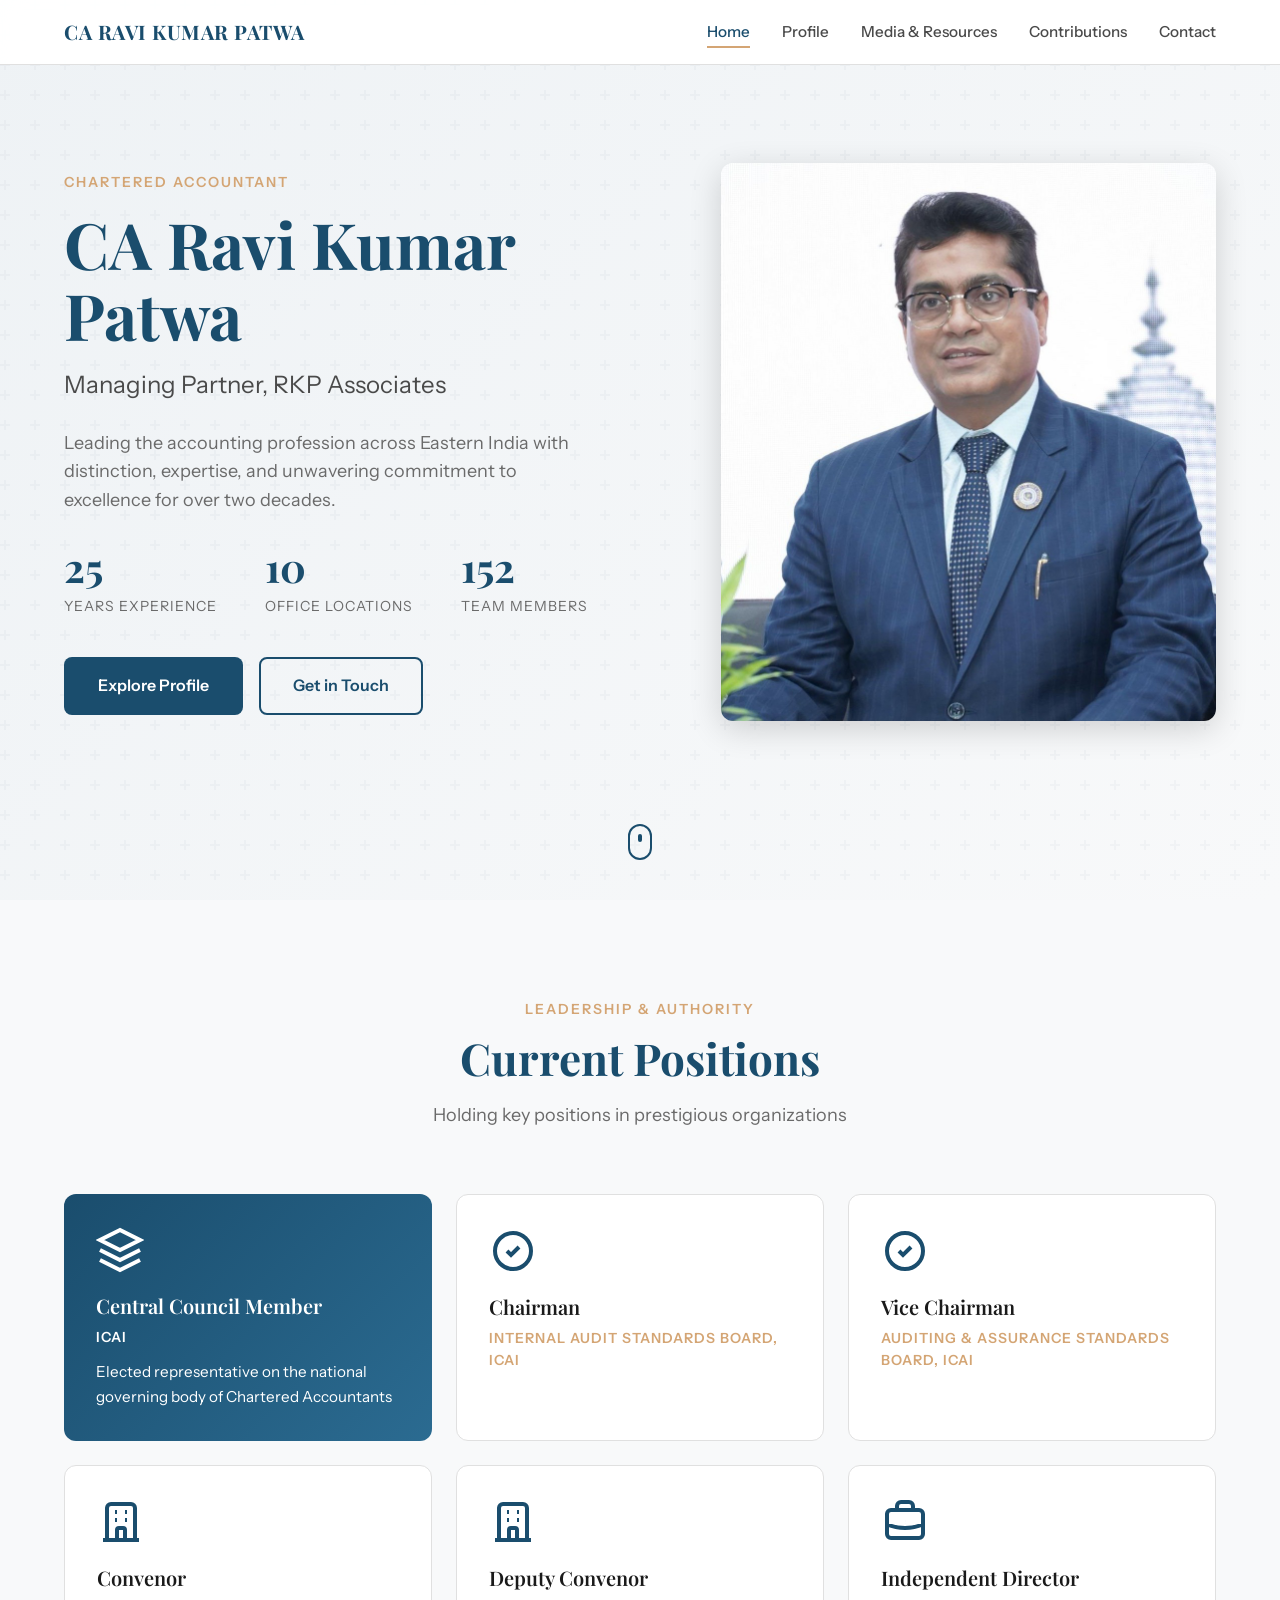
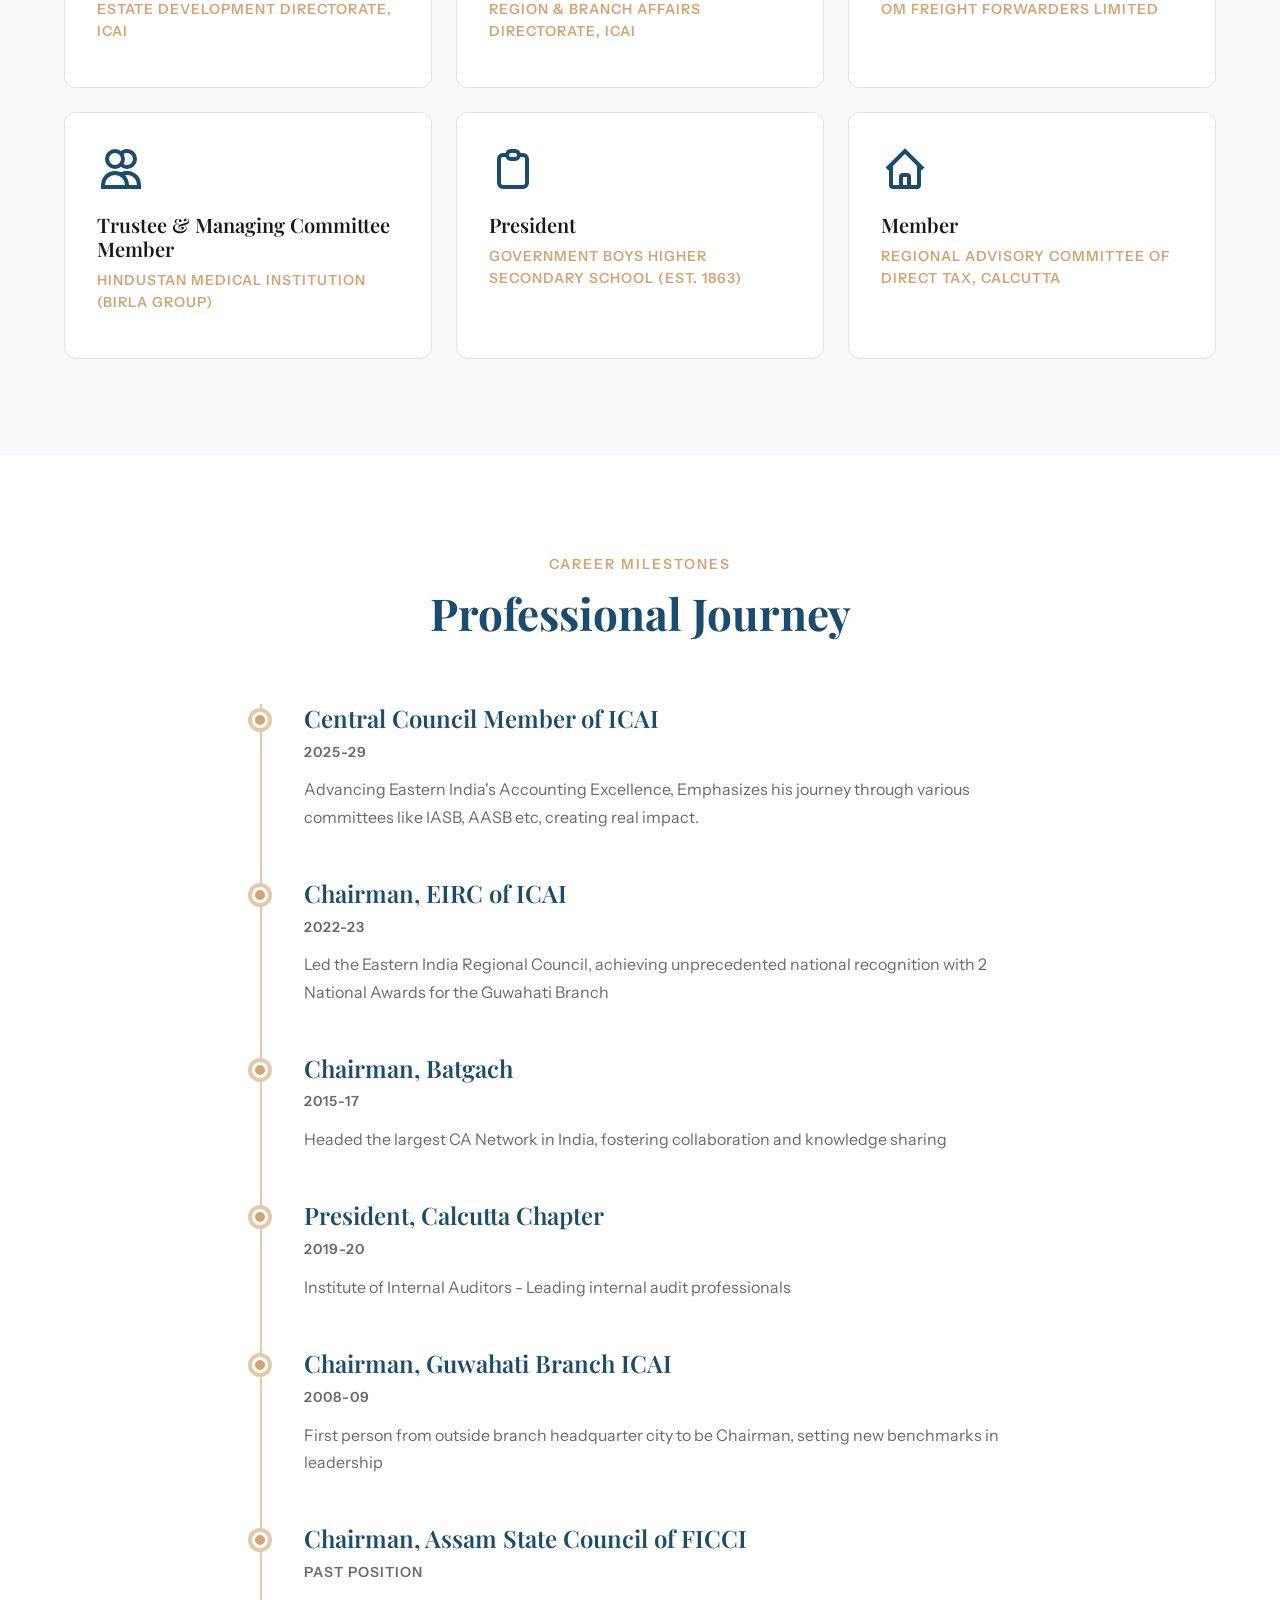
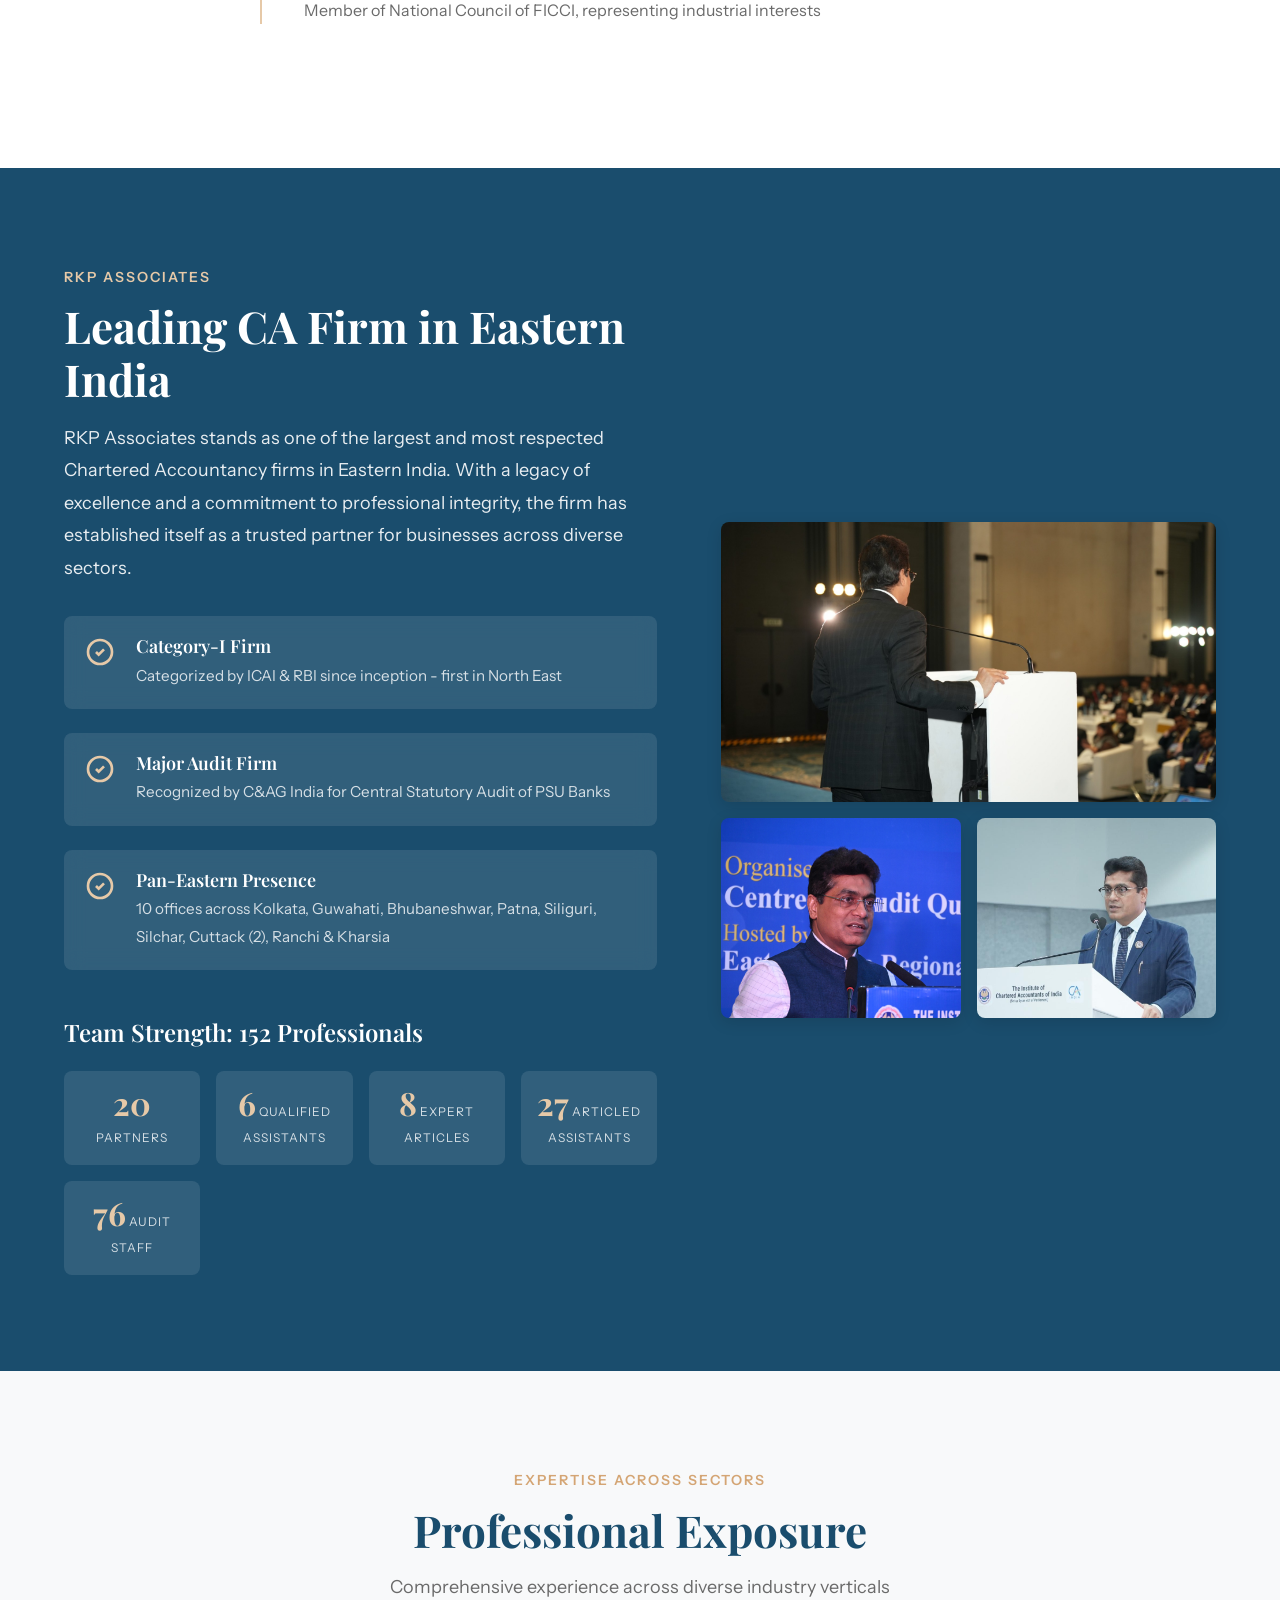
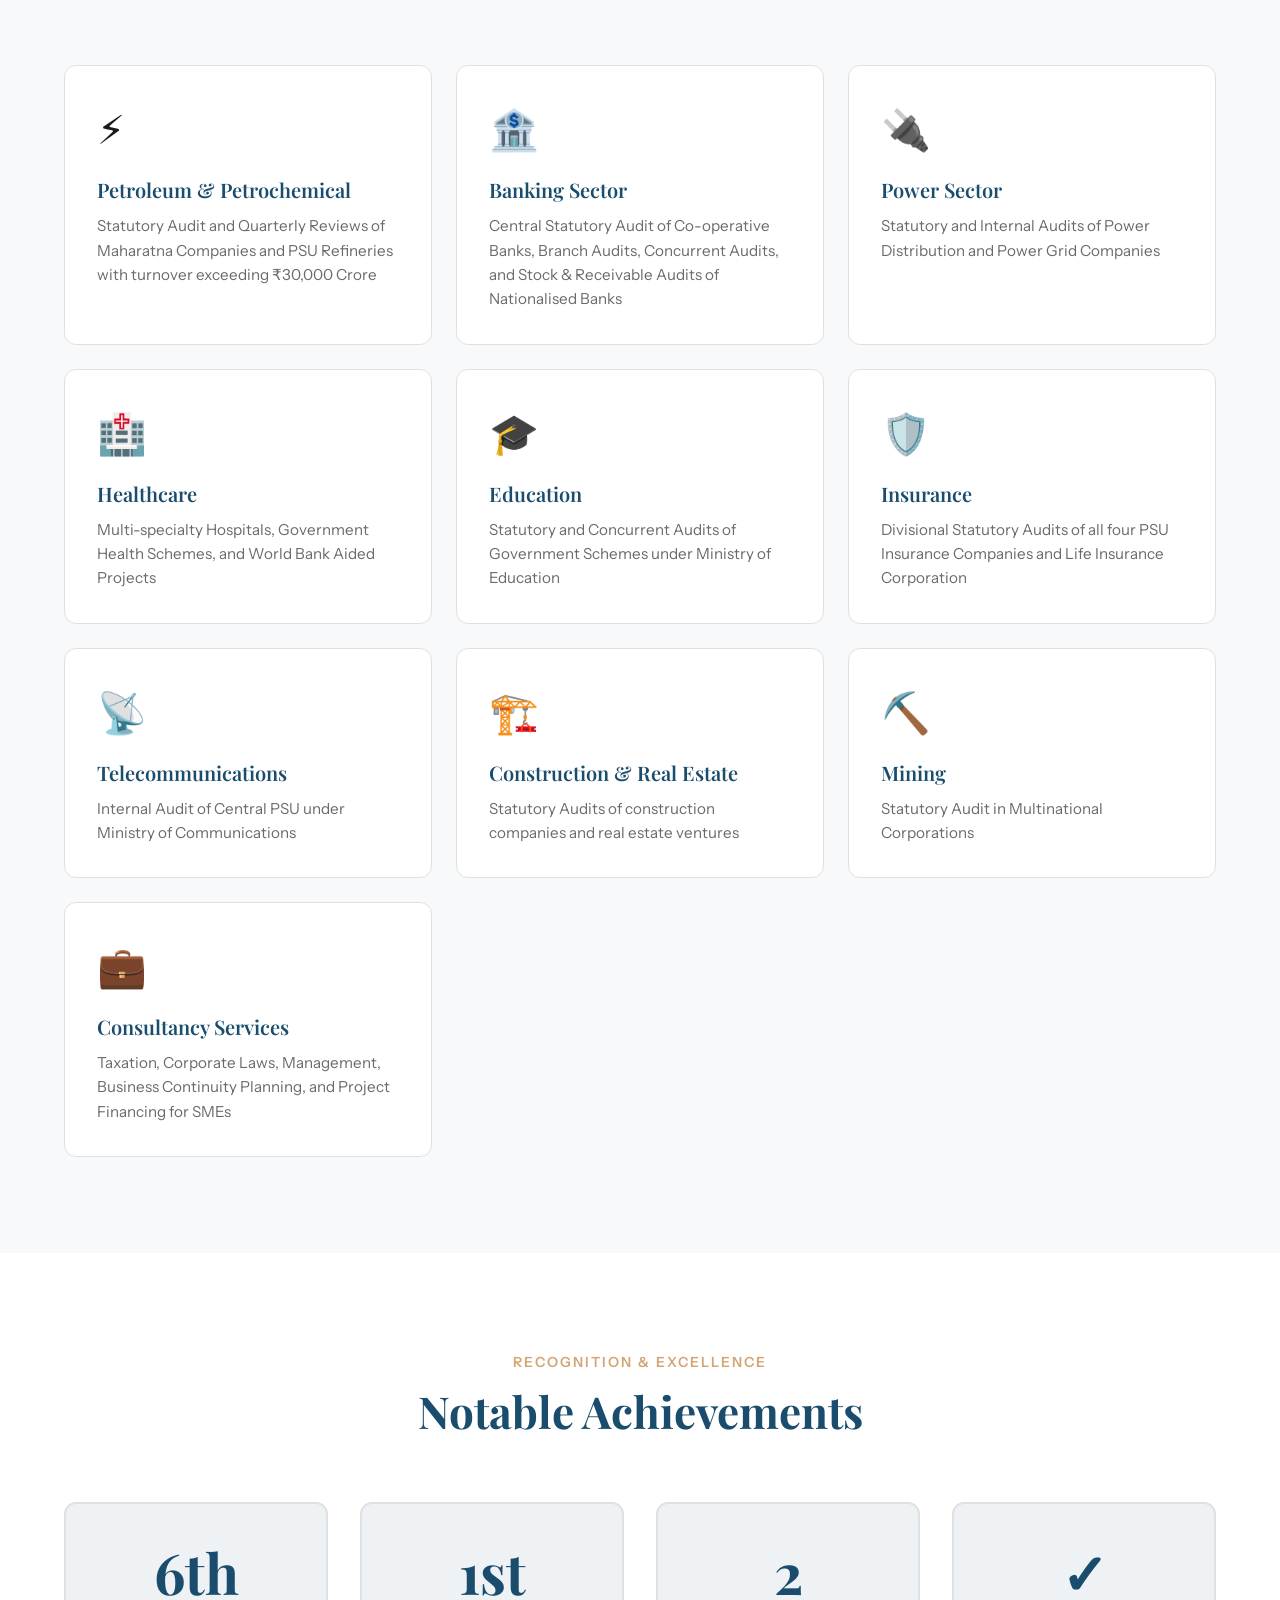
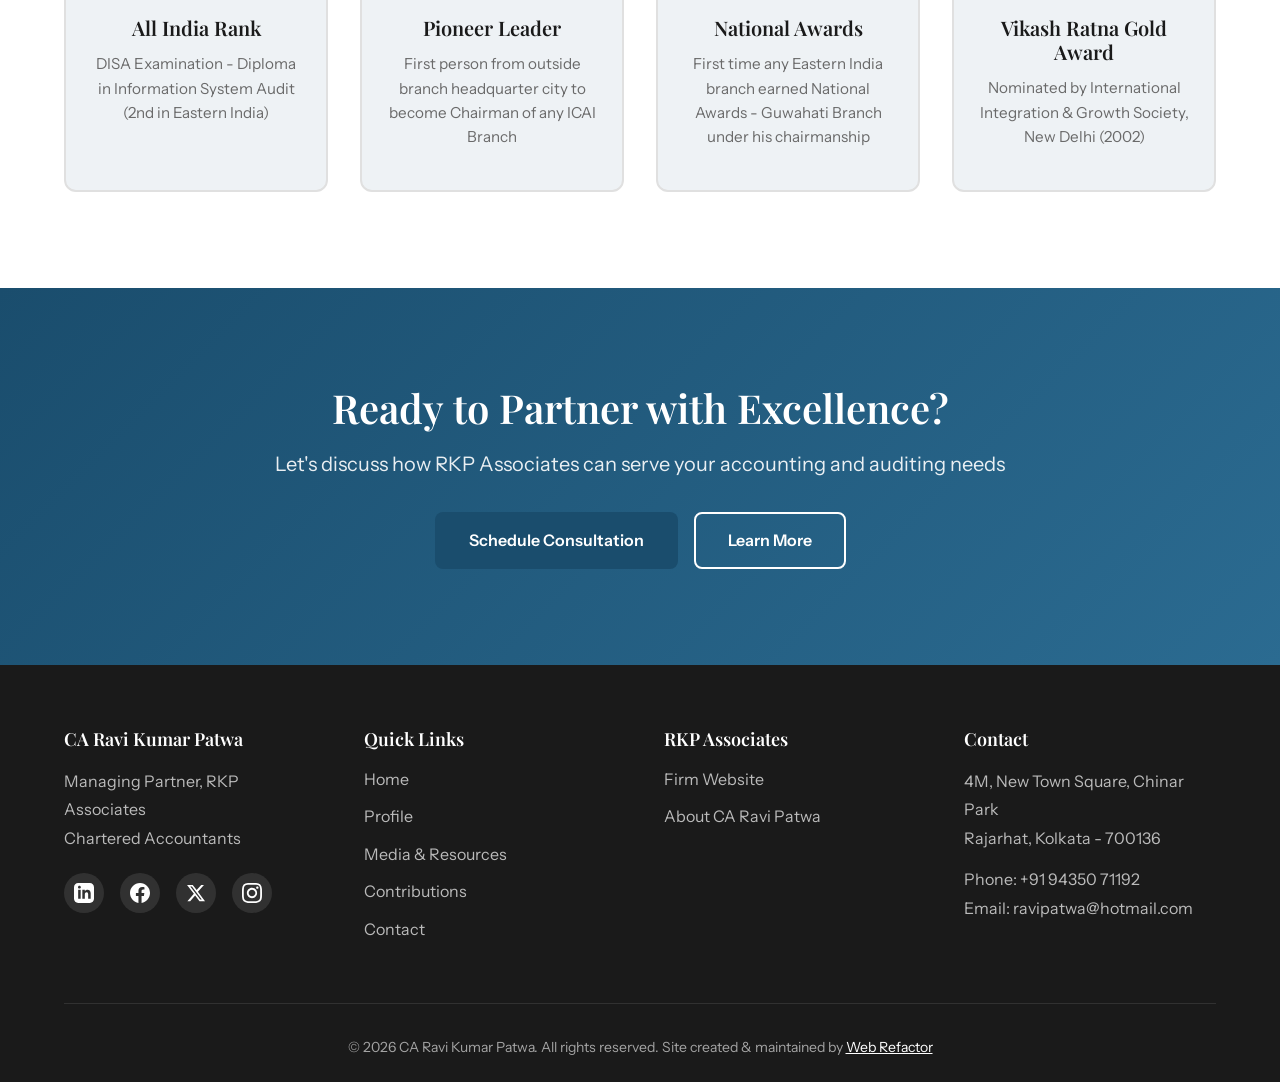
<file: index.html>
<!doctype html>
<html lang="en">
  <head>
    <meta charset="UTF-8" />
    <meta name="viewport" content="width=device-width, initial-scale=1.0" />
    <title>CA Ravi Kumar Patwa - Chartered Accountant</title>
    <link
      href="https://fonts.googleapis.com/css2?family=Playfair+Display:wght@400;600;700&family=Instrument+Sans:wght@400;500;600&display=swap"
      rel="stylesheet"
    />
    <link rel="stylesheet" href="styles.css" />
  </head>
  <body>
    <!-- Navigation -->
    <nav class="navbar">
      <div class="container">
        <div class="nav-brand">
          <span class="brand-name">CA RAVI KUMAR PATWA</span>
        </div>
        <div class="nav-menu" id="navMenu">
          <a href="index.html" class="nav-link active">Home</a>
          <a href="profile.html" class="nav-link">Profile</a>
          <a href="media.html" class="nav-link">Media & Resources</a>
          <a href="contributions.html" class="nav-link">Contributions</a>
          <a href="contact.html" class="nav-link">Contact</a>
        </div>
        <div class="nav-toggle" id="navToggle">
          <span></span>
          <span></span>
          <span></span>
        </div>
      </div>
    </nav>

    <!-- Hero Section -->
    <section class="hero">
      <div class="hero-overlay"></div>
      <div class="hero-content">
        <div class="container">
          <div class="hero-grid">
            <div class="hero-text">
              <div class="hero-label fade-in">Chartered Accountant</div>
              <h1 class="hero-title fade-in-up">CA Ravi Kumar Patwa</h1>
              <p class="hero-subtitle fade-in-up delay-1">
                Managing Partner, RKP Associates
              </p>
              <div class="hero-description fade-in-up delay-2">
                <p>
                  Leading the accounting profession across Eastern India with
                  distinction, expertise, and unwavering commitment to
                  excellence for over two decades.
                </p>
              </div>
              <div class="hero-stats fade-in-up delay-3">
                <div class="stat-item">
                  <div class="stat-number">25</div>
                  <div class="stat-label">Years Experience</div>
                </div>
                <div class="stat-item">
                  <div class="stat-number">10</div>
                  <div class="stat-label">Office Locations</div>
                </div>
                <div class="stat-item">
                  <div class="stat-number">152</div>
                  <div class="stat-label">Team Members</div>
                </div>
              </div>
              <div class="hero-cta fade-in-up delay-4">
                <a href="profile.html" class="btn btn-primary"
                  >Explore Profile</a
                >
                <a href="contact.html" class="btn btn-outline">Get in Touch</a>
              </div>
            </div>
            <div class="hero-image fade-in-right">
              <div class="image-frame">
                <img src="./img/img-3.jpeg" alt="CA Ravi Kumar Patwa" />
                <div class="image-accent"></div>
              </div>
            </div>
          </div>
        </div>
      </div>
      <div class="scroll-indicator">
        <span></span>
      </div>
    </section>

    <!-- Current Positions -->
    <section class="current-positions">
      <div class="container">
        <div class="section-header">
          <span class="section-label">Leadership & Authority</span>
          <h2 class="section-title">Current Positions</h2>
          <p class="section-description">
            Holding key positions in prestigious organizations
          </p>
        </div>

        <div class="positions-grid">
          <div class="position-card highlight">
            <div class="position-icon">
              <svg
                viewBox="0 0 24 24"
                fill="none"
                stroke="currentColor"
                stroke-width="2"
              >
                <path d="M12 2L2 7l10 5 10-5-10-5z" />
                <path d="M2 17l10 5 10-5M2 12l10 5 10-5" />
              </svg>
            </div>
            <h3>Central Council Member</h3>
            <p class="position-org">ICAI</p>
            <p class="position-desc">
              Elected representative on the national governing body of Chartered
              Accountants
            </p>
          </div>

          <div class="position-card">
            <div class="position-icon">
              <svg
                viewBox="0 0 24 24"
                fill="none"
                stroke="currentColor"
                stroke-width="2"
              >
                <path d="M9 12l2 2 4-4m6 2a9 9 0 11-18 0 9 9 0 0118 0z" />
              </svg>
            </div>
            <h3>Chairman</h3>
            <p class="position-org">Internal Audit Standards Board, ICAI</p>
          </div>

          <div class="position-card">
            <div class="position-icon">
              <svg
                viewBox="0 0 24 24"
                fill="none"
                stroke="currentColor"
                stroke-width="2"
              >
                <path d="M9 12l2 2 4-4m6 2a9 9 0 11-18 0 9 9 0 0118 0z" />
              </svg>
            </div>
            <h3>Vice Chairman</h3>
            <p class="position-org">
              Auditing & Assurance Standards Board, ICAI
            </p>
          </div>

          <div class="position-card">
            <div class="position-icon">
              <svg
                viewBox="0 0 24 24"
                fill="none"
                stroke="currentColor"
                stroke-width="2"
              >
                <path
                  d="M19 21V5a2 2 0 00-2-2H7a2 2 0 00-2 2v16m14 0h2m-2 0h-5m-9 0H3m2 0h5M9 7h1m-1 4h1m4-4h1m-1 4h1m-5 10v-5a1 1 0 011-1h2a1 1 0 011 1v5m-4 0h4"
                />
              </svg>
            </div>
            <h3>Convenor</h3>
            <p class="position-org">Estate Development Directorate, ICAI</p>
          </div>

          <div class="position-card">
            <div class="position-icon">
              <svg
                viewBox="0 0 24 24"
                fill="none"
                stroke="currentColor"
                stroke-width="2"
              >
                <path
                  d="M19 21V5a2 2 0 00-2-2H7a2 2 0 00-2 2v16m14 0h2m-2 0h-5m-9 0H3m2 0h5M9 7h1m-1 4h1m4-4h1m-1 4h1m-5 10v-5a1 1 0 011-1h2a1 1 0 011 1v5m-4 0h4"
                />
              </svg>
            </div>
            <h3>Deputy Convenor</h3>
            <p class="position-org">
              Region & Branch Affairs Directorate, ICAI
            </p>
          </div>

          <div class="position-card">
            <div class="position-icon">
              <svg
                viewBox="0 0 24 24"
                fill="none"
                stroke="currentColor"
                stroke-width="2"
              >
                <path
                  d="M21 13.255A23.931 23.931 0 0112 15c-3.183 0-6.22-.62-9-1.745M16 6V4a2 2 0 00-2-2h-4a2 2 0 00-2 2v2m4 6h.01M5 20h14a2 2 0 002-2V8a2 2 0 00-2-2H5a2 2 0 00-2 2v10a2 2 0 002 2z"
                />
              </svg>
            </div>
            <h3>Independent Director</h3>
            <p class="position-org">Om Freight Forwarders Limited</p>
          </div>

          <div class="position-card">
            <div class="position-icon">
              <svg
                viewBox="0 0 24 24"
                fill="none"
                stroke="currentColor"
                stroke-width="2"
              >
                <path
                  d="M12 4.354a4 4 0 110 5.292M15 21H3v-1a6 6 0 0112 0v1zm0 0h6v-1a6 6 0 00-9-5.197M13 7a4 4 0 11-8 0 4 4 0 018 0z"
                />
              </svg>
            </div>
            <h3>Trustee & Managing Committee Member</h3>
            <p class="position-org">
              Hindustan Medical Institution (Birla Group)
            </p>
          </div>

          <div class="position-card">
            <div class="position-icon">
              <svg
                viewBox="0 0 24 24"
                fill="none"
                stroke="currentColor"
                stroke-width="2"
              >
                <path
                  d="M9 5H7a2 2 0 00-2 2v12a2 2 0 002 2h10a2 2 0 002-2V7a2 2 0 00-2-2h-2M9 5a2 2 0 002 2h2a2 2 0 002-2M9 5a2 2 0 012-2h2a2 2 0 012 2"
                />
              </svg>
            </div>
            <h3>President</h3>
            <p class="position-org">
              Government Boys Higher Secondary School (Est. 1863)
            </p>
          </div>

          <div class="position-card">
            <div class="position-icon">
              <svg
                viewBox="0 0 24 24"
                fill="none"
                stroke="currentColor"
                stroke-width="2"
              >
                <path
                  d="M3 12l2-2m0 0l7-7 7 7M5 10v10a1 1 0 001 1h3m10-11l2 2m-2-2v10a1 1 0 01-1 1h-3m-6 0a1 1 0 001-1v-4a1 1 0 011-1h2a1 1 0 011 1v4a1 1 0 001 1m-6 0h6"
                />
              </svg>
            </div>
            <h3>Member</h3>
            <p class="position-org">
              Regional Advisory Committee of Direct Tax, Calcutta
            </p>
          </div>
        </div>
      </div>
    </section>

    <!-- Professional Journey -->
    <section class="journey">
      <div class="container">
        <div class="section-header">
          <span class="section-label">Career Milestones</span>
          <h2 class="section-title">Professional Journey</h2>
        </div>

        <div class="journey-timeline">
          <div class="timeline-item">
            <div class="timeline-marker"></div>
            <div class="timeline-content">
              <h3>Central Council Member of ICAI</h3>
              <p class="timeline-year">2025-29</p>
              <p>
                Advancing Eastern India's Accounting Excellence, Emphasizes his journey through various committees like IASB, AASB etc, creating real impact.
              </p>
            </div>
          </div>

        <div class="journey-timeline">
          <div class="timeline-item">
            <div class="timeline-marker"></div>
            <div class="timeline-content">
              <h3>Chairman, EIRC of ICAI</h3>
              <p class="timeline-year">2022-23</p>
              <p>
                Led the Eastern India Regional Council, achieving unprecedented
                national recognition with 2 National Awards for the Guwahati
                Branch
              </p>
            </div>
          </div>

          <div class="timeline-item">
            <div class="timeline-marker"></div>
            <div class="timeline-content">
              <h3>Chairman, Batgach</h3>
              <p class="timeline-year">2015-17</p>
              <p>
                Headed the largest CA Network in India, fostering collaboration
                and knowledge sharing
              </p>
            </div>
          </div>

          <div class="timeline-item">
            <div class="timeline-marker"></div>
            <div class="timeline-content">
              <h3>President, Calcutta Chapter</h3>
              <p class="timeline-year">2019-20</p>
              <p>
                Institute of Internal Auditors - Leading internal audit
                professionals
              </p>
            </div>
          </div>

          <div class="timeline-item">
            <div class="timeline-marker"></div>
            <div class="timeline-content">
              <h3>Chairman, Guwahati Branch ICAI</h3>
              <p class="timeline-year">2008-09</p>
              <p>
                First person from outside branch headquarter city to be
                Chairman, setting new benchmarks in leadership
              </p>
            </div>
          </div>

          <div class="timeline-item">
            <div class="timeline-marker"></div>
            <div class="timeline-content">
              <h3>Chairman, Assam State Council of FICCI</h3>
              <p class="timeline-year">Past Position</p>
              <p>
                Member of National Council of FICCI, representing industrial
                interests
              </p>
            </div>
          </div>
        </div>
      </div>
    </section>

    <!-- Firm Overview -->
    <section class="firm-overview">
      <div class="container">
        <div class="firm-grid">
          <div class="firm-content">
            <span class="section-label">RKP Associates</span>
            <h2 class="section-title">Leading CA Firm in Eastern India</h2>
            <p>
              RKP Associates stands as one of the largest and most respected
              Chartered Accountancy firms in Eastern India. With a legacy of
              excellence and a commitment to professional integrity, the firm
              has established itself as a trusted partner for businesses across
              diverse sectors.
            </p>

            <div class="firm-highlights">
              <div class="highlight-item">
                <svg
                  viewBox="0 0 24 24"
                  fill="none"
                  stroke="currentColor"
                  stroke-width="2"
                >
                  <path d="M9 12l2 2 4-4m6 2a9 9 0 11-18 0 9 9 0 0118 0z" />
                </svg>
                <div>
                  <h4>Category-I Firm</h4>
                  <p>
                    Categorized by ICAI & RBI since inception - first in North
                    East
                  </p>
                </div>
              </div>

              <div class="highlight-item">
                <svg
                  viewBox="0 0 24 24"
                  fill="none"
                  stroke="currentColor"
                  stroke-width="2"
                >
                  <path d="M9 12l2 2 4-4m6 2a9 9 0 11-18 0 9 9 0 0118 0z" />
                </svg>
                <div>
                  <h4>Major Audit Firm</h4>
                  <p>
                    Recognized by C&AG India for Central Statutory Audit of PSU
                    Banks
                  </p>
                </div>
              </div>

              <div class="highlight-item">
                <svg
                  viewBox="0 0 24 24"
                  fill="none"
                  stroke="currentColor"
                  stroke-width="2"
                >
                  <path d="M9 12l2 2 4-4m6 2a9 9 0 11-18 0 9 9 0 0118 0z" />
                </svg>
                <div>
                  <h4>Pan-Eastern Presence</h4>
                  <p>
                    10 offices across Kolkata, Guwahati, Bhubaneshwar, Patna,
                    Siliguri, Silchar, Cuttack (2), Ranchi & Kharsia
                  </p>
                </div>
              </div>
            </div>

            <div class="team-composition">
              <h3>Team Strength: 152 Professionals</h3>
              <div class="team-stats">
                <div class="team-stat">
                  <span class="stat-number">20</span>
                  <span class="stat-label">Partners</span>
                </div>
                <div class="team-stat">
                  <span class="stat-number">6</span>
                  <span class="stat-label">Qualified Assistants</span>
                </div>
                <div class="team-stat">
                  <span class="stat-number">8</span>
                  <span class="stat-label">Expert Articles</span>
                </div>
                <div class="team-stat">
                  <span class="stat-number">27</span>
                  <span class="stat-label">Articled Assistants</span>
                </div>
                <div class="team-stat">
                  <span class="stat-number">76</span>
                  <span class="stat-label">Audit Staff</span>
                </div>
              </div>
            </div>
          </div>

          <div class="firm-images">
            <div class="image-collage">
              <img
                src="/img/img-5.jpeg"
                alt="Professional Event"
                class="collage-img img-1"
              />
              <img
                src="./img/img-4.jpeg"
                alt="Speaking Engagement"
                class="collage-img img-2"
              />
              <img
                src="./img/img-2.jpeg"
                alt="Leadership Event"
                class="collage-img img-3"
              />
            </div>
          </div>
        </div>
      </div>
    </section>

    <!-- Professional Exposure -->
    <section class="exposure">
      <div class="container">
        <div class="section-header">
          <span class="section-label">Expertise Across Sectors</span>
          <h2 class="section-title">Professional Exposure</h2>
          <p class="section-description">
            Comprehensive experience across diverse industry verticals
          </p>
        </div>

        <div class="exposure-grid">
          <div class="exposure-card">
            <div class="exposure-icon">⚡</div>
            <h3>Petroleum & Petrochemical</h3>
            <p>
              Statutory Audit and Quarterly Reviews of Maharatna Companies and
              PSU Refineries with turnover exceeding ₹30,000 Crore
            </p>
          </div>

          <div class="exposure-card">
            <div class="exposure-icon">🏦</div>
            <h3>Banking Sector</h3>
            <p>
              Central Statutory Audit of Co-operative Banks, Branch Audits,
              Concurrent Audits, and Stock & Receivable Audits of Nationalised
              Banks
            </p>
          </div>

          <div class="exposure-card">
            <div class="exposure-icon">🔌</div>
            <h3>Power Sector</h3>
            <p>
              Statutory and Internal Audits of Power Distribution and Power Grid
              Companies
            </p>
          </div>

          <div class="exposure-card">
            <div class="exposure-icon">🏥</div>
            <h3>Healthcare</h3>
            <p>
              Multi-specialty Hospitals, Government Health Schemes, and World
              Bank Aided Projects
            </p>
          </div>

          <div class="exposure-card">
            <div class="exposure-icon">🎓</div>
            <h3>Education</h3>
            <p>
              Statutory and Concurrent Audits of Government Schemes under
              Ministry of Education
            </p>
          </div>

          <div class="exposure-card">
            <div class="exposure-icon">🛡️</div>
            <h3>Insurance</h3>
            <p>
              Divisional Statutory Audits of all four PSU Insurance Companies
              and Life Insurance Corporation
            </p>
          </div>

          <div class="exposure-card">
            <div class="exposure-icon">📡</div>
            <h3>Telecommunications</h3>
            <p>
              Internal Audit of Central PSU under Ministry of Communications
            </p>
          </div>

          <div class="exposure-card">
            <div class="exposure-icon">🏗️</div>
            <h3>Construction & Real Estate</h3>
            <p>
              Statutory Audits of construction companies and real estate
              ventures
            </p>
          </div>

          <div class="exposure-card">
            <div class="exposure-icon">⛏️</div>
            <h3>Mining</h3>
            <p>Statutory Audit in Multinational Corporations</p>
          </div>

          <div class="exposure-card">
            <div class="exposure-icon">💼</div>
            <h3>Consultancy Services</h3>
            <p>
              Taxation, Corporate Laws, Management, Business Continuity
              Planning, and Project Financing for SMEs
            </p>
          </div>
        </div>
      </div>
    </section>

    <!-- Achievements Highlight -->
    <section class="achievements-highlight">
      <div class="container">
        <div class="section-header">
          <span class="section-label">Recognition & Excellence</span>
          <h2 class="section-title">Notable Achievements</h2>
        </div>

        <div class="achievements-carousel">
          <div class="achievement-card">
            <div class="achievement-number">6th</div>
            <h3>All India Rank</h3>
            <p>
              DISA Examination - Diploma in Information System Audit (2nd in
              Eastern India)
            </p>
          </div>

          <div class="achievement-card">
            <div class="achievement-number">1st</div>
            <h3>Pioneer Leader</h3>
            <p>
              First person from outside branch headquarter city to become
              Chairman of any ICAI Branch
            </p>
          </div>

          <div class="achievement-card">
            <div class="achievement-number">2</div>
            <h3>National Awards</h3>
            <p>
              First time any Eastern India branch earned National Awards -
              Guwahati Branch under his chairmanship
            </p>
          </div>

          <div class="achievement-card">
            <div class="achievement-number">✓</div>
            <h3>Vikash Ratna Gold Award</h3>
            <p>
              Nominated by International Integration & Growth Society, New Delhi
              (2002)
            </p>
          </div>
        </div>
      </div>
    </section>

    <!-- Call to Action -->
    <section class="cta-section">
      <div class="container">
        <div class="cta-content">
          <h2>Ready to Partner with Excellence?</h2>
          <p>
            Let's discuss how RKP Associates can serve your accounting and
            auditing needs
          </p>
          <div class="cta-buttons">
            <a href="contact.html" class="btn btn-primary"
              >Schedule Consultation</a
            >
            <a href="profile.html" class="btn btn-outline-light">Learn More</a>
          </div>
        </div>
      </div>
    </section>

    <!-- Footer -->
    <footer class="footer">
      <div class="container">
        <div class="footer-grid">
          <div class="footer-col">
            <h3>CA Ravi Kumar Patwa</h3>
            <p>Managing Partner, RKP Associates<br />Chartered Accountants</p>
            <div class="social-links">
              <a
                href="https://www.linkedin.com/in/ravi-kumar-patwa-6760015/"
                target="_blank"
                aria-label="LinkedIn"
              >
                <svg viewBox="0 0 24 24" fill="currentColor">
                  <path
                    d="M19 0h-14c-2.761 0-5 2.239-5 5v14c0 2.761 2.239 5 5 5h14c2.762 0 5-2.239 5-5v-14c0-2.761-2.238-5-5-5zm-11 19h-3v-11h3v11zm-1.5-12.268c-.966 0-1.75-.79-1.75-1.764s.784-1.764 1.75-1.764 1.75.79 1.75 1.764-.783 1.764-1.75 1.764zm13.5 12.268h-3v-5.604c0-3.368-4-3.113-4 0v5.604h-3v-11h3v1.765c1.396-2.586 7-2.777 7 2.476v6.759z"
                  />
                </svg>
              </a>
              <a
                href="https://www.facebook.com/caravipatwa/"
                target="_blank"
                aria-label="Facebook"
              >
                <svg viewBox="0 0 24 24" fill="currentColor">
                  <path
                    d="M24 12.073c0-6.627-5.373-12-12-12s-12 5.373-12 12c0 5.99 4.388 10.954 10.125 11.854v-8.385H7.078v-3.47h3.047V9.43c0-3.007 1.792-4.669 4.533-4.669 1.312 0 2.686.235 2.686.235v2.953H15.83c-1.491 0-1.956.925-1.956 1.874v2.25h3.328l-.532 3.47h-2.796v8.385C19.612 23.027 24 18.062 24 12.073z"
                  />
                </svg>
              </a>
              <a
                href="https://x.com/ravipatwa"
                target="_blank"
                aria-label="Twitter"
              >
                <svg viewBox="0 0 24 24" fill="currentColor">
                  <path
                    d="M18.244 2.25h3.308l-7.227 8.26 8.502 11.24H16.17l-5.214-6.817L4.99 21.75H1.68l7.73-8.835L1.254 2.25H8.08l4.713 6.231zm-1.161 17.52h1.833L7.084 4.126H5.117z"
                  />
                </svg>
              </a>
              <a
                href="https://www.instagram.com/ravipatwa12/"
                target="_blank"
                aria-label="Instagram"
              >
                <svg viewBox="0 0 24 24" fill="currentColor">
                  <path
                    d="M12 2.163c3.204 0 3.584.012 4.85.07 3.252.148 4.771 1.691 4.919 4.919.058 1.265.069 1.645.069 4.849 0 3.205-.012 3.584-.069 4.849-.149 3.225-1.664 4.771-4.919 4.919-1.266.058-1.644.07-4.85.07-3.204 0-3.584-.012-4.849-.07-3.26-.149-4.771-1.699-4.919-4.92-.058-1.265-.07-1.644-.07-4.849 0-3.204.013-3.583.07-4.849.149-3.227 1.664-4.771 4.919-4.919 1.266-.057 1.645-.069 4.849-.069zm0-2.163c-3.259 0-3.667.014-4.947.072-4.358.2-6.78 2.618-6.98 6.98-.059 1.281-.073 1.689-.073 4.948 0 3.259.014 3.668.072 4.948.2 4.358 2.618 6.78 6.98 6.98 1.281.058 1.689.072 4.948.072 3.259 0 3.668-.014 4.948-.072 4.354-.2 6.782-2.618 6.979-6.98.059-1.28.073-1.689.073-4.948 0-3.259-.014-3.667-.072-4.947-.196-4.354-2.617-6.78-6.979-6.98-1.281-.059-1.69-.073-4.949-.073zm0 5.838c-3.403 0-6.162 2.759-6.162 6.162s2.759 6.163 6.162 6.163 6.162-2.759 6.162-6.163c0-3.403-2.759-6.162-6.162-6.162zm0 10.162c-2.209 0-4-1.79-4-4 0-2.209 1.791-4 4-4s4 1.791 4 4c0 2.21-1.791 4-4 4zm6.406-11.845c-.796 0-1.441.645-1.441 1.44s.645 1.44 1.441 1.44c.795 0 1.439-.645 1.439-1.44s-.644-1.44-1.439-1.44z"
                  />
                </svg>
              </a>
            </div>
          </div>

          <div class="footer-col">
            <h4>Quick Links</h4>
            <ul>
              <li><a href="index.html">Home</a></li>
              <li><a href="profile.html">Profile</a></li>
              <li><a href="media.html">Media & Resources</a></li>
              <li><a href="contributions.html">Contributions</a></li>
              <li><a href="contact.html">Contact</a></li>
            </ul>
          </div>

          <div class="footer-col">
            <h4>RKP Associates</h4>
            <ul>
              <li>
                <a href="https://rkpassociates.in/" target="_blank"
                  >Firm Website</a
                >
              </li>
              <li>
                <a
                  href="https://rkpassociates.in/ca-ravi-kumar-patwa/"
                  target="_blank"
                  >About CA Ravi Patwa</a
                >
              </li>
            </ul>
          </div>

          <div class="footer-col">
            <h4>Contact</h4>
            <p>
              4M, New Town Square, Chinar Park<br />
              Rajarhat, Kolkata - 700136
            </p>
            <p>
              Phone: +91 94350 71192<br />
              Email: ravipatwa@hotmail.com
            </p>
          </div>
        </div>

        <div class="footer-bottom">
          <p>&copy; 2026 CA Ravi Kumar Patwa. All rights reserved. Site created & maintained by <a
              href="https://www.webrefactor.com"
              style="color: white; text-decoration: underline"
              >Web Refactor</a
            ></p>
        </div>
      </div>
    </footer>

    <script src="script.js"></script>
  </body>
</html>
</file>
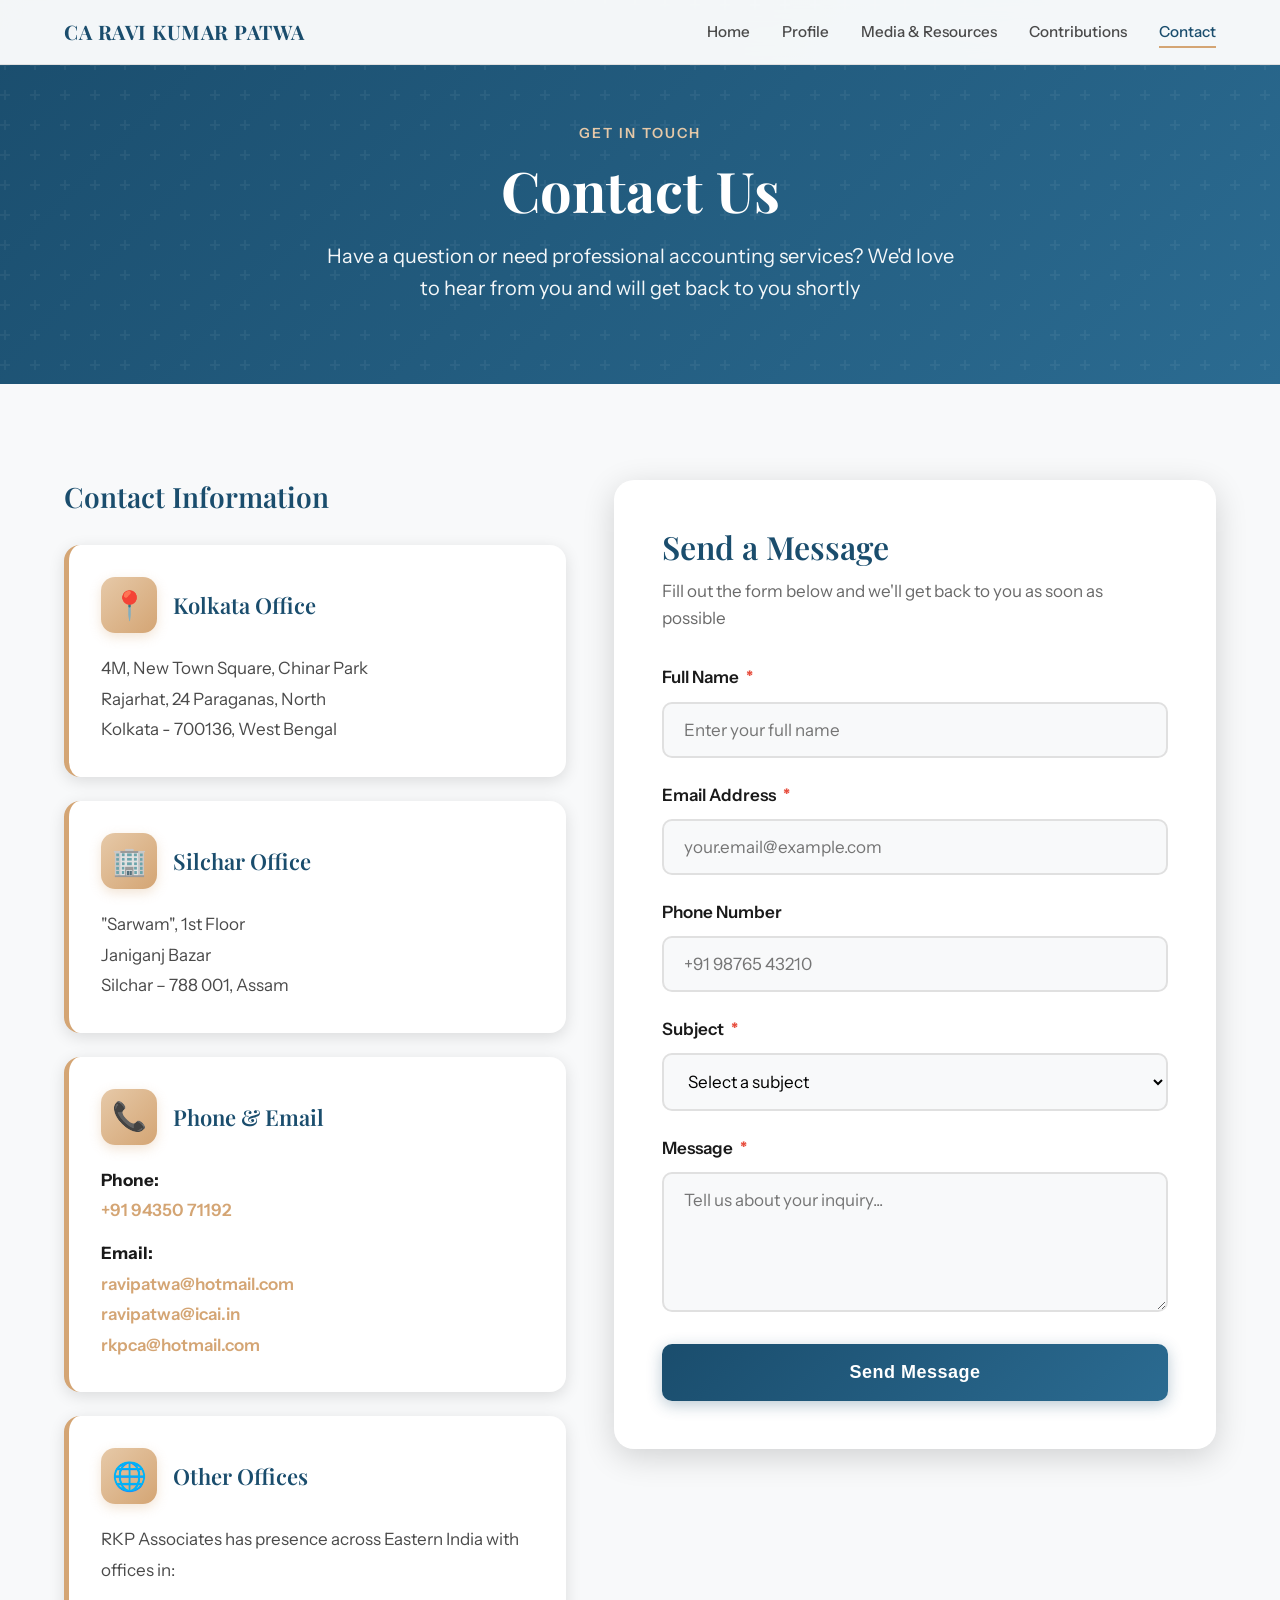
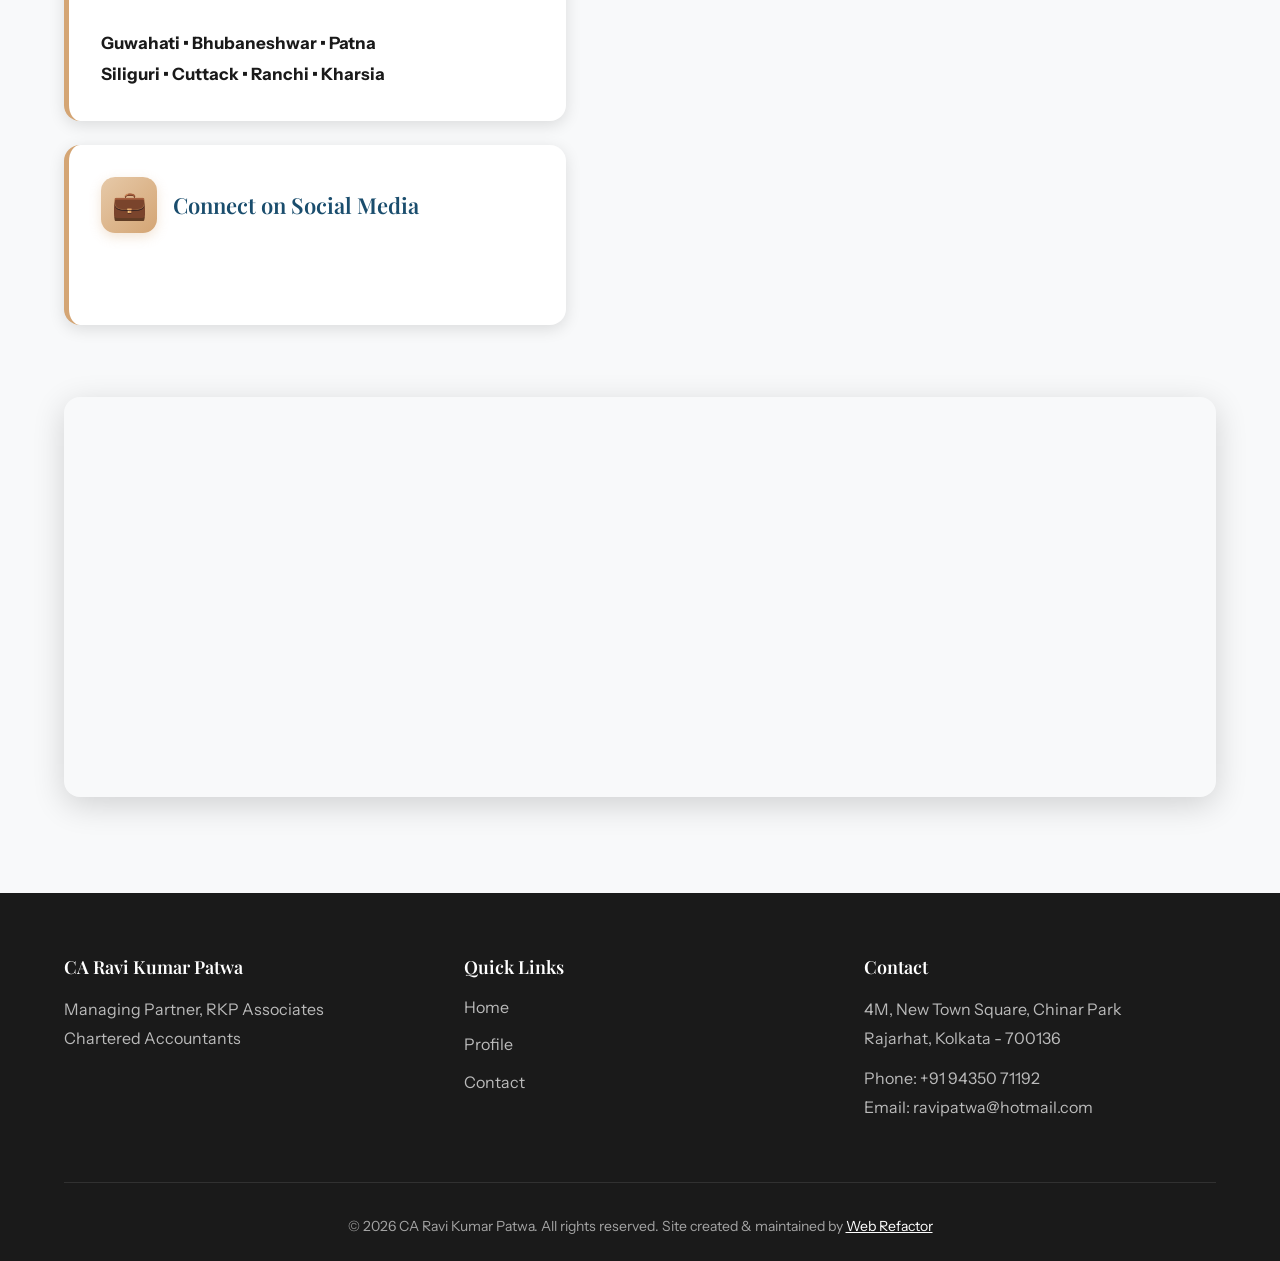
<file: contact.html>
<!doctype html>
<html lang="en">
  <head>
    <meta charset="UTF-8" />
    <meta name="viewport" content="width=device-width, initial-scale=1.0" />
    <title>Contact - CA Ravi Kumar Patwa</title>
    <link
      href="https://fonts.googleapis.com/css2?family=Playfair+Display:wght@400;600;700&family=Instrument+Sans:wght@400;500;600&display=swap"
      rel="stylesheet"
    />
    <link rel="stylesheet" href="styles.css" />
    <style>
      .contact-hero {
        padding: 120px 0 80px;
        background: linear-gradient(
          135deg,
          var(--primary) 0%,
          var(--primary-light) 100%
        );
        position: relative;
        overflow: hidden;
      }
      .contact-hero::before {
        content: "";
        position: absolute;
        inset: 0;
        background: url('data:image/svg+xml,%3Csvg width="60" height="60" viewBox="0 0 60 60" xmlns="http://www.w3.org/2000/svg"%3E%3Cg fill="none" fill-rule="evenodd"%3E%3Cg fill="%23ffffff" fill-opacity="0.05"%3E%3Cpath d="M36 34v-4h-2v4h-4v2h4v4h2v-4h4v-2h-4zm0-30V0h-2v4h-4v2h4v4h2V6h4V4h-4zM6 34v-4H4v4H0v2h4v4h2v-4h4v-2H6zM6 4V0H4v4H0v2h4v4h2V6h4V4H6z"/%3E%3C/g%3E%3C/g%3E%3C/svg%3E');
      }
      .contact-hero .section-label {
        color: var(--accent-light);
      }
      .contact-hero .section-title {
        color: white;
        font-size: 3.5rem;
      }
      .contact-hero .section-description {
        color: rgba(255, 255, 255, 0.95);
        font-size: 1.25rem;
      }

      /* Contact Grid */
      .contact-main-grid {
        display: grid;
        grid-template-columns: 1fr 1.2fr;
        gap: 48px;
        align-items: start;
      }

      /* Contact Info Cards */
      .contact-info-section h3 {
        color: var(--primary);
        font-size: 1.75rem;
        margin-bottom: 32px;
      }
      .info-card {
        background: white;
        padding: 32px;
        border-radius: 16px;
        margin-bottom: 24px;
        border-left: 5px solid var(--accent);
        box-shadow: var(--shadow-md);
        transition: var(--transition);
      }
      .info-card:hover {
        transform: translateX(8px);
        box-shadow: var(--shadow-lg);
      }
      .info-header {
        display: flex;
        align-items: center;
        gap: 16px;
        margin-bottom: 20px;
      }
      .info-icon {
        width: 56px;
        height: 56px;
        background: linear-gradient(
          135deg,
          var(--accent-light) 0%,
          var(--accent) 100%
        );
        border-radius: 14px;
        display: flex;
        align-items: center;
        justify-content: center;
        font-size: 1.75rem;
        flex-shrink: 0;
        box-shadow: 0 4px 12px rgba(212, 165, 116, 0.3);
      }
      .info-header h4 {
        color: var(--primary);
        font-size: 1.375rem;
        margin: 0;
      }
      .info-details {
        color: var(--text-secondary);
        line-height: 1.8;
        font-size: 1.0625rem;
      }
      .info-details strong {
        color: var(--text-primary);
        display: block;
        margin-top: 12px;
      }
      .info-details a {
        color: var(--accent);
        text-decoration: none;
        font-weight: 600;
        transition: var(--transition);
      }
      .info-details a:hover {
        color: var(--accent-dark);
      }

      /* Form Section */
      .form-section {
        background: white;
        padding: 48px;
        border-radius: 20px;
        box-shadow: var(--shadow-lg);
        position: sticky;
        top: 100px;
      }
      .form-section h3 {
        color: var(--primary);
        font-size: 2rem;
        margin-bottom: 12px;
      }
      .form-section p {
        color: var(--text-light);
        margin-bottom: 32px;
        font-size: 1.0625rem;
      }
      .form-group {
        margin-bottom: 24px;
      }
      .form-group label {
        display: block;
        font-weight: 600;
        color: var(--text-primary);
        margin-bottom: 10px;
        font-size: 1.0625rem;
      }
      .form-group label .required {
        color: #e74c3c;
        margin-left: 4px;
      }
      .form-group input,
      .form-group textarea,
      .form-group select {
        width: 100%;
        padding: 16px 20px;
        border: 2px solid var(--border);
        border-radius: 10px;
        font-family: var(--font-body);
        font-size: 1.0625rem;
        transition: var(--transition);
        background: var(--bg-secondary);
      }
      .form-group input:focus,
      .form-group textarea:focus,
      .form-group select:focus {
        outline: none;
        border-color: var(--primary);
        background: white;
        box-shadow: 0 0 0 4px rgba(26, 77, 109, 0.1);
      }
      .form-group textarea {
        min-height: 140px;
        resize: vertical;
      }
      .submit-btn {
        width: 100%;
        padding: 18px 32px;
        background: linear-gradient(
          135deg,
          var(--primary) 0%,
          var(--primary-light) 100%
        );
        color: white;
        border: none;
        border-radius: 10px;
        font-size: 1.125rem;
        font-weight: 700;
        cursor: pointer;
        transition: var(--transition);
        box-shadow: 0 4px 15px rgba(26, 77, 109, 0.3);
        letter-spacing: 0.5px;
      }
      .submit-btn:hover {
        transform: translateY(-3px);
        box-shadow: 0 8px 25px rgba(26, 77, 109, 0.4);
      }
      .submit-btn:active {
        transform: translateY(-1px);
      }

      /* Thank You Overlay */
      .thank-you-overlay {
        position: fixed;
        inset: 0;
        background: linear-gradient(
          135deg,
          var(--primary) 0%,
          var(--primary-light) 100%
        );
        display: flex;
        align-items: center;
        justify-content: center;
        z-index: 9999;
        opacity: 0;
        visibility: hidden;
        transition:
          opacity 0.5s ease,
          visibility 0.5s ease;
      }
      .thank-you-overlay.active {
        opacity: 1;
        visibility: visible;
      }
      .thank-you-content {
        text-align: center;
        color: white;
        max-width: 600px;
        padding: 40px;
        transform: scale(0.8);
        transition: transform 0.5s cubic-bezier(0.68, -0.55, 0.265, 1.55);
      }
      .thank-you-overlay.active .thank-you-content {
        transform: scale(1);
      }
      .checkmark-circle {
        width: 120px;
        height: 120px;
        margin: 0 auto 32px;
        background: rgba(255, 255, 255, 0.2);
        border-radius: 50%;
        display: flex;
        align-items: center;
        justify-content: center;
        animation: scaleIn 0.5s ease-out 0.2s backwards;
      }
      .checkmark {
        width: 80px;
        height: 80px;
        border-radius: 50%;
        background: white;
        position: relative;
      }
      .checkmark::after {
        content: "✓";
        position: absolute;
        top: 50%;
        left: 50%;
        transform: translate(-50%, -50%);
        font-size: 3rem;
        color: var(--primary);
        font-weight: bold;
        animation: checkmarkAppear 0.3s ease-out 0.5s backwards;
      }
      .thank-you-content h2 {
        font-size: 3rem;
        margin-bottom: 20px;
        color: white;
        animation: fadeInUp 0.6s ease-out 0.6s backwards;
      }
      .thank-you-content p {
        font-size: 1.25rem;
        margin-bottom: 32px;
        color: rgba(255, 255, 255, 0.95);
        animation: fadeInUp 0.6s ease-out 0.8s backwards;
      }
      .redirect-message {
        font-size: 1.0625rem;
        color: rgba(255, 255, 255, 0.8);
        animation: fadeInUp 0.6s ease-out 1s backwards;
      }

      @keyframes scaleIn {
        from {
          transform: scale(0);
          opacity: 0;
        }
        to {
          transform: scale(1);
          opacity: 1;
        }
      }
      @keyframes checkmarkAppear {
        from {
          transform: translate(-50%, -50%) scale(0);
        }
        to {
          transform: translate(-50%, -50%) scale(1);
        }
      }
      @keyframes fadeInUp {
        from {
          opacity: 0;
          transform: translateY(30px);
        }
        to {
          opacity: 1;
          transform: translateY(0);
        }
      }

      /* Map Section */
      .map-section {
        margin-top: 48px;
        border-radius: 16px;
        overflow: hidden;
        box-shadow: var(--shadow-lg);
        height: 400px;
      }
      .map-section iframe {
        width: 100%;
        height: 100%;
        border: 0;
      }

      /* Responsive */
      @media (max-width: 968px) {
        .contact-hero .section-title {
          font-size: 2.5rem;
        }
        .contact-main-grid {
          grid-template-columns: 1fr;
        }
        .form-section {
          position: static;
          top: auto;
        }
      }
      @media (max-width: 640px) {
        .form-section {
          padding: 32px 24px;
        }
        .thank-you-content h2 {
          font-size: 2.25rem;
        }
      }
    </style>
  </head>
  <body>
    <nav class="navbar">
      <div class="container">
        <div class="nav-brand">
          <span class="brand-name">CA RAVI KUMAR PATWA</span>
        </div>
        <div class="nav-menu" id="navMenu">
          <a href="index.html" class="nav-link">Home</a>
          <a href="profile.html" class="nav-link">Profile</a>
          <a href="media.html" class="nav-link">Media & Resources</a>
          <a href="contributions.html" class="nav-link">Contributions</a>
          <a href="contact.html" class="nav-link active">Contact</a>
        </div>
        <div class="nav-toggle" id="navToggle">
          <span></span><span></span><span></span>
        </div>
      </div>
    </nav>

    <section class="contact-hero">
      <div class="container" style="position: relative; z-index: 1">
        <div style="max-width: 900px; margin: 0 auto; text-align: center">
          <span class="section-label">Get in Touch</span>
          <h1 class="section-title">Contact Us</h1>
          <p class="section-description">
            Have a question or need professional accounting services? We'd love
            to hear from you and will get back to you shortly
          </p>
        </div>
      </div>
    </section>

    <section style="padding: 96px 0; background: var(--bg-secondary)">
      <div class="container">
        <div class="contact-main-grid">
          <!-- Contact Information -->
          <div class="contact-info-section">
            <h3>Contact Information</h3>

            <div class="info-card">
              <div class="info-header">
                <div class="info-icon">📍</div>
                <h4>Kolkata Office</h4>
              </div>
              <div class="info-details">
                4M, New Town Square, Chinar Park<br />
                Rajarhat, 24 Paraganas, North<br />
                Kolkata - 700136, West Bengal
              </div>
            </div>

            <div class="info-card">
              <div class="info-header">
                <div class="info-icon">🏢</div>
                <h4>Silchar Office</h4>
              </div>
              <div class="info-details">
                "Sarwam", 1st Floor<br />
                Janiganj Bazar<br />
                Silchar – 788 001, Assam
              </div>
            </div>

            <div class="info-card">
              <div class="info-header">
                <div class="info-icon">📞</div>
                <h4>Phone & Email</h4>
              </div>
              <div class="info-details">
                <strong>Phone:</strong>
                <a href="tel:+919435071192">+91 94350 71192</a>
                <strong>Email:</strong>
                <a href="mailto:ravipatwa@hotmail.com">ravipatwa@hotmail.com</a
                ><br />
                <a href="mailto:ravipatwa@icai.in">ravipatwa@icai.in</a><br />
                <a href="mailto:rkpca@hotmail.com">rkpca@hotmail.com</a>
              </div>
            </div>

            <div class="info-card">
              <div class="info-header">
                <div class="info-icon">🌐</div>
                <h4>Other Offices</h4>
              </div>
              <div class="info-details">
                RKP Associates has presence across Eastern India with offices
                in:<br /><br />
                <strong
                  >Guwahati • Bhubaneshwar • Patna<br />
                  Siliguri • Cuttack • Ranchi • Kharsia</strong
                >
              </div>
            </div>

            <div class="info-card">
              <div class="info-header">
                <div class="info-icon">💼</div>
                <h4>Connect on Social Media</h4>
              </div>
              <div class="social-links" style="margin-top: 16px">
                <a
                  href="https://www.linkedin.com/in/ravi-kumar-patwa-6760015/"
                  target="_blank"
                  aria-label="LinkedIn"
                >
                  <svg viewBox="0 0 24 24" fill="currentColor">
                    <path
                      d="M19 0h-14c-2.761 0-5 2.239-5 5v14c0 2.761 2.239 5 5 5h14c2.762 0 5-2.239 5-5v-14c0-2.761-2.238-5-5-5zm-11 19h-3v-11h3v11zm-1.5-12.268c-.966 0-1.75-.79-1.75-1.764s.784-1.764 1.75-1.764 1.75.79 1.75 1.764-.783 1.764-1.75 1.764zm13.5 12.268h-3v-5.604c0-3.368-4-3.113-4 0v5.604h-3v-11h3v1.765c1.396-2.586 7-2.777 7 2.476v6.759z"
                    />
                  </svg>
                </a>
                <a
                  href="https://www.facebook.com/caravipatwa/"
                  target="_blank"
                  aria-label="Facebook"
                >
                  <svg viewBox="0 0 24 24" fill="currentColor">
                    <path
                      d="M24 12.073c0-6.627-5.373-12-12-12s-12 5.373-12 12c0 5.99 4.388 10.954 10.125 11.854v-8.385H7.078v-3.47h3.047V9.43c0-3.007 1.792-4.669 4.533-4.669 1.312 0 2.686.235 2.686.235v2.953H15.83c-1.491 0-1.956.925-1.956 1.874v2.25h3.328l-.532 3.47h-2.796v8.385C19.612 23.027 24 18.062 24 12.073z"
                    />
                  </svg>
                </a>
                <a
                  href="https://x.com/ravipatwa"
                  target="_blank"
                  aria-label="Twitter"
                >
                  <svg viewBox="0 0 24 24" fill="currentColor">
                    <path
                      d="M18.244 2.25h3.308l-7.227 8.26 8.502 11.24H16.17l-5.214-6.817L4.99 21.75H1.68l7.73-8.835L1.254 2.25H8.08l4.713 6.231zm-1.161 17.52h1.833L7.084 4.126H5.117z"
                    />
                  </svg>
                </a>
                <a
                  href="https://www.instagram.com/ravipatwa12/"
                  target="_blank"
                  aria-label="Instagram"
                >
                  <svg viewBox="0 0 24 24" fill="currentColor">
                    <path
                      d="M12 2.163c3.204 0 3.584.012 4.85.07 3.252.148 4.771 1.691 4.919 4.919.058 1.265.069 1.645.069 4.849 0 3.205-.012 3.584-.069 4.849-.149 3.225-1.664 4.771-4.919 4.919-1.266.058-1.644.07-4.85.07-3.204 0-3.584-.012-4.849-.07-3.26-.149-4.771-1.699-4.919-4.92-.058-1.265-.07-1.644-.07-4.849 0-3.204.013-3.583.07-4.849.149-3.227 1.664-4.771 4.919-4.919 1.266-.057 1.645-.069 4.849-.069zm0-2.163c-3.259 0-3.667.014-4.947.072-4.358.2-6.78 2.618-6.98 6.98-.059 1.281-.073 1.689-.073 4.948 0 3.259.014 3.668.072 4.948.2 4.358 2.618 6.78 6.98 6.98 1.281.058 1.689.072 4.948.072 3.259 0 3.668-.014 4.948-.072 4.354-.2 6.782-2.618 6.979-6.98.059-1.28.073-1.689.073-4.948 0-3.259-.014-3.667-.072-4.947-.196-4.354-2.617-6.78-6.979-6.98-1.281-.059-1.69-.073-4.949-.073zm0 5.838c-3.403 0-6.162 2.759-6.162 6.162s2.759 6.163 6.162 6.163 6.162-2.759 6.162-6.163c0-3.403-2.759-6.162-6.162-6.162zm0 10.162c-2.209 0-4-1.79-4-4 0-2.209 1.791-4 4-4s4 1.791 4 4c0 2.21-1.791 4-4 4zm6.406-11.845c-.796 0-1.441.645-1.441 1.44s.645 1.44 1.441 1.44c.795 0 1.439-.645 1.439-1.44s-.644-1.44-1.439-1.44z"
                    />
                  </svg>
                </a>
              </div>
            </div>
          </div>

          <!-- Contact Form -->
          <div class="form-section">
            <h3>Send a Message</h3>
            <p>
              Fill out the form below and we'll get back to you as soon as
              possible
            </p>

            <form
              id="contactForm"
              action="https://formsubmit.co/ravipatwa@hotmail.com"
              method="POST"
            >
              <!-- FormSubmit Configuration -->
              <input
                type="hidden"
                name="_subject"
                value="New Contact Form Submission - CA Ravi Patwa Website"
              />
              <input type="hidden" name="_captcha" value="false" />
              <input type="hidden" name="_template" value="box" />
              <input
                type="hidden"
                name="_next"
                value="https://yourdomain.com/contact.html?success=true"
              />

              <div class="form-group">
                <label for="name"
                  >Full Name <span class="required">*</span></label
                >
                <input
                  type="text"
                  id="name"
                  name="name"
                  required
                  placeholder="Enter your full name"
                />
              </div>

              <div class="form-group">
                <label for="email"
                  >Email Address <span class="required">*</span></label
                >
                <input
                  type="email"
                  id="email"
                  name="email"
                  required
                  placeholder="your.email@example.com"
                />
              </div>

              <div class="form-group">
                <label for="phone">Phone Number</label>
                <input
                  type="tel"
                  id="phone"
                  required
                  name="phone"
                  placeholder="+91 98765 43210"
                />
              </div>

              <div class="form-group">
                <label for="subject"
                  >Subject <span class="required">*</span></label
                >
                <select id="subject" name="subject" required>
                  <option value="">Select a subject</option>
                  <option value="Audit Services">Audit Services</option>
                  <option value="Tax Consultation">Tax Consultation</option>
                  <option value="Business Advisory">Business Advisory</option>
                  <option value="Training Program">
                    Training Program Inquiry
                  </option>
                  <option value="Speaking Engagement">
                    Speaking Engagement Request
                  </option>
                  <option value="General Inquiry">General Inquiry</option>
                  <option value="Other">Other</option>
                </select>
              </div>

              <div class="form-group">
                <label for="message"
                  >Message <span class="required">*</span></label
                >
                <textarea
                  id="message"
                  name="message"
                  required
                  placeholder="Tell us about your inquiry..."
                ></textarea>
              </div>

              <button type="submit" class="submit-btn">Send Message</button>
            </form>
          </div>
        </div>

        <!-- Map Section -->
        <div class="map-section">
          <iframe
            src="https://www.google.com/maps/embed?pb=!1m18!1m12!1m3!1d230.17542127241063!2d88.44267069151776!3d22.623690908534442!2m3!1f0!2f0!3f0!3m2!1i1024!2i768!4f13.1!3m3!1m2!1s0x39f89f1d3b59afcd%3A0x77a9104f377a9cdc!2sNew%20Town%20Square!5e0!3m2!1sen!2sus!4v1773824772477!5m2!1sen!2sus"
          >
            allowfullscreen="" loading="lazy"
            referrerpolicy="no-referrer-when-downgrade" ></iframe
          >
        </div>
      </div>
    </section>

    <!-- Thank You Overlay -->
    <div class="thank-you-overlay" id="thankYouOverlay">
      <div class="thank-you-content">
        <div class="checkmark-circle">
          <div class="checkmark"></div>
        </div>
        <h2>Thank You!</h2>
        <p>
          Your message has been successfully sent. We'll get back to you
          shortly.
        </p>
        <p class="redirect-message">
          Redirecting to homepage in <span id="countdown">3</span> seconds...
        </p>
      </div>
    </div>

    <footer class="footer">
      <div class="container">
        <div class="footer-grid">
          <div class="footer-col">
            <h3>CA Ravi Kumar Patwa</h3>
            <p>Managing Partner, RKP Associates<br />Chartered Accountants</p>
          </div>
          <div class="footer-col">
            <h4>Quick Links</h4>
            <ul>
              <li><a href="index.html">Home</a></li>
              <li><a href="profile.html">Profile</a></li>
              <li><a href="contact.html">Contact</a></li>
            </ul>
          </div>
          <div class="footer-col">
            <h4>Contact</h4>
            <p>
              4M, New Town Square, Chinar Park<br />Rajarhat, Kolkata - 700136
            </p>
            <p>Phone: +91 94350 71192<br />Email: ravipatwa@hotmail.com</p>
          </div>
        </div>
        <div class="footer-bottom">
          <p>
            &copy; 2026 CA Ravi Kumar Patwa. All rights reserved. Site created &
            maintained by
            <a
              href="https://www.webrefactor.com"
              style="color: white; text-decoration: underline"
              >Web Refactor</a
            >
          </p>
        </div>
      </div>
    </footer>

    <script src="script.js"></script>
    <script>
      // Check for success parameter in URL
      const urlParams = new URLSearchParams(window.location.search);
      if (urlParams.get("success") === "true") {
        showThankYou();
      }

      // Form submission handler
      document
        .getElementById("contactForm")
        .addEventListener("submit", function (e) {
          // Let the form submit naturally to FormSubmit
          // After submission, FormSubmit will redirect back with ?success=true
          // Then showThankYou() will be called
        });

      function showThankYou() {
        const overlay = document.getElementById("thankYouOverlay");
        overlay.classList.add("active");

        let countdown = 3;
        const countdownElement = document.getElementById("countdown");

        const timer = setInterval(() => {
          countdown--;
          countdownElement.textContent = countdown;

          if (countdown <= 0) {
            clearInterval(timer);
            window.location.href = "index.html";
          }
        }, 1000);
      }

      // Alternative: Handle form submission with AJAX (if you prefer)
      // Uncomment this if you want to handle submission without page reload
      document
        .getElementById("contactForm")
        .addEventListener("submit", async function (e) {
          e.preventDefault();

          const formData = new FormData(this);

          try {
            const response = await fetch(this.action, {
              method: "POST",
              body: formData,
              headers: {
                Accept: "application/json",
              },
            });

            if (response.ok) {
              showThankYou();
              this.reset();
            } else {
              alert(
                "Sorry, there was an error sending your message. Please try again.",
              );
            }
          } catch (error) {
            alert(
              "Sorry, there was an error sending your message. Please try again.",
            );
          }
        });
    </script>
  </body>
</html>
</file>
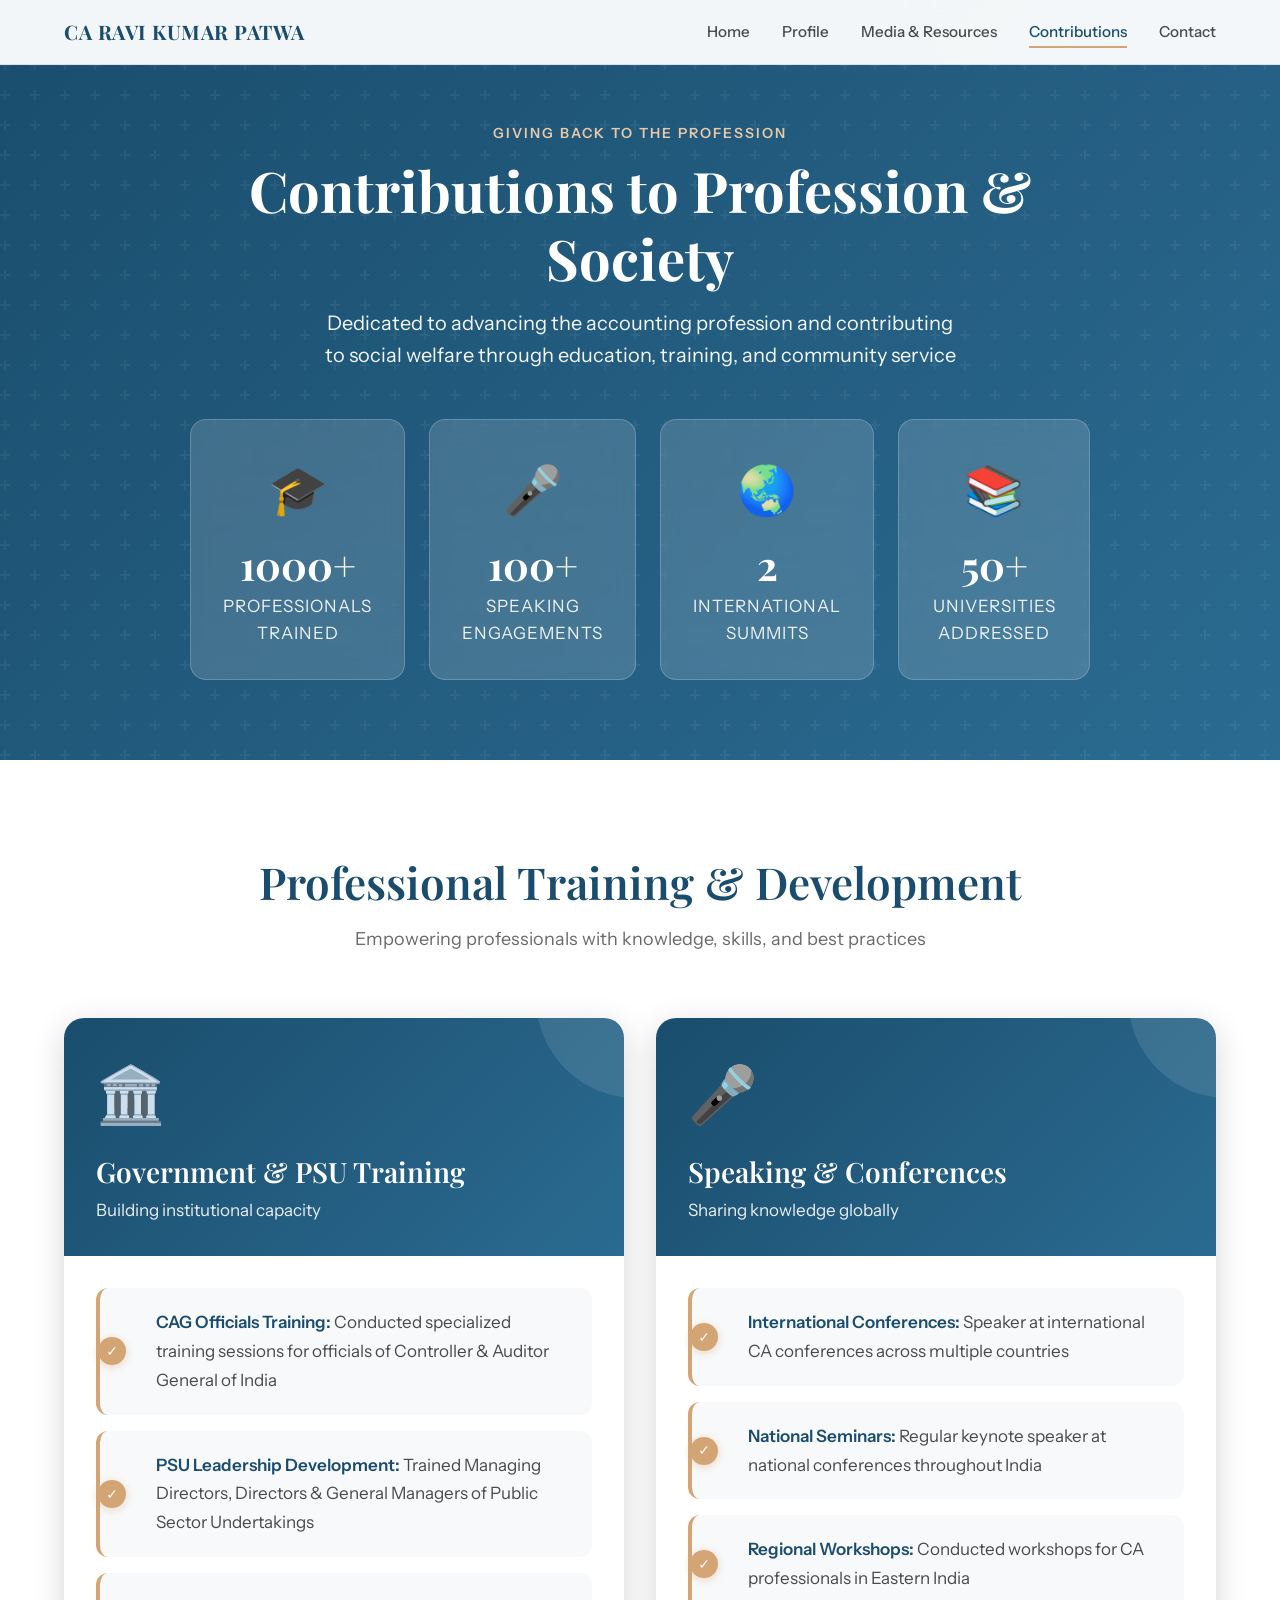
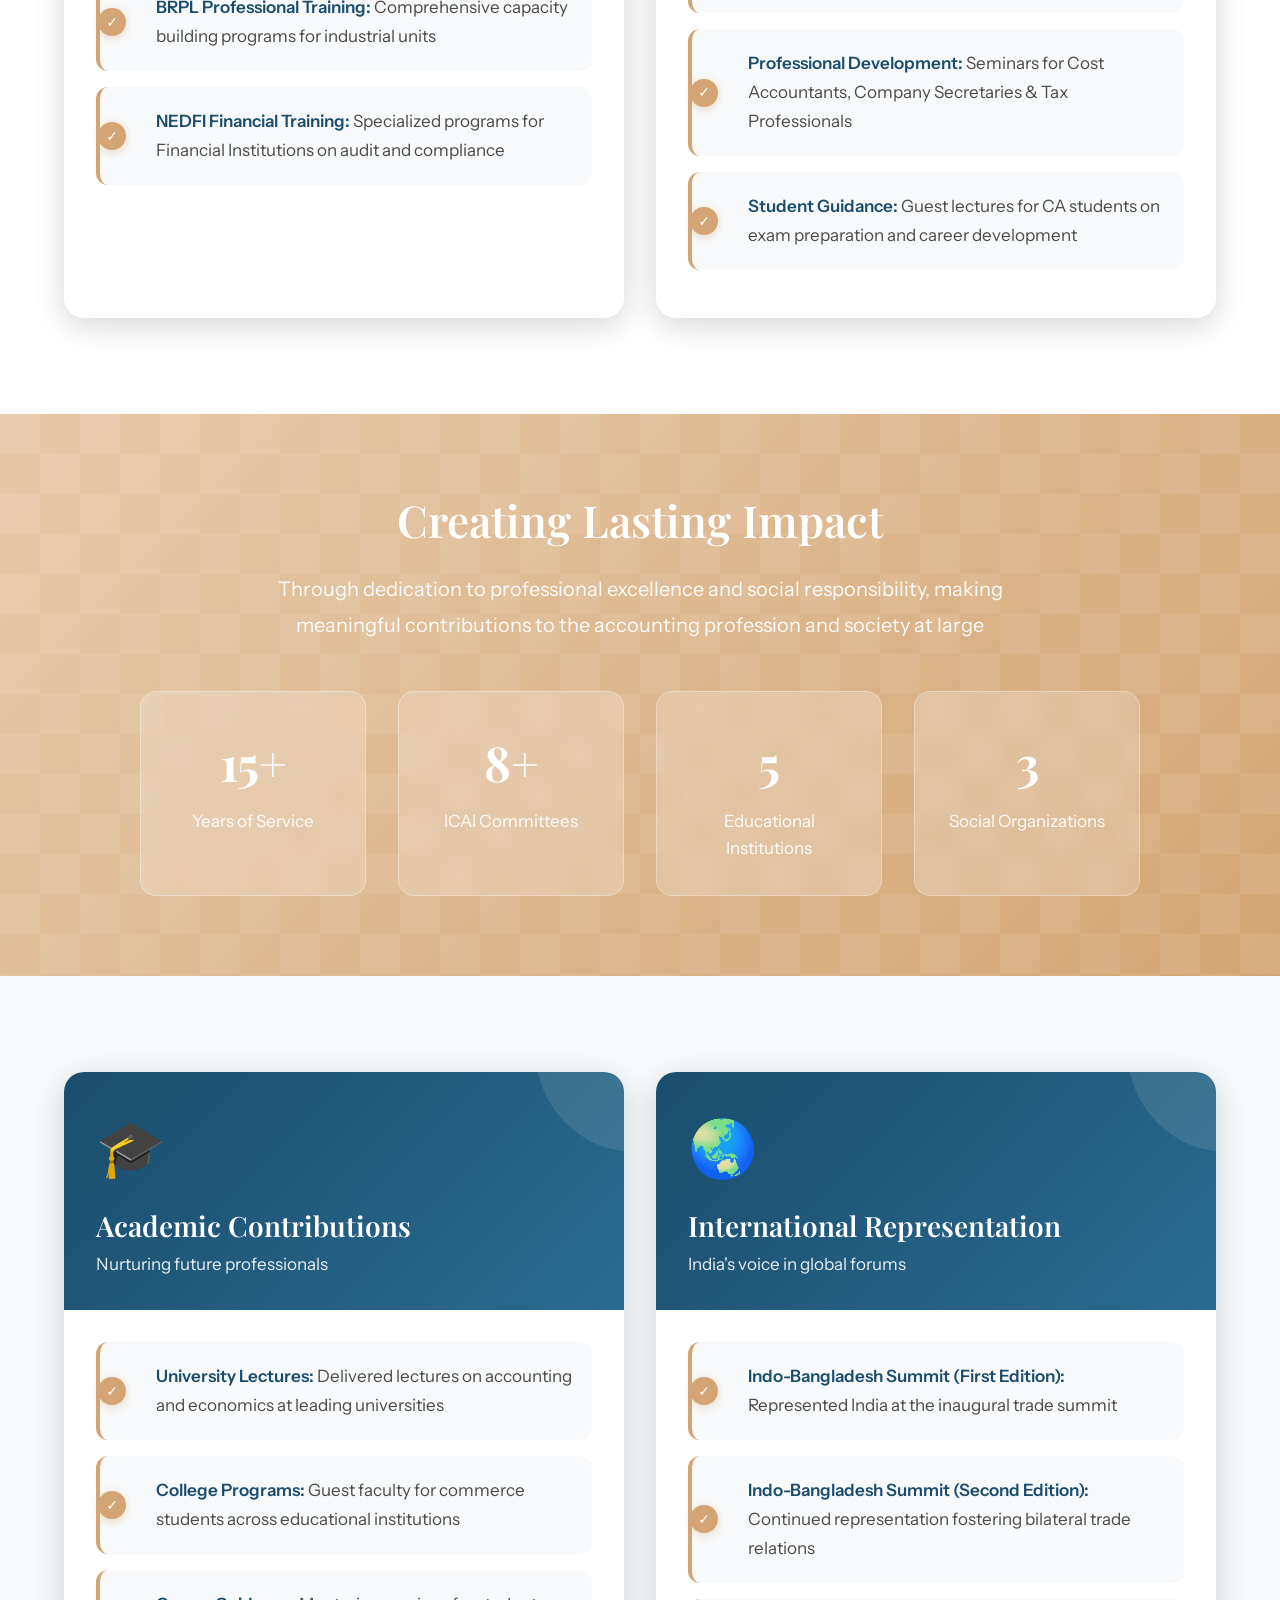
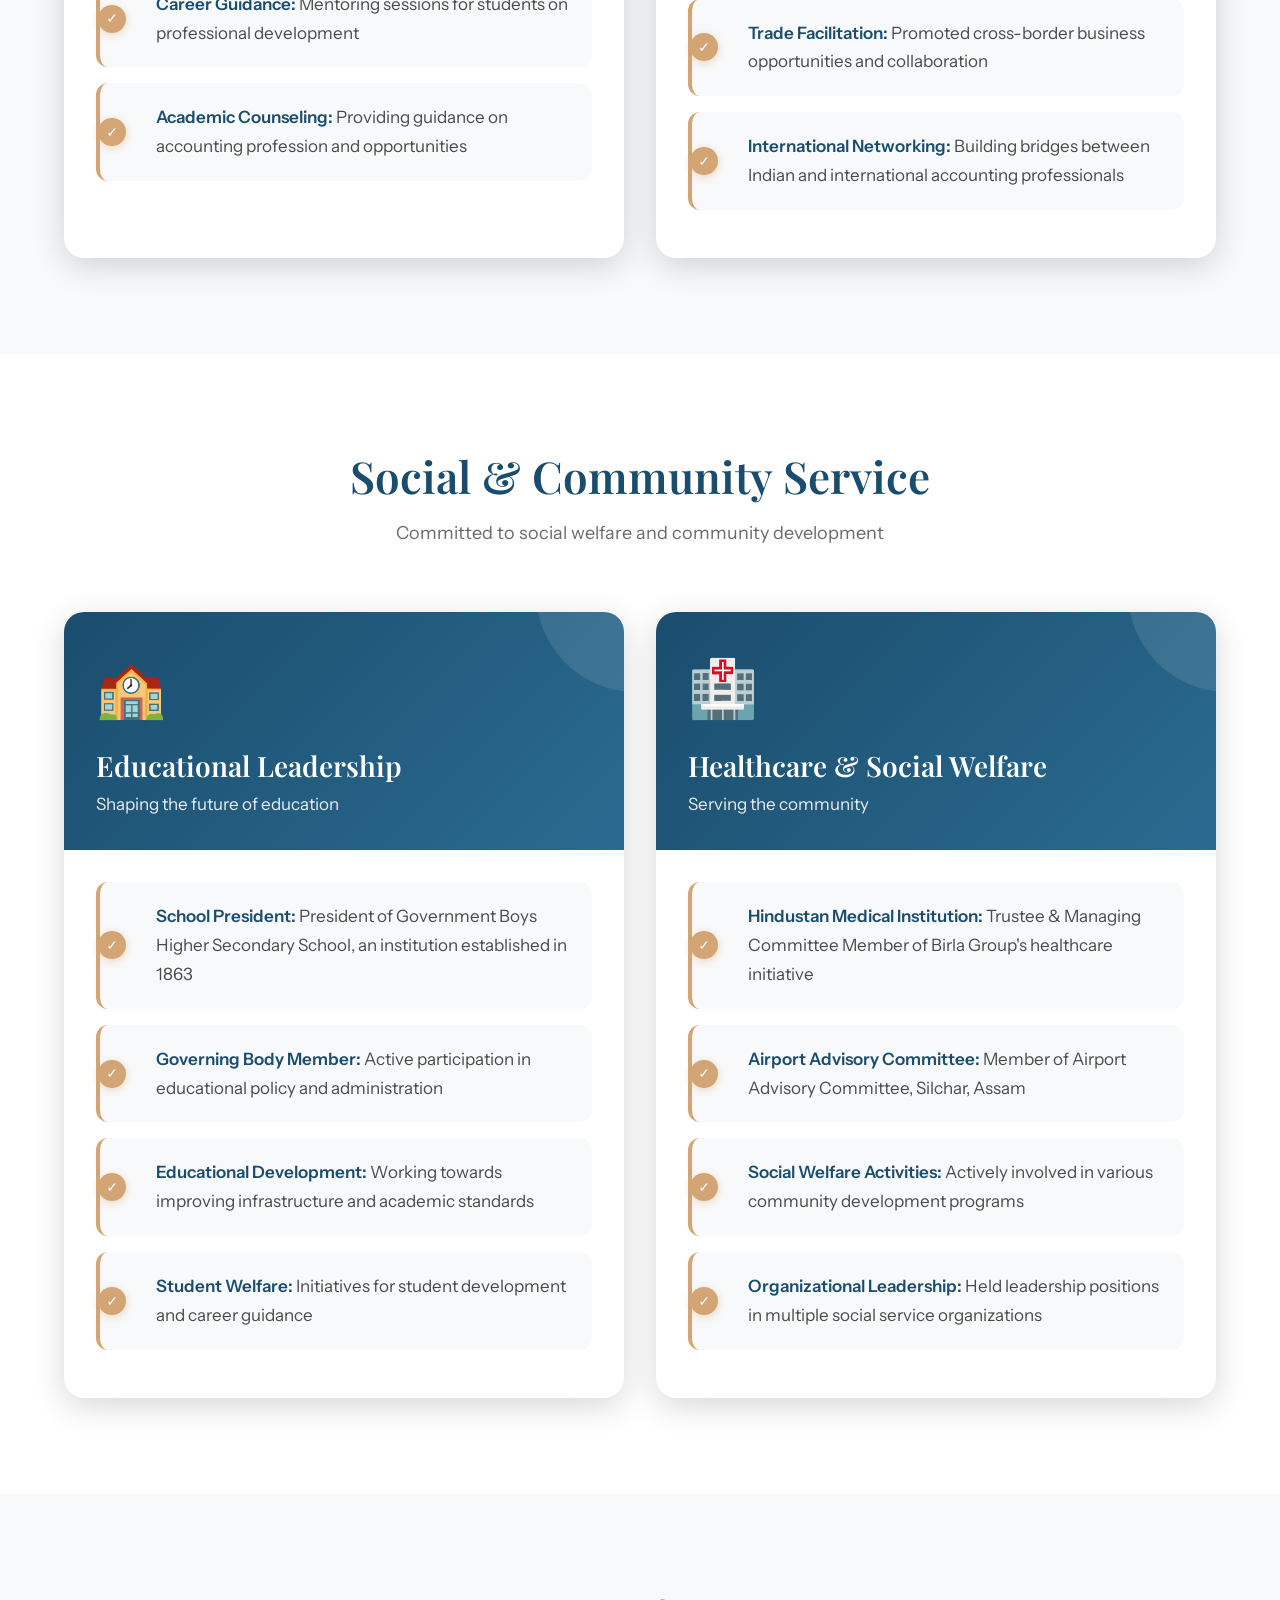
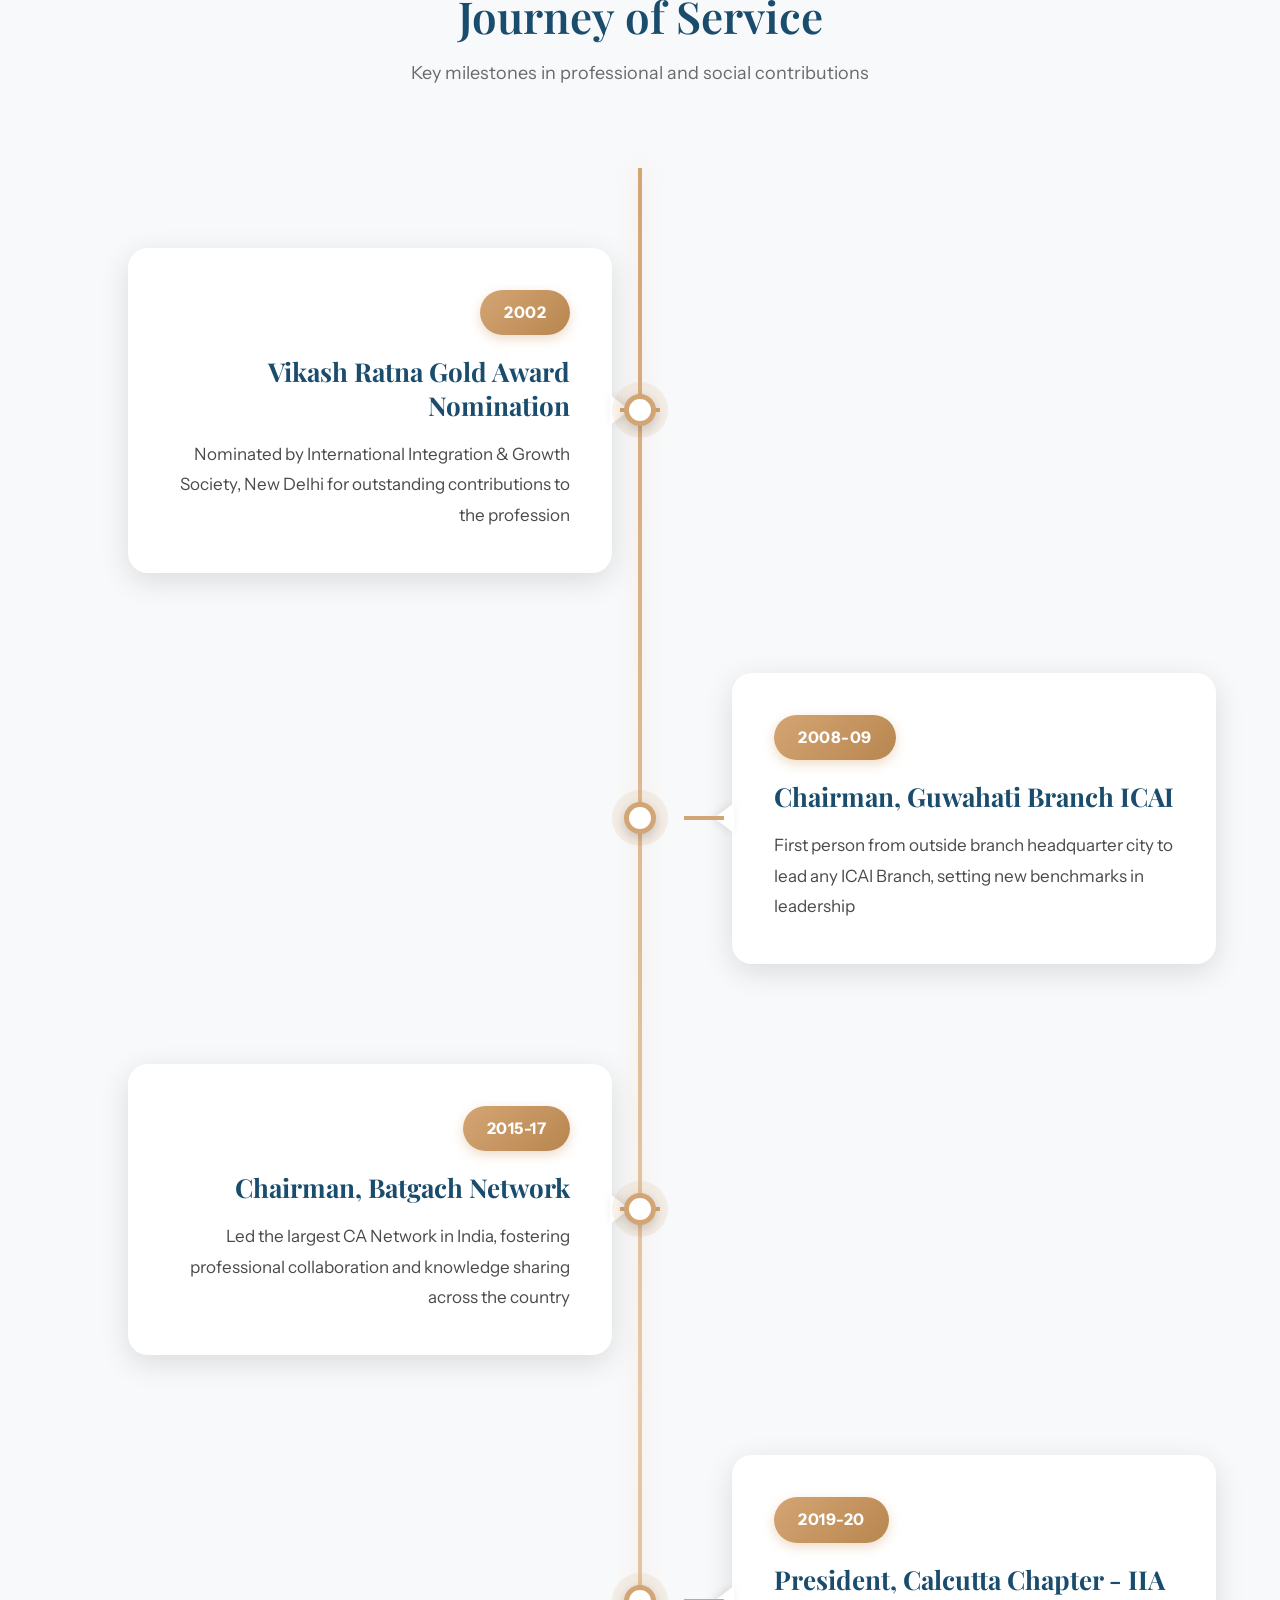
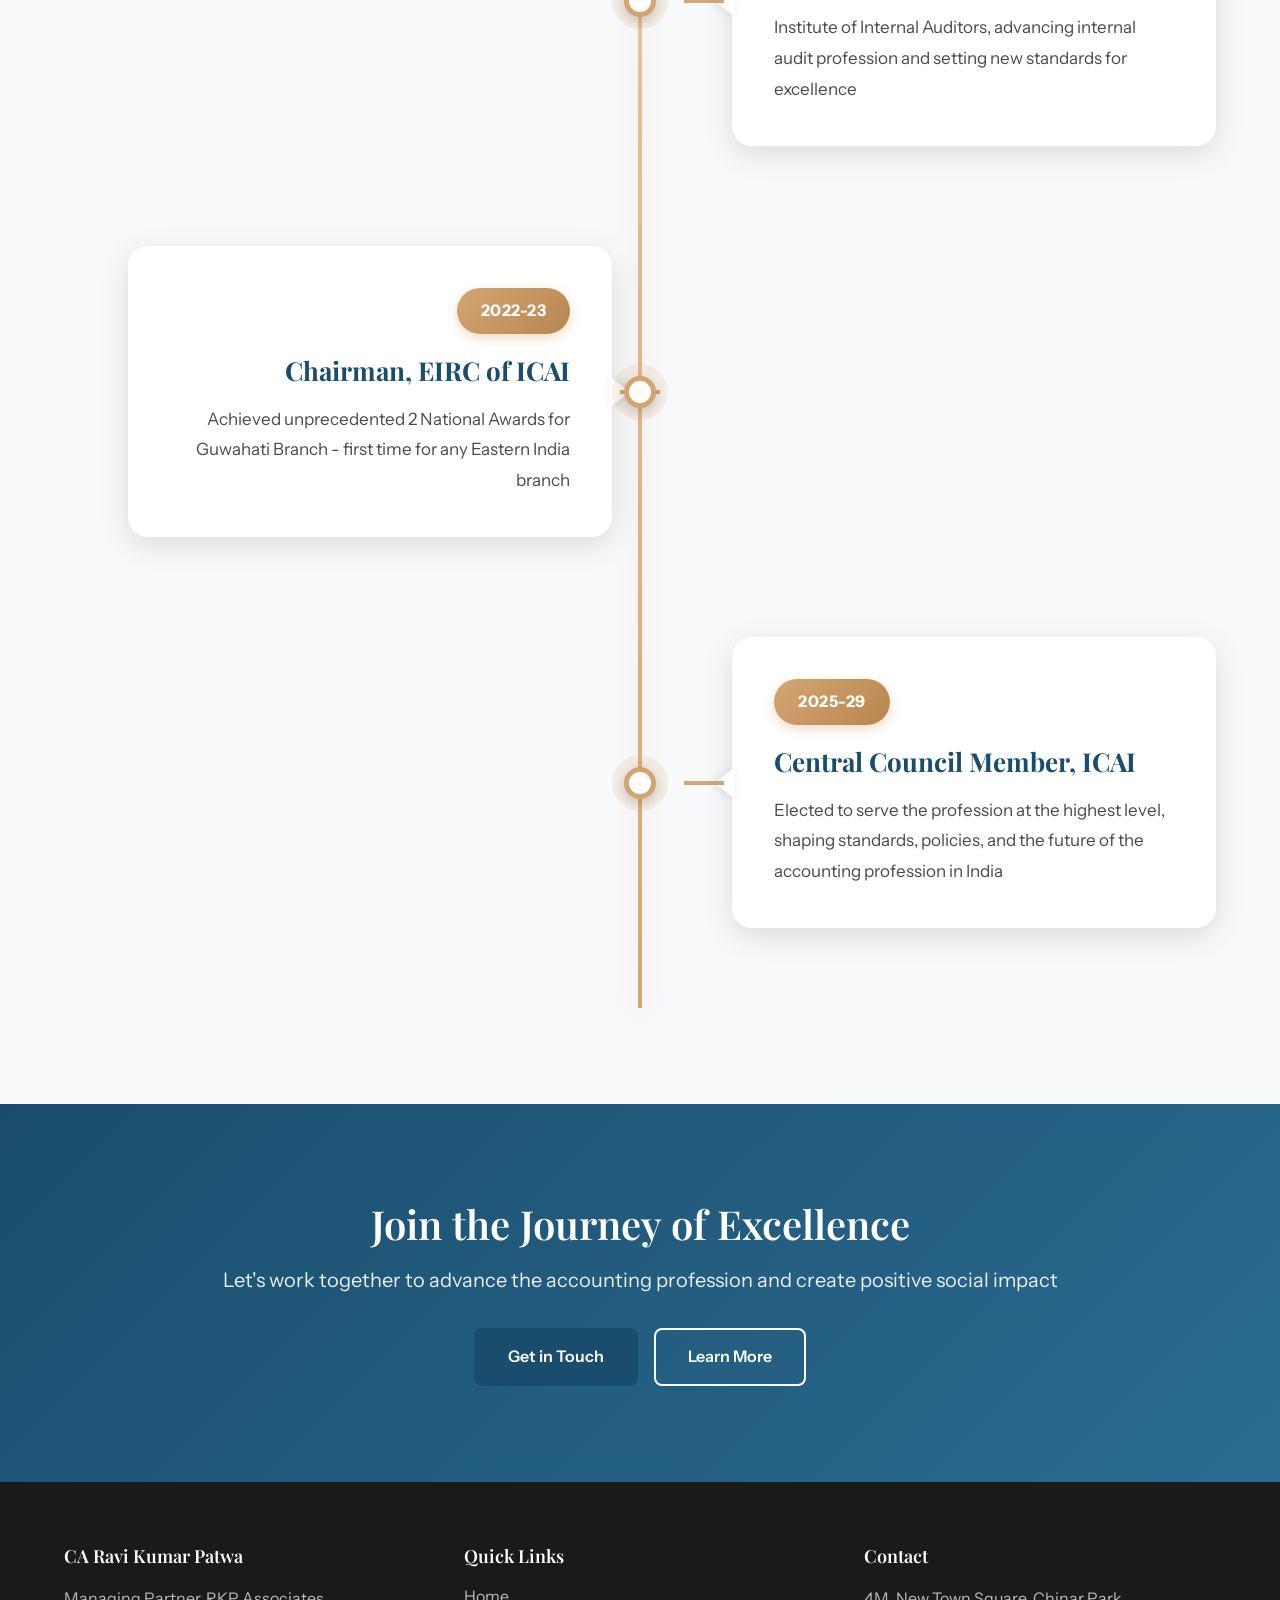
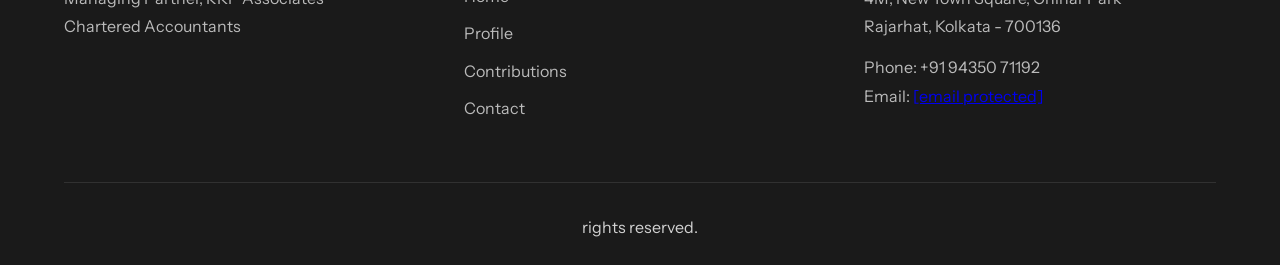
<file: contributions.html>
<!DOCTYPE html>
<html lang="en">
<head>
    <meta charset="UTF-8">
    <meta name="viewport" content="width=device-width, initial-scale=1.0">
    <title>Contributions - CA Ravi Kumar Patwa</title>
    <link href="https://fonts.googleapis.com/css2?family=Playfair+Display:wght@400;600;700&family=Instrument+Sans:wght@400;500;600&display=swap" rel="stylesheet">
    <link rel="stylesheet" href="styles.css">
    <style>
        .contributions-hero {
            padding: 120px 0 80px;
            background: linear-gradient(135deg, var(--primary) 0%, var(--primary-light) 100%);
            position: relative;
            overflow: hidden;
        }
        .contributions-hero::before {
            content: '';
            position: absolute;
            inset: 0;
            background: url('data:image/svg+xml,%3Csvg width="60" height="60" viewBox="0 0 60 60" xmlns="http://www.w3.org/2000/svg"%3E%3Cg fill="none" fill-rule="evenodd"%3E%3Cg fill="%23ffffff" fill-opacity="0.05"%3E%3Cpath d="M36 34v-4h-2v4h-4v2h4v4h2v-4h4v-2h-4zm0-30V0h-2v4h-4v2h4v4h2V6h4V4h-4zM6 34v-4H4v4H0v2h4v4h2v-4h4v-2H6zM6 4V0H4v4H0v2h4v4h2V6h4V4H6z"/%3E%3C/g%3E%3C/g%3E%3C/svg%3E');
        }
        .contributions-hero .section-label { color: var(--accent-light); }
        .contributions-hero .section-title { color: white; font-size: 3.5rem; }
        .contributions-hero .section-description { color: rgba(255, 255, 255, 0.95); font-size: 1.25rem; }

        /* Stats Cards */
        .stats-grid {
            display: grid;
            grid-template-columns: repeat(4, 1fr);
            gap: 24px;
            margin-top: 48px;
            max-width: 1200px;
            margin-left: auto;
            margin-right: auto;
        }
        .stat-card {
            background: rgba(255, 255, 255, 0.15);
            backdrop-filter: blur(10px);
            padding: 32px;
            border-radius: 16px;
            text-align: center;
            border: 1px solid rgba(255, 255, 255, 0.2);
            transition: var(--transition);
        }
        .stat-card:hover {
            background: rgba(255, 255, 255, 0.2);
            transform: translateY(-8px);
        }
        .stat-icon {
            font-size: 3rem;
            margin-bottom: 16px;
        }
        .stat-number {
            font-family: var(--font-heading);
            font-size: 2.5rem;
            font-weight: 700;
            color: white;
            margin-bottom: 8px;
        }
        .stat-label {
            color: rgba(255, 255, 255, 0.9);
            font-size: 1.0625rem;
        }

        /* Category Cards */
        .category-grid {
            display: grid;
            grid-template-columns: repeat(auto-fit, minmax(500px, 1fr));
            gap: 32px;
        }
        .category-card {
            background: white;
            border-radius: 20px;
            overflow: hidden;
            box-shadow: var(--shadow-lg);
            transition: var(--transition);
        }
        .category-card:hover {
            transform: translateY(-12px);
            box-shadow: 0 20px 40px rgba(0, 0, 0, 0.15);
        }
        .category-header {
            background: linear-gradient(135deg, var(--primary) 0%, var(--primary-light) 100%);
            padding: 32px;
            position: relative;
            overflow: hidden;
        }
        .category-header::before {
            content: '';
            position: absolute;
            top: -50%;
            right: -20%;
            width: 200px;
            height: 200px;
            background: rgba(255, 255, 255, 0.1);
            border-radius: 50%;
        }
        .category-icon {
            font-size: 3.5rem;
            margin-bottom: 16px;
            position: relative;
            z-index: 1;
        }
        .category-header h3 {
            color: white;
            font-size: 1.75rem;
            margin-bottom: 8px;
            position: relative;
            z-index: 1;
        }
        .category-subtitle {
            color: rgba(255, 255, 255, 0.9);
            font-size: 1.0625rem;
            position: relative;
            z-index: 1;
        }
        .category-body {
            padding: 32px;
        }
        .contribution-item {
            padding: 20px;
            margin-bottom: 16px;
            background: var(--bg-secondary);
            border-radius: 12px;
            border-left: 4px solid var(--accent);
            transition: var(--transition);
            position: relative;
        }
        .contribution-item:hover {
            background: var(--bg-tertiary);
            transform: translateX(8px);
            border-left-width: 6px;
        }
        .contribution-item::before {
            content: '✓';
            position: absolute;
            left: -2px;
            top: 50%;
            transform: translateY(-50%);
            width: 28px;
            height: 28px;
            background: var(--accent);
            color: white;
            border-radius: 50%;
            display: flex;
            align-items: center;
            justify-content: center;
            font-weight: bold;
            font-size: 0.875rem;
            box-shadow: 0 2px 8px rgba(212, 165, 116, 0.4);
        }
        .contribution-item p {
            color: var(--text-secondary);
            line-height: 1.7;
            font-size: 1.0625rem;
            padding-left: 36px;
            margin: 0;
        }
        .contribution-item strong {
            color: var(--primary);
            font-weight: 600;
        }

        /* Impact Section */
        .impact-section {
            background: linear-gradient(135deg, var(--accent-light) 0%, var(--accent) 100%);
            padding: 80px 0;
            position: relative;
            overflow: hidden;
        }
        .impact-section::before {
            content: '';
            position: absolute;
            top: 0;
            left: 0;
            right: 0;
            bottom: 0;
            background: url('data:image/svg+xml,%3Csvg width="80" height="80" viewBox="0 0 80 80" xmlns="http://www.w3.org/2000/svg"%3E%3Cg fill="none" fill-rule="evenodd"%3E%3Cg fill="%23ffffff" fill-opacity="0.08"%3E%3Cpath d="M0 0h40v40H0V0zm40 40h40v40H40V40z"/%3E%3C/g%3E%3C/g%3E%3C/svg%3E');
        }
        .impact-content {
            position: relative;
            z-index: 1;
            text-align: center;
        }
        .impact-content h2 {
            color: white;
            font-size: 2.75rem;
            margin-bottom: 24px;
        }
        .impact-content p {
            color: rgba(255, 255, 255, 0.95);
            font-size: 1.25rem;
            line-height: 1.8;
            max-width: 800px;
            margin: 0 auto 48px;
        }
        .impact-numbers {
            display: grid;
            grid-template-columns: repeat(auto-fit, minmax(200px, 1fr));
            gap: 32px;
            max-width: 1000px;
            margin: 0 auto;
        }
        .impact-number-card {
            background: rgba(255, 255, 255, 0.2);
            backdrop-filter: blur(10px);
            padding: 32px;
            border-radius: 16px;
            border: 1px solid rgba(255, 255, 255, 0.3);
        }
        .impact-number {
            font-family: var(--font-heading);
            font-size: 3rem;
            font-weight: 700;
            color: white;
            margin-bottom: 8px;
        }
        .impact-label {
            color: rgba(255, 255, 255, 0.95);
            font-size: 1.0625rem;
        }

        /* Timeline - Redesigned */
        .timeline-section {
            position: relative;
            padding: 80px 0;
            max-width: 1200px;
            margin: 0 auto;
        }
        .timeline-line {
            position: absolute;
            left: 50%;
            top: 0;
            bottom: 0;
            width: 4px;
            background: linear-gradient(to bottom, var(--accent) 0%, var(--accent-light) 50%, var(--accent) 100%);
            transform: translateX(-50%);
            box-shadow: 0 0 20px rgba(212, 165, 116, 0.3);
        }
        .timeline-item {
            position: relative;
            margin-bottom: 100px;
            display: flex;
            align-items: center;
        }
        .timeline-item:last-child {
            margin-bottom: 0;
        }
        
        /* Left side items */
        .timeline-item.left {
            justify-content: flex-start;
        }
        .timeline-item.left .timeline-content {
            margin-right: calc(50% + 60px);
            text-align: right;
        }
        .timeline-item.left .timeline-content::after {
            content: '';
            position: absolute;
            right: -50px;
            top: 50%;
            transform: translateY(-50%);
            width: 40px;
            height: 4px;
            background: var(--accent);
        }
        
        /* Right side items */
        .timeline-item.right {
            justify-content: flex-end;
        }
        .timeline-item.right .timeline-content {
            margin-left: calc(50% + 60px);
            text-align: left;
        }
        .timeline-item.right .timeline-content::after {
            content: '';
            position: absolute;
            left: -50px;
            top: 50%;
            transform: translateY(-50%);
            width: 40px;
            height: 4px;
            background: var(--accent);
        }
        
        .timeline-content {
            background: white;
            padding: 40px;
            border-radius: 20px;
            box-shadow: 0 8px 30px rgba(0, 0, 0, 0.12);
            position: relative;
            width: 100%;
            max-width: 520px;
            transition: var(--transition);
            border: 2px solid transparent;
        }
        .timeline-content:hover {
            transform: translateY(-8px);
            box-shadow: 0 12px 40px rgba(0, 0, 0, 0.18);
            border-color: var(--accent-light);
        }
        
        .timeline-year {
            display: inline-block;
            background: linear-gradient(135deg, var(--accent) 0%, var(--accent-dark) 100%);
            color: white;
            padding: 10px 24px;
            border-radius: 25px;
            font-weight: 700;
            font-size: 1rem;
            margin-bottom: 20px;
            box-shadow: 0 4px 12px rgba(212, 165, 116, 0.4);
            letter-spacing: 0.5px;
        }
        .timeline-content h3 {
            color: var(--primary);
            font-size: 1.625rem;
            margin-bottom: 16px;
            font-weight: 700;
            line-height: 1.3;
        }
        .timeline-content p {
            color: var(--text-secondary);
            line-height: 1.8;
            font-size: 1.0625rem;
        }
        
        .timeline-dot {
            position: absolute;
            left: 50%;
            top: 50%;
            transform: translate(-50%, -50%);
            width: 32px;
            height: 32px;
            background: white;
            border: 5px solid var(--accent);
            border-radius: 50%;
            box-shadow: 0 0 0 12px rgba(212, 165, 116, 0.15), 0 4px 12px rgba(0, 0, 0, 0.2);
            z-index: 2;
            transition: var(--transition);
        }
        .timeline-item:hover .timeline-dot {
            transform: translate(-50%, -50%) scale(1.2);
            box-shadow: 0 0 0 16px rgba(212, 165, 116, 0.25), 0 6px 16px rgba(0, 0, 0, 0.3);
        }
        
        /* Decorative elements */
        .timeline-item.left .timeline-content::before {
            content: '';
            position: absolute;
            right: -20px;
            top: 50%;
            transform: translateY(-50%);
            width: 0;
            height: 0;
            border-style: solid;
            border-width: 15px 0 15px 20px;
            border-color: transparent transparent transparent white;
            filter: drop-shadow(2px 0 4px rgba(0, 0, 0, 0.1));
        }
        .timeline-item.right .timeline-content::before {
            content: '';
            position: absolute;
            left: -20px;
            top: 50%;
            transform: translateY(-50%);
            width: 0;
            height: 0;
            border-style: solid;
            border-width: 15px 20px 15px 0;
            border-color: transparent white transparent transparent;
            filter: drop-shadow(-2px 0 4px rgba(0, 0, 0, 0.1));
        }

        /* Responsive Timeline */
        @media (max-width: 968px) {
            .timeline-line {
                left: 40px;
            }
            .timeline-item.left,
            .timeline-item.right {
                justify-content: flex-start;
            }
            .timeline-item.left .timeline-content,
            .timeline-item.right .timeline-content {
                margin: 0 0 0 100px;
                text-align: left;
                max-width: 100%;
            }
            .timeline-item.left .timeline-content::after,
            .timeline-item.right .timeline-content::after {
                left: -50px;
                right: auto;
            }
            .timeline-item.left .timeline-content::before {
                left: -20px;
                right: auto;
                border-width: 15px 20px 15px 0;
                border-color: transparent white transparent transparent;
            }
            .timeline-item.right .timeline-content::before {
                left: -20px;
            }
            .timeline-dot {
                left: 40px;
            }
        }
        
        @media (max-width: 640px) {
            .timeline-line {
                left: 20px;
            }
            .timeline-dot {
                left: 20px;
                width: 24px;
                height: 24px;
                border-width: 4px;
            }
            .timeline-item.left .timeline-content,
            .timeline-item.right .timeline-content {
                margin-left: 60px;
                padding: 28px 24px;
            }
            .timeline-content h3 {
                font-size: 1.375rem;
            }
            .timeline-year {
                font-size: 0.875rem;
                padding: 8px 18px;
            }
        }

        /* Responsive */
        @media (max-width: 968px) {
            .contributions-hero .section-title { font-size: 2.5rem; }
            .stats-grid {
                grid-template-columns: repeat(2, 1fr);
            }
            .category-grid { grid-template-columns: 1fr; }
        }
        
        @media (max-width: 640px) {
            .stats-grid {
                grid-template-columns: 1fr;
            }
        }
    </style>
</head>
<body>
    <nav class="navbar">
        <div class="container">
            <div class="nav-brand"><span class="brand-name">CA RAVI KUMAR PATWA</span></div>
            <div class="nav-menu" id="navMenu">
                <a href="index.html" class="nav-link">Home</a>
                <a href="profile.html" class="nav-link">Profile</a>
                <a href="media.html" class="nav-link">Media & Resources</a>
                <a href="contributions.html" class="nav-link active">Contributions</a>
                <a href="contact.html" class="nav-link">Contact</a>
            </div>
            <div class="nav-toggle" id="navToggle"><span></span><span></span><span></span></div>
        </div>
    </nav>

    <section class="contributions-hero">
        <div class="container" style="position: relative; z-index: 1;">
            <div style="max-width: 900px; margin: 0 auto; text-align: center;">
                <span class="section-label">Giving Back to the Profession</span>
                <h1 class="section-title">Contributions to Profession & Society</h1>
                <p class="section-description">Dedicated to advancing the accounting profession and contributing to social welfare through education, training, and community service</p>

                <div class="stats-grid">
                    <div class="stat-card">
                        <div class="stat-icon">🎓</div>
                        <div class="stat-number">1000+</div>
                        <div class="stat-label">Professionals Trained</div>
                    </div>
                    <div class="stat-card">
                        <div class="stat-icon">🎤</div>
                        <div class="stat-number">100+</div>
                        <div class="stat-label">Speaking Engagements</div>
                    </div>
                    <div class="stat-card">
                        <div class="stat-icon">🌏</div>
                        <div class="stat-number">2</div>
                        <div class="stat-label">International Summits</div>
                    </div>
                    <div class="stat-card">
                        <div class="stat-icon">📚</div>
                        <div class="stat-number">50+</div>
                        <div class="stat-label">Universities Addressed</div>
                    </div>
                </div>
            </div>
        </div>
    </section>

    <!-- Professional Training -->
    <section style="padding: 96px 0; background: white;">
        <div class="container">
            <div style="text-align: center; margin-bottom: 64px;">
                <h2 style="color: var(--primary); font-size: 2.75rem; margin-bottom: 16px;">Professional Training & Development</h2>
                <p style="color: var(--text-light); font-size: 1.125rem; max-width: 700px; margin: 0 auto;">Empowering professionals with knowledge, skills, and best practices</p>
            </div>

            <div class="category-grid">
                <div class="category-card">
                    <div class="category-header">
                        <div class="category-icon">🏛️</div>
                        <h3>Government & PSU Training</h3>
                        <p class="category-subtitle">Building institutional capacity</p>
                    </div>
                    <div class="category-body">
                        <div class="contribution-item">
                            <p><strong>CAG Officials Training:</strong> Conducted specialized training sessions for officials of Controller & Auditor General of India</p>
                        </div>
                        <div class="contribution-item">
                            <p><strong>PSU Leadership Development:</strong> Trained Managing Directors, Directors & General Managers of Public Sector Undertakings</p>
                        </div>
                        <div class="contribution-item">
                            <p><strong>BRPL Professional Training:</strong> Comprehensive capacity building programs for industrial units</p>
                        </div>
                        <div class="contribution-item">
                            <p><strong>NEDFI Financial Training:</strong> Specialized programs for Financial Institutions on audit and compliance</p>
                        </div>
                    </div>
                </div>

                <div class="category-card">
                    <div class="category-header">
                        <div class="category-icon">🎤</div>
                        <h3>Speaking & Conferences</h3>
                        <p class="category-subtitle">Sharing knowledge globally</p>
                    </div>
                    <div class="category-body">
                        <div class="contribution-item">
                            <p><strong>International Conferences:</strong> Speaker at international CA conferences across multiple countries</p>
                        </div>
                        <div class="contribution-item">
                            <p><strong>National Seminars:</strong> Regular keynote speaker at national conferences throughout India</p>
                        </div>
                        <div class="contribution-item">
                            <p><strong>Regional Workshops:</strong> Conducted workshops for CA professionals in Eastern India</p>
                        </div>
                        <div class="contribution-item">
                            <p><strong>Professional Development:</strong> Seminars for Cost Accountants, Company Secretaries & Tax Professionals</p>
                        </div>
                        <div class="contribution-item">
                            <p><strong>Student Guidance:</strong> Guest lectures for CA students on exam preparation and career development</p>
                        </div>
                    </div>
                </div>
            </div>
        </div>
    </section>

    <!-- Impact Section -->
    <section class="impact-section">
        <div class="container">
            <div class="impact-content">
                <h2>Creating Lasting Impact</h2>
                <p>Through dedication to professional excellence and social responsibility, making meaningful contributions to the accounting profession and society at large</p>
                
                <div class="impact-numbers">
                    <div class="impact-number-card">
                        <div class="impact-number">15+</div>
                        <div class="impact-label">Years of Service</div>
                    </div>
                    <div class="impact-number-card">
                        <div class="impact-number">8+</div>
                        <div class="impact-label">ICAI Committees</div>
                    </div>
                    <div class="impact-number-card">
                        <div class="impact-number">5</div>
                        <div class="impact-label">Educational Institutions</div>
                    </div>
                    <div class="impact-number-card">
                        <div class="impact-number">3</div>
                        <div class="impact-label">Social Organizations</div>
                    </div>
                </div>
            </div>
        </div>
    </section>

    <!-- Academic & International -->
    <section style="padding: 96px 0; background: var(--bg-secondary);">
        <div class="container">
            <div class="category-grid">
                <div class="category-card">
                    <div class="category-header">
                        <div class="category-icon">🎓</div>
                        <h3>Academic Contributions</h3>
                        <p class="category-subtitle">Nurturing future professionals</p>
                    </div>
                    <div class="category-body">
                        <div class="contribution-item">
                            <p><strong>University Lectures:</strong> Delivered lectures on accounting and economics at leading universities</p>
                        </div>
                        <div class="contribution-item">
                            <p><strong>College Programs:</strong> Guest faculty for commerce students across educational institutions</p>
                        </div>
                        <div class="contribution-item">
                            <p><strong>Career Guidance:</strong> Mentoring sessions for students on professional development</p>
                        </div>
                        <div class="contribution-item">
                            <p><strong>Academic Counseling:</strong> Providing guidance on accounting profession and opportunities</p>
                        </div>
                    </div>
                </div>

                <div class="category-card">
                    <div class="category-header">
                        <div class="category-icon">🌏</div>
                        <h3>International Representation</h3>
                        <p class="category-subtitle">India's voice in global forums</p>
                    </div>
                    <div class="category-body">
                        <div class="contribution-item">
                            <p><strong>Indo-Bangladesh Summit (First Edition):</strong> Represented India at the inaugural trade summit</p>
                        </div>
                        <div class="contribution-item">
                            <p><strong>Indo-Bangladesh Summit (Second Edition):</strong> Continued representation fostering bilateral trade relations</p>
                        </div>
                        <div class="contribution-item">
                            <p><strong>Trade Facilitation:</strong> Promoted cross-border business opportunities and collaboration</p>
                        </div>
                        <div class="contribution-item">
                            <p><strong>International Networking:</strong> Building bridges between Indian and international accounting professionals</p>
                        </div>
                    </div>
                </div>
            </div>
        </div>
    </section>

    <!-- Social Service -->
    <section style="padding: 96px 0; background: white;">
        <div class="container">
            <div style="text-align: center; margin-bottom: 64px;">
                <h2 style="color: var(--primary); font-size: 2.75rem; margin-bottom: 16px;">Social & Community Service</h2>
                <p style="color: var(--text-light); font-size: 1.125rem; max-width: 700px; margin: 0 auto;">Committed to social welfare and community development</p>
            </div>

            <div class="category-grid">
                <div class="category-card">
                    <div class="category-header">
                        <div class="category-icon">🏫</div>
                        <h3>Educational Leadership</h3>
                        <p class="category-subtitle">Shaping the future of education</p>
                    </div>
                    <div class="category-body">
                        <div class="contribution-item">
                            <p><strong>School President:</strong> President of Government Boys Higher Secondary School, an institution established in 1863</p>
                        </div>
                        <div class="contribution-item">
                            <p><strong>Governing Body Member:</strong> Active participation in educational policy and administration</p>
                        </div>
                        <div class="contribution-item">
                            <p><strong>Educational Development:</strong> Working towards improving infrastructure and academic standards</p>
                        </div>
                        <div class="contribution-item">
                            <p><strong>Student Welfare:</strong> Initiatives for student development and career guidance</p>
                        </div>
                    </div>
                </div>

                <div class="category-card">
                    <div class="category-header">
                        <div class="category-icon">🏥</div>
                        <h3>Healthcare & Social Welfare</h3>
                        <p class="category-subtitle">Serving the community</p>
                    </div>
                    <div class="category-body">
                        <div class="contribution-item">
                            <p><strong>Hindustan Medical Institution:</strong> Trustee & Managing Committee Member of Birla Group's healthcare initiative</p>
                        </div>
                        <div class="contribution-item">
                            <p><strong>Airport Advisory Committee:</strong> Member of Airport Advisory Committee, Silchar, Assam</p>
                        </div>
                        <div class="contribution-item">
                            <p><strong>Social Welfare Activities:</strong> Actively involved in various community development programs</p>
                        </div>
                        <div class="contribution-item">
                            <p><strong>Organizational Leadership:</strong> Held leadership positions in multiple social service organizations</p>
                        </div>
                    </div>
                </div>
            </div>
        </div>
    </section>

    <!-- Journey Timeline -->
    <section style="padding: 96px 0; background: var(--bg-secondary);">
        <div class="container">
            <div style="text-align: center; margin-bottom: 80px;">
                <h2 style="color: var(--primary); font-size: 2.75rem; margin-bottom: 16px;">Journey of Service</h2>
                <p style="color: var(--text-light); font-size: 1.125rem;">Key milestones in professional and social contributions</p>
            </div>

            <div class="timeline-section">
                <div class="timeline-line"></div>

                <!-- 2002 - Left -->
                <div class="timeline-item left">
                    <div class="timeline-content">
                        <span class="timeline-year">2002</span>
                        <h3>Vikash Ratna Gold Award Nomination</h3>
                        <p>Nominated by International Integration & Growth Society, New Delhi for outstanding contributions to the profession</p>
                    </div>
                    <div class="timeline-dot"></div>
                </div>

                <!-- 2008-09 - Right -->
                <div class="timeline-item right">
                    <div class="timeline-content">
                        <span class="timeline-year">2008-09</span>
                        <h3>Chairman, Guwahati Branch ICAI</h3>
                        <p>First person from outside branch headquarter city to lead any ICAI Branch, setting new benchmarks in leadership</p>
                    </div>
                    <div class="timeline-dot"></div>
                </div>

                <!-- 2015-17 - Left -->
                <div class="timeline-item left">
                    <div class="timeline-content">
                        <span class="timeline-year">2015-17</span>
                        <h3>Chairman, Batgach Network</h3>
                        <p>Led the largest CA Network in India, fostering professional collaboration and knowledge sharing across the country</p>
                    </div>
                    <div class="timeline-dot"></div>
                </div>

                <!-- 2019-20 - Right -->
                <div class="timeline-item right">
                    <div class="timeline-content">
                        <span class="timeline-year">2019-20</span>
                        <h3>President, Calcutta Chapter - IIA</h3>
                        <p>Institute of Internal Auditors, advancing internal audit profession and setting new standards for excellence</p>
                    </div>
                    <div class="timeline-dot"></div>
                </div>

                <!-- 2022-23 - Left -->
                <div class="timeline-item left">
                    <div class="timeline-content">
                        <span class="timeline-year">2022-23</span>
                        <h3>Chairman, EIRC of ICAI</h3>
                        <p>Achieved unprecedented 2 National Awards for Guwahati Branch - first time for any Eastern India branch</p>
                    </div>
                    <div class="timeline-dot"></div>
                </div>

                <!-- 2025-29 - Right -->
                <div class="timeline-item right">
                    <div class="timeline-content">
                        <span class="timeline-year">2025-29</span>
                        <h3>Central Council Member, ICAI</h3>
                        <p>Elected to serve the profession at the highest level, shaping standards, policies, and the future of the accounting profession in India</p>
                    </div>
                    <div class="timeline-dot"></div>
                </div>
            </div>
        </div>
    </section>

    <!-- CTA -->
    <section class="cta-section">
        <div class="container">
            <div class="cta-content">
                <h2>Join the Journey of Excellence</h2>
                <p>Let's work together to advance the accounting profession and create positive social impact</p>
                <div class="cta-buttons">
                    <a href="contact.html" class="btn btn-primary">Get in Touch</a>
                    <a href="profile.html" class="btn btn-outline-light">Learn More</a>
                </div>
            </div>
        </div>
    </section>

    <footer class="footer">
        <div class="container">
            <div class="footer-grid">
                <div class="footer-col">
                    <h3>CA Ravi Kumar Patwa</h3>
                    <p>Managing Partner, RKP Associates<br>Chartered Accountants</p>
                </div>
                <div class="footer-col">
                    <h4>Quick Links</h4>
                    <ul>
                        <li><a href="index.html">Home</a></li>
                        <li><a href="profile.html">Profile</a></li>
                        <li><a href="contributions.html">Contributions</a></li>
                        <li><a href="contact.html">Contact</a></li>
                    </ul>
                </div>
                <div class="footer-col">
                    <h4>Contact</h4>
                    <p>4M, New Town Square, Chinar Park<br>Rajarhat, Kolkata - 700136</p>
                    <p>Phone: +91 94350 71192<br>Email: <a href="/cdn-cgi/l/email-protection" class="__cf_email__" data-cfemail="770516011e0716030016371f18031a161e1b5914181a">[email&#160;protected]</a></p>
                </div>
            </div>
            <div class="footer-bottom">
rights reserved.</p>
            </div>
        </div>
    </footer>
    <script src="script.js"></script>
</body>
</html>
</file>
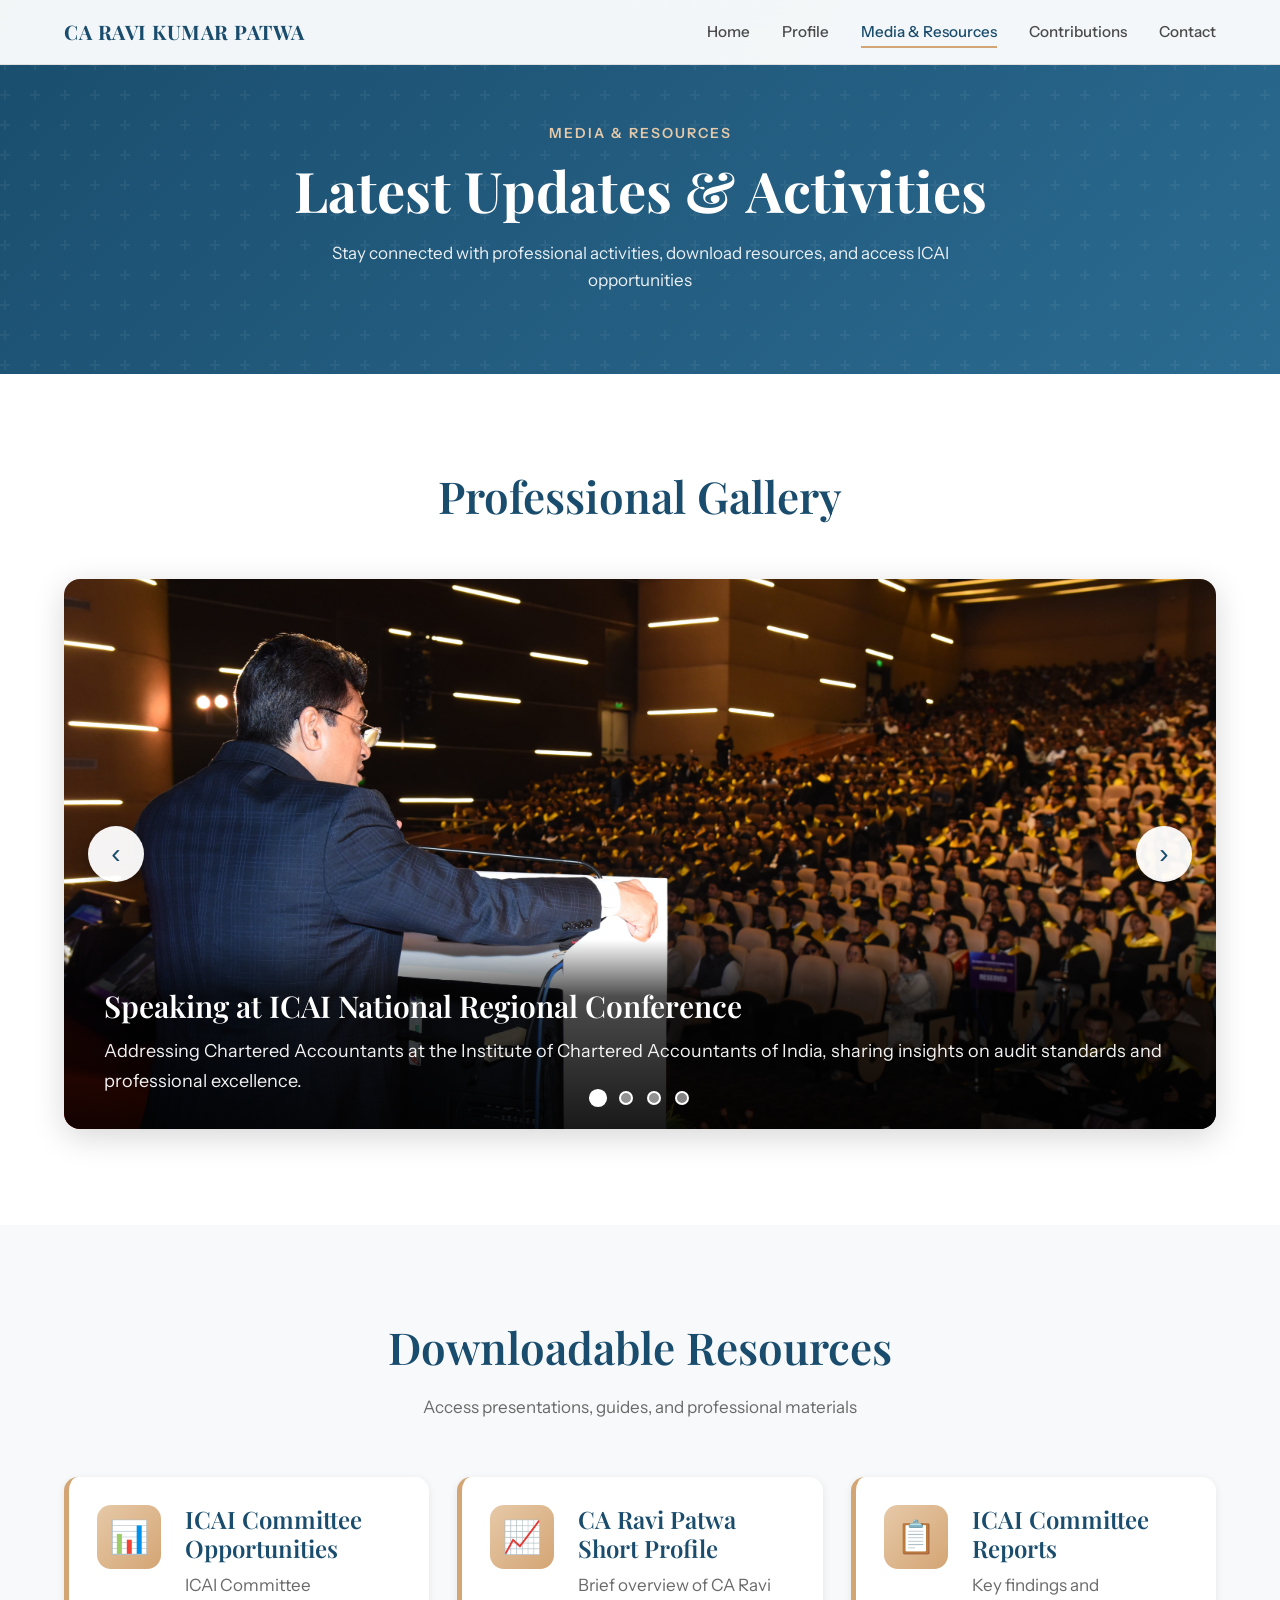
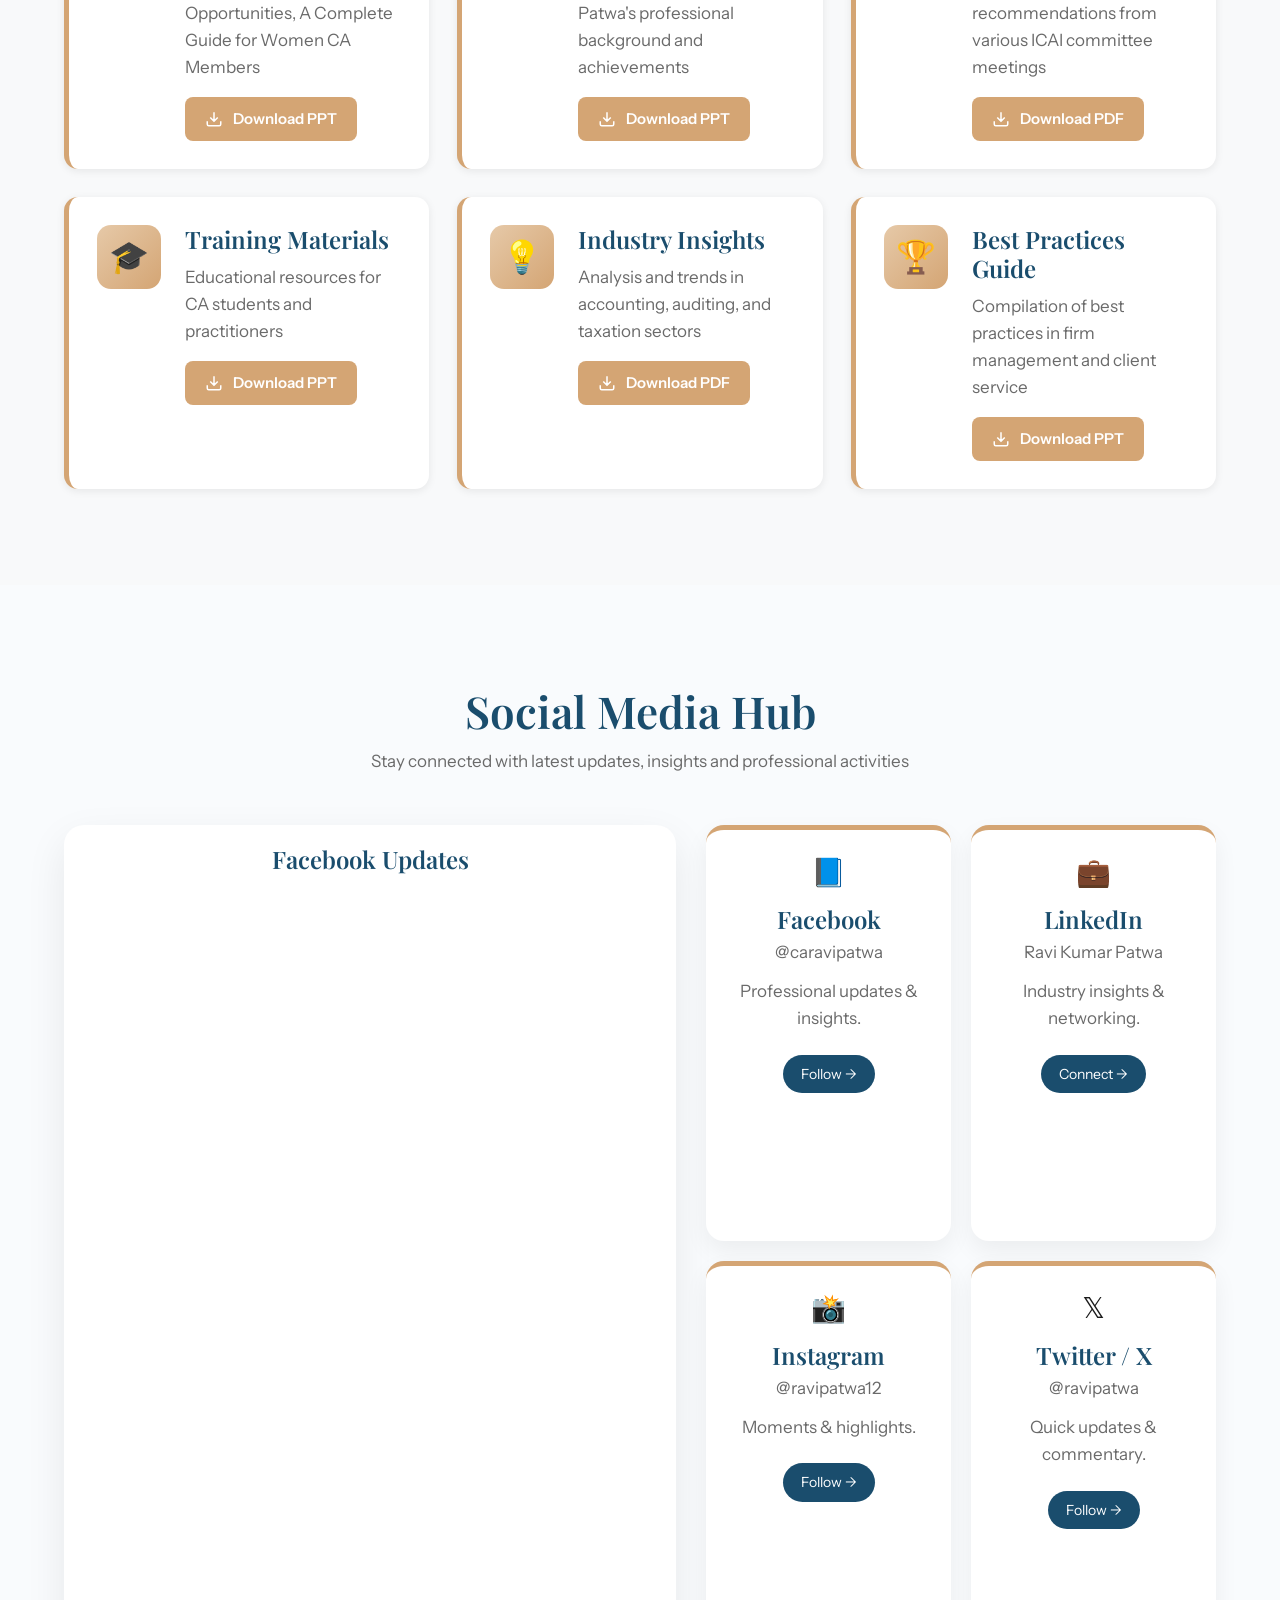
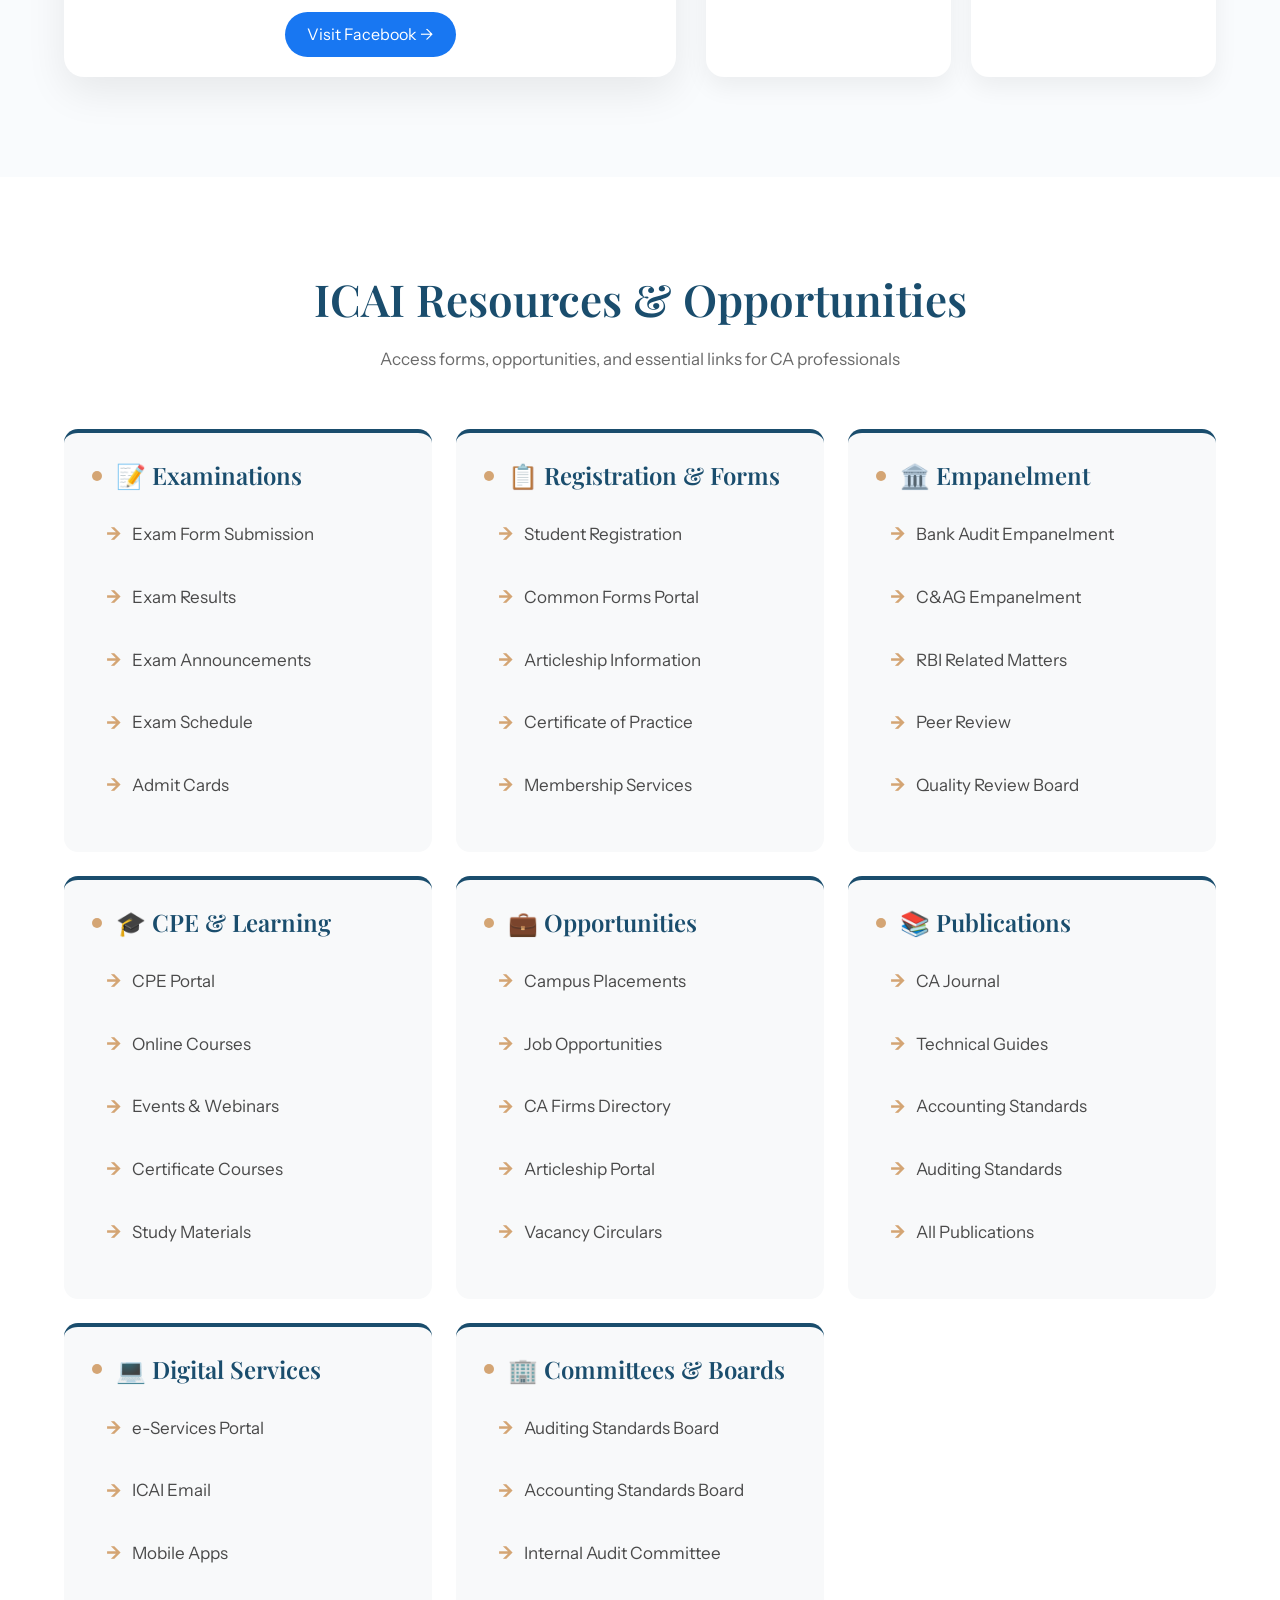
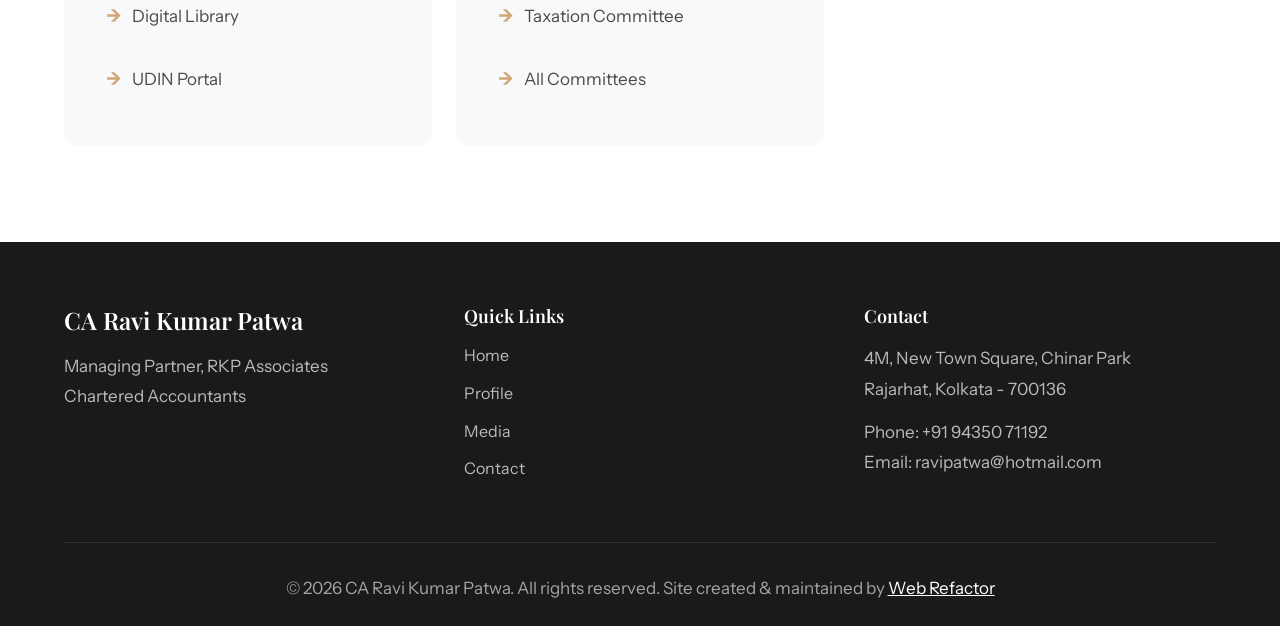
<file: media.html>
<!doctype html>
<html lang="en">
  <head>
    <meta charset="UTF-8" />
    <meta name="viewport" content="width=device-width, initial-scale=1.0" />
    <title>Media & Resources - CA Ravi Kumar Patwa</title>
    <link
      href="https://fonts.googleapis.com/css2?family=Playfair+Display:wght@400;600;700&family=Instrument+Sans:wght@400;500;600&display=swap"
      rel="stylesheet"
    />
    <link rel="stylesheet" href="styles.css" />
    <style>
      .media-hero {
        padding: 120px 0 80px;
        background: linear-gradient(
          135deg,
          var(--primary) 0%,
          var(--primary-light) 100%
        );
        position: relative;
        overflow: hidden;
      }
      .media-hero::before {
        content: "";
        position: absolute;
        inset: 0;
        background: url('data:image/svg+xml,%3Csvg width="60" height="60" viewBox="0 0 60 60" xmlns="http://www.w3.org/2000/svg"%3E%3Cg fill="none" fill-rule="evenodd"%3E%3Cg fill="%23ffffff" fill-opacity="0.05"%3E%3Cpath d="M36 34v-4h-2v4h-4v2h4v4h2v-4h4v-2h-4zm0-30V0h-2v4h-4v2h4v4h2V6h4V4h-4zM6 34v-4H4v4H0v2h4v4h2v-4h4v-2H6zM6 4V0H4v4H0v2h4v4h2V6h4V4H6z"/%3E%3C/g%3E%3C/g%3E%3C/svg%3E');
      }
      .media-hero .section-label {
        color: var(--accent-light);
      }
      .media-hero .section-title {
        color: white;
        font-size: 3.5rem;
      }
      .media-hero .section-description {
        color: rgba(255, 255, 255, 0.9);
        font-size: 1.25rem;
      }

      /* Increased Font Sizes */
      h2 {
        font-size: 2.75rem !important;
      }
      h3 {
        font-size: 1.5rem !important;
      }
      p {
        font-size: 1.0625rem !important;
      }

      /* Image Slider */
      .slider-container {
        max-width: 1200px;
        margin: 0 auto;
        position: relative;
        overflow: hidden;
        border-radius: 16px;
        box-shadow: var(--shadow-lg);
      }
      .slider-wrapper {
        display: flex;
        transition: transform 0.5s ease-in-out;
      }
      .slide {
        min-width: 100%;
        position: relative;
      }
      .slide img {
        width: 100%;
        height: 550px;
        object-fit: cover;
        display: block;
      }
      .slide-caption {
        position: absolute;
        bottom: 0;
        left: 0;
        right: 0;
        background: linear-gradient(
          to top,
          rgba(0, 0, 0, 0.9) 0%,
          rgba(0, 0, 0, 0.7) 70%,
          transparent 100%
        );
        color: white;
        padding: 48px 40px 32px;
      }
      .slide-caption h3 {
        color: white;
        font-size: 1.875rem !important;
        margin-bottom: 12px;
        font-family: var(--font-heading);
      }
      .slide-caption p {
        color: rgba(255, 255, 255, 0.95);
        font-size: 1.125rem !important;
        line-height: 1.7;
      }
      .slider-btn {
        position: absolute;
        top: 50%;
        transform: translateY(-50%);
        background: rgba(255, 255, 255, 0.95);
        border: none;
        width: 56px;
        height: 56px;
        border-radius: 50%;
        cursor: pointer;
        display: flex;
        align-items: center;
        justify-content: center;
        font-size: 1.75rem;
        color: var(--primary);
        transition: var(--transition);
        z-index: 10;
        box-shadow: 0 4px 16px rgba(0, 0, 0, 0.25);
      }
      .slider-btn:hover {
        background: white;
        transform: translateY(-50%) scale(1.1);
      }
      .slider-btn.prev {
        left: 24px;
      }
      .slider-btn.next {
        right: 24px;
      }
      .slider-dots {
        position: absolute;
        bottom: 24px;
        left: 50%;
        transform: translateX(-50%);
        display: flex;
        gap: 14px;
        z-index: 10;
      }
      .dot {
        width: 14px;
        height: 14px;
        border-radius: 50%;
        background: rgba(255, 255, 255, 0.5);
        border: 2px solid white;
        cursor: pointer;
        transition: var(--transition);
      }
      .dot.active {
        background: white;
        transform: scale(1.3);
      }

      /* Facebook Carousel */
      .fb-carousel-container {
        position: relative;
        max-width: 1400px;
        margin: 0 auto;
        overflow: hidden;
      }
      .fb-carousel-wrapper {
        display: flex;
        overflow-x: auto;
        scroll-behavior: smooth;
        gap: 24px;
        padding: 24px 0;
        scrollbar-width: none;
        -ms-overflow-style: none;
      }
      .fb-carousel-wrapper::-webkit-scrollbar {
        display: none;
      }
      .fb-post-container {
        min-width: 500px;
        flex-shrink: 0;
      }
      .carousel-btn {
        position: absolute;
        top: 50%;
        transform: translateY(-50%);
        background: white;
        border: none;
        width: 56px;
        height: 56px;
        border-radius: 50%;
        cursor: pointer;
        display: flex;
        align-items: center;
        justify-content: center;
        font-size: 1.75rem;
        color: var(--primary);
        transition: var(--transition);
        z-index: 10;
        box-shadow: var(--shadow-lg);
      }
      .carousel-btn:hover {
        transform: translateY(-50%) scale(1.1);
        box-shadow: 0 8px 24px rgba(0, 0, 0, 0.2);
      }
      .carousel-btn.prev {
        left: -20px;
      }
      .carousel-btn.next {
        right: -20px;
      }

      /* Downloads Section */
      .download-grid {
        display: grid;
        grid-template-columns: repeat(auto-fill, minmax(340px, 1fr));
        gap: 28px;
      }
      .download-card {
        background: white;
        border-radius: 14px;
        padding: 28px;
        border-left: 5px solid var(--accent);
        box-shadow: var(--shadow-sm);
        transition: var(--transition);
        display: flex;
        align-items: start;
        gap: 24px;
      }
      .download-card:hover {
        transform: translateX(6px);
        box-shadow: var(--shadow-md);
      }
      .download-icon {
        width: 64px;
        height: 64px;
        background: linear-gradient(
          135deg,
          var(--accent-light) 0%,
          var(--accent) 100%
        );
        border-radius: 14px;
        display: flex;
        align-items: center;
        justify-content: center;
        font-size: 2rem;
        flex-shrink: 0;
      }
      .download-info h3 {
        color: var(--primary);
        margin-bottom: 10px;
      }
      .download-info p {
        color: var(--text-light);
        margin-bottom: 16px;
      }
      .download-btn {
        display: inline-flex;
        align-items: center;
        gap: 10px;
        padding: 10px 20px;
        background: var(--accent);
        color: white;
        border-radius: 8px;
        text-decoration: none;
        font-size: 0.9375rem;
        font-weight: 600;
        transition: var(--transition);
      }
      .download-btn:hover {
        background: var(--accent-dark);
        transform: translateY(-2px);
      }

      /* Social Media Grid */
      .social-grid {
        display: grid;
        grid-template-columns: repeat(auto-fit, minmax(340px, 1fr));
        gap: 28px;
      }
      .social-card {
        background: white;
        border-radius: 16px;
        padding: 36px;
        box-shadow: var(--shadow-md);
        transition: var(--transition);
        border-top: 5px solid var(--accent);
      }
      .social-card:hover {
        transform: translateY(-8px);
        box-shadow: var(--shadow-lg);
      }

      .social-icon {
        width: 64px;
        height: 64px;
        border-radius: 14px;
        display: flex;
        align-items: center;
        justify-content: center;
        font-size: 2rem;
      }
      .social-icon.facebook {
        background: linear-gradient(135deg, #1877f2 0%, #0a5ac4 100%);
      }
      .social-icon.linkedin {
        background: linear-gradient(135deg, #0077b5 0%, #005885 100%);
      }
      .social-icon.instagram {
        background: linear-gradient(135deg, #f58529 0%, #dd2a7b 100%);
      }
      .social-icon.twitter {
        background: linear-gradient(135deg, #1da1f2 0%, #0c85d0 100%);
      }
      .social-info h3 {
        color: var(--primary);
        margin-bottom: 6px;
      }
      .social-info p {
        color: var(--text-light);
        font-size: 0.9375rem !important;
      }
      .social-stats {
        display: flex;
        gap: 28px;
        margin: 24px 0;
        padding: 20px 0;
        border-top: 1px solid var(--border);
        border-bottom: 1px solid var(--border);
      }
      .stat-number {
        font-family: var(--font-heading);
        font-size: 1.75rem;
        font-weight: 700;
        color: var(--primary);
      }
      .stat-label {
        font-size: 0.8125rem;
        color: var(--text-light);
        text-transform: uppercase;
        letter-spacing: 0.5px;
      }

      /* ICAI Resources */
      .icai-grid {
        display: grid;
        grid-template-columns: repeat(auto-fill, minmax(300px, 1fr));
        gap: 24px;
      }
      .icai-category {
        background: var(--bg-secondary);
        border-radius: 14px;
        padding: 28px;
        border-top: 4px solid var(--primary);
      }
      .icai-category h3 {
        color: var(--primary);
        margin-bottom: 20px;
        display: flex;
        align-items: center;
        gap: 14px;
      }
      .icai-category h3::before {
        content: "";
        width: 10px;
        height: 10px;
        background: var(--accent);
        border-radius: 50%;
      }
      .icai-links {
        list-style: none;
        padding: 0;
      }
      .icai-links li {
        margin-bottom: 14px;
      }
      .icai-links a {
        color: var(--text-secondary);
        text-decoration: none;
        display: flex;
        align-items: center;
        gap: 10px;
        padding: 10px 14px;
        border-radius: 8px;
        transition: var(--transition);
        font-size: 1.0625rem !important;
      }
      .icai-links a:hover {
        background: white;
        color: var(--primary);
        transform: translateX(6px);
      }
      .icai-links a::before {
        content: "→";
        color: var(--accent);
        font-weight: bold;
        font-size: 1.125rem;
      }
      .social-card {
        background: #ffffff;
        padding: 25px;
        border-radius: 18px;
        text-align: center;
        box-shadow: 0 10px 30px rgba(0, 0, 0, 0.06);
        transition: 0.3s;
      }

      .social-card:hover {
        transform: translateY(-6px);
        box-shadow: 0 20px 50px rgba(0, 0, 0, 0.1);
      }

      .social-card .icon {
        font-size: 32px;
        margin-bottom: 10px;
      }

      .social-card h3 {
        margin: 10px 0 5px;
        color: var(--primary);
      }

      .social-card p {
        margin: 0;
        color: var(--text-light);
        font-size: 14px;
      }

      .social-card .desc {
        margin: 15px 0;
        font-size: 14px;
      }

      .social-card a {
        display: inline-block;
        margin-top: 10px;
        text-decoration: none;
        color: white;
        background: var(--primary);
        padding: 8px 20px;
        border-radius: 20px;
        font-size: 14px;
      }
      .social-hub {
        padding: 100px 0;
        background: #f9fbfd;
      }

      .social-header {
        text-align: center;
        max-width: 700px;
        margin: auto;
      }

      .social-header h2 {
        color: var(--primary);
        margin-bottom: 10px;
      }

      .social-header p {
        color: var(--text-light);
        margin-bottom: 50px;
      }

      /* Layout */
      .social-layout {
        display: grid;
        grid-template-columns: 1.2fr 1fr;
        gap: 30px;
      }

      /* Facebook Feed */
      .fb-feed {
        background: white;
        padding: 20px;
        border-radius: 20px;
        box-shadow: 0 15px 40px rgba(0, 0, 0, 0.08);
        text-align: center;
      }

      .fb-feed h3 {
        margin-bottom: 15px;
        color: var(--primary);
      }

      .fb-feed a {
        display: inline-block;
        margin-top: 15px;
        padding: 10px 22px;
        background: #1877f2;
        color: white;
        text-decoration: none;
        border-radius: 25px;
      }

      /* Social Cards Grid */
      .social-grid {
        display: grid;
        grid-template-columns: 1fr 1fr;
        gap: 20px;
      }

      .social-card {
        background: white;
        padding: 20px;
        border-radius: 18px;
        text-align: center;
        box-shadow: 0 10px 25px rgba(0, 0, 0, 0.06);
        transition: 0.3s;
      }

      .social-card:hover {
        transform: translateY(-5px);
        box-shadow: 0 20px 45px rgba(0, 0, 0, 0.1);
      }

      .social-card .icon {
        font-size: 28px;
        margin-bottom: 10px;
      }

      .social-card h3 {
        margin: 10px 0 5px;
        color: var(--primary);
      }

      .social-card p {
        margin: 0;
        font-size: 14px;
        color: var(--text-light);
      }

      .social-card .desc {
        margin: 12px 0;
      }

      .social-card a {
        display: inline-block;
        margin-top: 10px;
        padding: 8px 18px;
        background: var(--primary);
        color: white;
        text-decoration: none;
        border-radius: 20px;
        font-size: 14px;
      }

      /* Responsive */
      @media (max-width: 900px) {
        .social-layout {
          grid-template-columns: 1fr;
        }

        .social-grid {
          grid-template-columns: 1fr 1fr;
        }
      }

      @media (max-width: 500px) {
        .social-grid {
          grid-template-columns: 1fr;
        }
      }

      /* Responsive */
      @media (max-width: 768px) {
        .media-hero .section-title {
          font-size: 2.5rem !important;
        }
        h2 {
          font-size: 2rem !important;
        }
        .slide img {
          height: 400px;
        }
        .slide-caption {
          padding: 32px 24px 20px;
        }
        .slide-caption h3 {
          font-size: 1.5rem !important;
        }
        .slider-btn {
          width: 44px;
          height: 44px;
          font-size: 1.5rem;
        }
        .slider-btn.prev {
          left: 12px;
        }
        .slider-btn.next {
          right: 12px;
        }
        .fb-post-container {
          min-width: 100%;
        }
        .carousel-btn {
          display: none;
        }
        .social-grid {
          grid-template-columns: 1fr;
        }
      }
    </style>
  </head>
  <body>
    <nav class="navbar">
      <div class="container">
        <div class="nav-brand">
          <span class="brand-name">CA RAVI KUMAR PATWA</span>
        </div>
        <div class="nav-menu" id="navMenu">
          <a href="index.html" class="nav-link">Home</a>
          <a href="profile.html" class="nav-link">Profile</a>
          <a href="media.html" class="nav-link active">Media & Resources</a>
          <a href="contributions.html" class="nav-link">Contributions</a>
          <a href="contact.html" class="nav-link">Contact</a>
        </div>
        <div class="nav-toggle" id="navToggle">
          <span></span><span></span><span></span>
        </div>
      </div>
    </nav>

    <section class="media-hero">
      <div class="container" style="position: relative; z-index: 1">
        <div style="max-width: 900px; margin: 0 auto; text-align: center">
          <span class="section-label">Media & Resources</span>
          <h1 class="section-title">Latest Updates & Activities</h1>
          <p class="section-description">
            Stay connected with professional activities, download resources, and
            access ICAI opportunities
          </p>
        </div>
      </div>
    </section>

    <!-- 1. Professional Gallery -->
    <section style="padding: 96px 0; background: white">
      <div class="container">
        <h2
          style="text-align: center; color: var(--primary); margin-bottom: 56px"
        >
          Professional Gallery
        </h2>

        <div class="slider-container">
          <div class="slider-wrapper" id="sliderWrapper">
            <div class="slide">
              <img src="./img/img-9.jpg" alt="Speaking at ICAI Event" />
              <div class="slide-caption">
                <h3>Speaking at ICAI National Regional Conference</h3>
                <p>
                  Addressing Chartered Accountants at the Institute of Chartered
                  Accountants of India, sharing insights on audit standards and
                  professional excellence.
                </p>
              </div>
            </div>

            <div class="slide">
              <img src="./img/img-11.jpeg" alt="Professional Event" />
              <div class="slide-caption">
                <h3>International Women in Accounting Summit</h3>
                <p>
                  Participating in high-level discussions on the role of women
                  in the accounting profession.
                </p>
              </div>
            </div>

            <div class="slide">
              <img src="./img/img-10.jpeg" alt="Management Conference" />
              <div class="slide-caption">
                <h3>WIRC Managing Committee Members Meet</h3>
                <p>
                  On the disscussion of key initiatives and strategies for the
                  Western India Regional Council of ICAI, focusing on member
                  engagement and professional development.
                </p>
              </div>
            </div>

            <div class="slide">
              <img src="./img/img-4.jpeg" alt="Public Speaking" />
              <div class="slide-caption">
                <h3>Addressing the Centre for Audit Quality</h3>
                <p>
                  Keynote speaker at the Centre for Audit Quality, discussing
                  risk assessment and financial governance best practices.
                </p>
              </div>
            </div>
          </div>

          <button class="slider-btn prev" onclick="moveSlide(-1)">‹</button>
          <button class="slider-btn next" onclick="moveSlide(1)">›</button>
          <div class="slider-dots" id="sliderDots"></div>
        </div>
      </div>
    </section>

    <!-- 2. Downloadable Resources -->
    <section style="padding: 96px 0; background: var(--bg-secondary)">
      <div class="container">
        <h2
          style="text-align: center; color: var(--primary); margin-bottom: 20px"
        >
          Downloadable Resources
        </h2>
        <p
          style="
            text-align: center;
            color: var(--text-light);
            margin-bottom: 56px;
          "
        >
          Access presentations, guides, and professional materials
        </p>

        <div class="download-grid">
          <div class="download-card">
            <div class="download-icon">📊</div>
            <div class="download-info">
              <h3>ICAI Committee Opportunities</h3>
              <p>
                ICAI Committee Opportunities, A Complete Guide for Women CA
                Members
              </p>
              <a
                href="./resources/ICAI_Members_opportunities_updated_final_updated_1772882744.pptx"
                class="download-btn"
              >
                <svg
                  width="18"
                  height="18"
                  viewBox="0 0 24 24"
                  fill="none"
                  stroke="currentColor"
                  stroke-width="2"
                >
                  <path
                    d="M21 15v4a2 2 0 0 1-2 2H5a2 2 0 0 1-2-2v-4M7 10l5 5 5-5M12 15V3"
                  />
                </svg>
                Download PPT
              </a>
            </div>
          </div>

          <div class="download-card">
            <div class="download-icon">📈</div>
            <div class="download-info">
              <h3>CA Ravi Patwa Short Profile</h3>
              <p>
                Brief overview of CA Ravi Patwa's professional background and
                achievements
              </p>
              <a
                href="./resources/Ravi_Patwa_Sir's_Short_Profile_2026.pptx"
                class="download-btn"
              >
                <svg
                  width="18"
                  height="18"
                  viewBox="0 0 24 24"
                  fill="none"
                  stroke="currentColor"
                  stroke-width="2"
                >
                  <path
                    d="M21 15v4a2 2 0 0 1-2 2H5a2 2 0 0 1-2-2v-4M7 10l5 5 5-5M12 15V3"
                  />
                </svg>
                Download PPT
              </a>
            </div>
          </div>

          <div class="download-card">
            <div class="download-icon">📋</div>
            <div class="download-info">
              <h3>ICAI Committee Reports</h3>
              <p>
                Key findings and recommendations from various ICAI committee
                meetings
              </p>
              <a href="#" class="download-btn">
                <svg
                  width="18"
                  height="18"
                  viewBox="0 0 24 24"
                  fill="none"
                  stroke="currentColor"
                  stroke-width="2"
                >
                  <path
                    d="M21 15v4a2 2 0 0 1-2 2H5a2 2 0 0 1-2-2v-4M7 10l5 5 5-5M12 15V3"
                  />
                </svg>
                Download PDF
              </a>
            </div>
          </div>

          <div class="download-card">
            <div class="download-icon">🎓</div>
            <div class="download-info">
              <h3>Training Materials</h3>
              <p>Educational resources for CA students and practitioners</p>
              <a href="#" class="download-btn">
                <svg
                  width="18"
                  height="18"
                  viewBox="0 0 24 24"
                  fill="none"
                  stroke="currentColor"
                  stroke-width="2"
                >
                  <path
                    d="M21 15v4a2 2 0 0 1-2 2H5a2 2 0 0 1-2-2v-4M7 10l5 5 5-5M12 15V3"
                  />
                </svg>
                Download PPT
              </a>
            </div>
          </div>

          <div class="download-card">
            <div class="download-icon">💡</div>
            <div class="download-info">
              <h3>Industry Insights</h3>
              <p>
                Analysis and trends in accounting, auditing, and taxation
                sectors
              </p>
              <a href="#" class="download-btn">
                <svg
                  width="18"
                  height="18"
                  viewBox="0 0 24 24"
                  fill="none"
                  stroke="currentColor"
                  stroke-width="2"
                >
                  <path
                    d="M21 15v4a2 2 0 0 1-2 2H5a2 2 0 0 1-2-2v-4M7 10l5 5 5-5M12 15V3"
                  />
                </svg>
                Download PDF
              </a>
            </div>
          </div>

          <div class="download-card">
            <div class="download-icon">🏆</div>
            <div class="download-info">
              <h3>Best Practices Guide</h3>
              <p>
                Compilation of best practices in firm management and client
                service
              </p>
              <a href="#" class="download-btn">
                <svg
                  width="18"
                  height="18"
                  viewBox="0 0 24 24"
                  fill="none"
                  stroke="currentColor"
                  stroke-width="2"
                >
                  <path
                    d="M21 15v4a2 2 0 0 1-2 2H5a2 2 0 0 1-2-2v-4M7 10l5 5 5-5M12 15V3"
                  />
                </svg>
                Download PPT
              </a>
            </div>
          </div>
        </div>
      </div>
    </section>

    <section class="social-hub">
      <div class="container">
        <!-- Heading -->
        <div class="social-header">
          <h2>Social Media Hub</h2>
          <p>
            Stay connected with latest updates, insights and professional
            activities
          </p>
        </div>

        <!-- Main Layout -->
        <div class="social-layout">
          <!-- LEFT: Facebook Feed -->
          <div class="fb-feed">
            <h3>Facebook Updates</h3>

            <iframe
              src="https://www.facebook.com/plugins/page.php?href=https://www.facebook.com/caravipatwa/&tabs=timeline&width=500&height=700&small_header=false&adapt_container_width=true&hide_cover=false&show_facepile=true"
              width="100%"
              height="700"
              style="border: none; overflow: hidden; border-radius: 16px"
              scrolling="no"
              frameborder="0"
              allowfullscreen="true"
            >
            </iframe>

            <a href="https://www.facebook.com/caravipatwa/" target="_blank">
              Visit Facebook →
            </a>
          </div>

          <!-- RIGHT: Social Cards -->
          <div class="social-grid">
            <div class="social-card">
              <div class="icon">📘</div>
              <h3>Facebook</h3>
              <p>@caravipatwa</p>
              <p class="desc">Professional updates & insights.</p>
              <a href="https://www.facebook.com/caravipatwa/" target="_blank"
                >Follow →</a
              >
            </div>

            <div class="social-card">
              <div class="icon">💼</div>
              <h3>LinkedIn</h3>
              <p>Ravi Kumar Patwa</p>
              <p class="desc">Industry insights & networking.</p>
              <a
                href="https://www.linkedin.com/in/ravi-kumar-patwa-6760015/"
                target="_blank"
                >Connect →</a
              >
            </div>

            <div class="social-card">
              <div class="icon">📸</div>
              <h3>Instagram</h3>
              <p>@ravipatwa12</p>
              <p class="desc">Moments & highlights.</p>
              <a href="https://www.instagram.com/ravipatwa12/" target="_blank"
                >Follow →</a
              >
            </div>

            <div class="social-card">
              <div class="icon">𝕏</div>
              <h3>Twitter / X</h3>
              <p>@ravipatwa</p>
              <p class="desc">Quick updates & commentary.</p>
              <a href="https://x.com/ravipatwa" target="_blank">Follow →</a>
            </div>
          </div>
        </div>
      </div>
    </section>
    <!-- 5. ICAI Resources & Opportunities -->
    <section style="padding: 96px 0; background: white">
      <div class="container">
        <h2
          style="text-align: center; color: var(--primary); margin-bottom: 20px"
        >
          ICAI Resources & Opportunities
        </h2>
        <p
          style="
            text-align: center;
            color: var(--text-light);
            margin-bottom: 56px;
          "
        >
          Access forms, opportunities, and essential links for CA professionals
        </p>

        <div class="icai-grid">
          <!-- Examinations -->
          <div class="icai-category">
            <h3>📝 Examinations</h3>
            <ul class="icai-links">
              <li>
                <a href="https://eservices.icai.org/" target="_blank"
                  >Exam Form Submission</a
                >
              </li>
              <li>
                <a href="https://icaiexam.icai.org/" target="_blank"
                  >Exam Results</a
                >
              </li>
              <li>
                <a
                  href="https://www.icai.org/new_category.html?c_id=302"
                  target="_blank"
                  >Exam Announcements</a
                >
              </li>
              <li>
                <a
                  href="https://www.icai.org/new_category.html?c_id=303"
                  target="_blank"
                  >Exam Schedule</a
                >
              </li>
              <li>
                <a href="https://eservices.icai.org/" target="_blank"
                  >Admit Cards</a
                >
              </li>
            </ul>
          </div>

          <!-- Registration -->
          <div class="icai-category">
            <h3>📋 Registration & Forms</h3>
            <ul class="icai-links">
              <li>
                <a href="https://eservices.icai.org/" target="_blank"
                  >Student Registration</a
                >
              </li>
              <li>
                <a href="https://eservices.icai.org/forms.aspx" target="_blank"
                  >Common Forms Portal</a
                >
              </li>
              <li>
                <a
                  href="https://www.icai.org/new_category.html?c_id=158"
                  target="_blank"
                  >Articleship Information</a
                >
              </li>
              <li>
                <a
                  href="https://www.icai.org/new_category.html?c_id=157"
                  target="_blank"
                  >Certificate of Practice</a
                >
              </li>
              <li>
                <a href="https://eservices.icai.org/" target="_blank"
                  >Membership Services</a
                >
              </li>
            </ul>
          </div>

          <!-- Empanelment -->
          <div class="icai-category">
            <h3>🏛️ Empanelment</h3>
            <ul class="icai-links">
              <li>
                <a
                  href="https://www.icai.org/new_category.html?c_id=179"
                  target="_blank"
                  >Bank Audit Empanelment</a
                >
              </li>
              <li>
                <a
                  href="https://www.icai.org/new_category.html?c_id=178"
                  target="_blank"
                  >C&AG Empanelment</a
                >
              </li>
              <li>
                <a
                  href="https://www.icai.org/new_category.html?c_id=177"
                  target="_blank"
                  >RBI Related Matters</a
                >
              </li>
              <li>
                <a
                  href="https://www.icai.org/new_category.html?c_id=246"
                  target="_blank"
                  >Peer Review</a
                >
              </li>
              <li>
                <a
                  href="https://www.icai.org/new_category.html?c_id=245"
                  target="_blank"
                  >Quality Review Board</a
                >
              </li>
            </ul>
          </div>

          <!-- Professional Development -->
          <div class="icai-category">
            <h3>🎓 CPE & Learning</h3>
            <ul class="icai-links">
              <li>
                <a href="https://cpe.icai.org/" target="_blank">CPE Portal</a>
              </li>
              <li>
                <a
                  href="https://www.icai.org/new_category.html?c_id=167"
                  target="_blank"
                  >Online Courses</a
                >
              </li>
              <li>
                <a
                  href="https://www.icai.org/new_category.html?c_id=308"
                  target="_blank"
                  >Events & Webinars</a
                >
              </li>
              <li>
                <a
                  href="https://www.icai.org/new_category.html?c_id=252"
                  target="_blank"
                  >Certificate Courses</a
                >
              </li>
              <li>
                <a
                  href="https://www.icai.org/new_category.html?c_id=153"
                  target="_blank"
                  >Study Materials</a
                >
              </li>
            </ul>
          </div>

          <!-- Career Opportunities -->
          <div class="icai-category">
            <h3>💼 Opportunities</h3>
            <ul class="icai-links">
              <li>
                <a href="https://placements.icai.org/" target="_blank"
                  >Campus Placements</a
                >
              </li>
              <li>
                <a
                  href="https://www.icai.org/new_category.html?c_id=326"
                  target="_blank"
                  >Job Opportunities</a
                >
              </li>
              <li>
                <a href="https://firms.icai.org/" target="_blank"
                  >CA Firms Directory</a
                >
              </li>
              <li>
                <a
                  href="https://www.icai.org/new_category.html?c_id=158"
                  target="_blank"
                  >Articleship Portal</a
                >
              </li>
              <li>
                <a
                  href="https://www.icai.org/new_category.html?c_id=162"
                  target="_blank"
                  >Vacancy Circulars</a
                >
              </li>
            </ul>
          </div>

          <!-- Publications -->
          <div class="icai-category">
            <h3>📚 Publications</h3>
            <ul class="icai-links">
              <li>
                <a
                  href="https://www.icai.org/new_category.html?c_id=141"
                  target="_blank"
                  >CA Journal</a
                >
              </li>
              <li>
                <a
                  href="https://www.icai.org/new_category.html?c_id=173"
                  target="_blank"
                  >Technical Guides</a
                >
              </li>
              <li>
                <a
                  href="https://www.icai.org/new_category.html?c_id=257"
                  target="_blank"
                  >Accounting Standards</a
                >
              </li>
              <li>
                <a
                  href="https://www.icai.org/new_category.html?c_id=256"
                  target="_blank"
                  >Auditing Standards</a
                >
              </li>
              <li>
                <a
                  href="https://www.icai.org/new_category.html?c_id=140"
                  target="_blank"
                  >All Publications</a
                >
              </li>
            </ul>
          </div>

          <!-- Digital Services -->
          <div class="icai-category">
            <h3>💻 Digital Services</h3>
            <ul class="icai-links">
              <li>
                <a href="https://eservices.icai.org/" target="_blank"
                  >e-Services Portal</a
                >
              </li>
              <li>
                <a href="https://cloud.email.icai.org/" target="_blank"
                  >ICAI Email</a
                >
              </li>
              <li>
                <a
                  href="https://www.icai.org/new_category.html?c_id=337"
                  target="_blank"
                  >Mobile Apps</a
                >
              </li>
              <li>
                <a href="https://220.227.161.86/22481/elibrary/" target="_blank"
                  >Digital Library</a
                >
              </li>
              <li>
                <a href="https://udin.icai.org/" target="_blank">UDIN Portal</a>
              </li>
            </ul>
          </div>

          <!-- Committees & Boards -->
          <div class="icai-category">
            <h3>🏢 Committees & Boards</h3>
            <ul class="icai-links">
              <li>
                <a
                  href="https://www.icai.org/new_category.html?c_id=190"
                  target="_blank"
                  >Auditing Standards Board</a
                >
              </li>
              <li>
                <a
                  href="https://www.icai.org/new_category.html?c_id=191"
                  target="_blank"
                  >Accounting Standards Board</a
                >
              </li>
              <li>
                <a
                  href="https://www.icai.org/new_category.html?c_id=195"
                  target="_blank"
                  >Internal Audit Committee</a
                >
              </li>
              <li>
                <a
                  href="https://www.icai.org/new_category.html?c_id=201"
                  target="_blank"
                  >Taxation Committee</a
                >
              </li>
              <li>
                <a
                  href="https://www.icai.org/new_category.html?c_id=183"
                  target="_blank"
                  >All Committees</a
                >
              </li>
            </ul>
          </div>
        </div>
      </div>
    </section>

    <footer class="footer">
      <div class="container">
        <div class="footer-grid">
          <div class="footer-col">
            <h3>CA Ravi Kumar Patwa</h3>
            <p>Managing Partner, RKP Associates<br />Chartered Accountants</p>
          </div>
          <div class="footer-col">
            <h4>Quick Links</h4>
            <ul>
              <li><a href="index.html">Home</a></li>
              <li><a href="profile.html">Profile</a></li>
              <li><a href="media.html">Media</a></li>
              <li><a href="contact.html">Contact</a></li>
            </ul>
          </div>
          <div class="footer-col">
            <h4>Contact</h4>
            <p>
              4M, New Town Square, Chinar Park<br />
              Rajarhat, Kolkata - 700136
            </p>
            <p>
              Phone: +91 94350 71192<br />
              Email: ravipatwa@hotmail.com
            </p>
          </div>
        </div>
        <div class="footer-bottom">
          <p>
            &copy; 2026 CA Ravi Kumar Patwa. All rights reserved. Site created &
            maintained by
            <a
              href="https://www.webrefactor.com"
              style="color: white; text-decoration: underline"
              >Web Refactor</a
            >
          </p>
        </div>
      </div>
    </footer>

    <!-- Facebook SDK -->
    <script
      async
      defer
      crossorigin="anonymous"
      src="https://connect.facebook.net/en_US/sdk.js#xfbml=1&version=v18.0&appId=YOUR_APP_ID"
    ></script>

    <script src="script.js"></script>
    <script>
      // Image Slider
      let currentSlide = 0;
      const slides = document.querySelectorAll(".slide");
      const totalSlides = slides.length;
      const dotsContainer = document.getElementById("sliderDots");

      for (let i = 0; i < totalSlides; i++) {
        const dot = document.createElement("div");
        dot.className = "dot";
        if (i === 0) dot.classList.add("active");
        dot.onclick = () => goToSlide(i);
        dotsContainer.appendChild(dot);
      }

      function updateSlider() {
        document.getElementById("sliderWrapper").style.transform =
          `translateX(-${currentSlide * 100}%)`;
        document.querySelectorAll(".dot").forEach((dot, index) => {
          dot.classList.toggle("active", index === currentSlide);
        });
      }

      function moveSlide(direction) {
        currentSlide += direction;
        if (currentSlide < 0) currentSlide = totalSlides - 1;
        if (currentSlide >= totalSlides) currentSlide = 0;
        updateSlider();
      }

      function goToSlide(index) {
        currentSlide = index;
        updateSlider();
      }

      setInterval(() => moveSlide(1), 5000);

      let touchStartX = 0;
      let touchEndX = 0;

      const sliderContainer = document.querySelector(".slider-container");

      sliderContainer.addEventListener("touchstart", (e) => {
        touchStartX = e.changedTouches[0].screenX;
      });

      sliderContainer.addEventListener("touchend", (e) => {
        touchEndX = e.changedTouches[0].screenX;

        if (touchStartX - touchEndX > 50) {
          moveSlide(1); // swipe left
        }

        if (touchEndX - touchStartX > 50) {
          moveSlide(-1); // swipe right
        }
      });
    </script>
  </body>
</html>
</file>
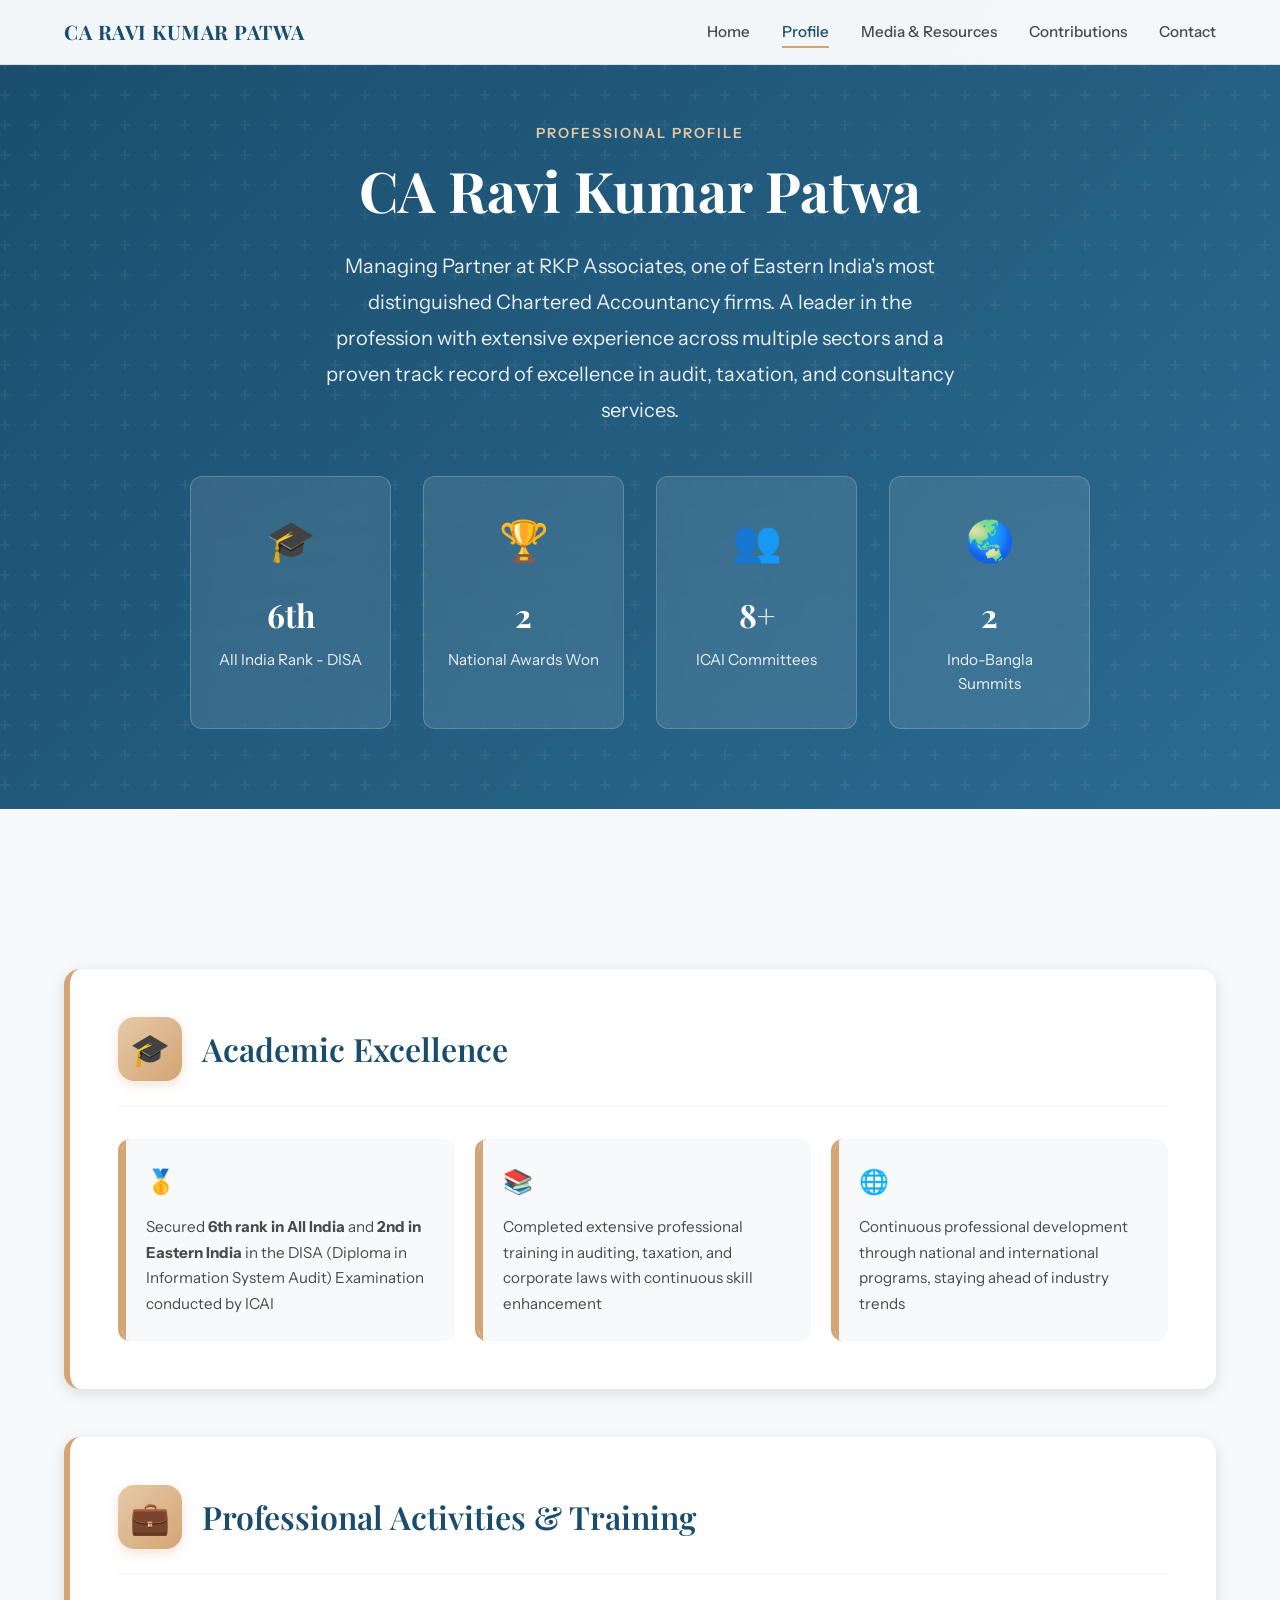
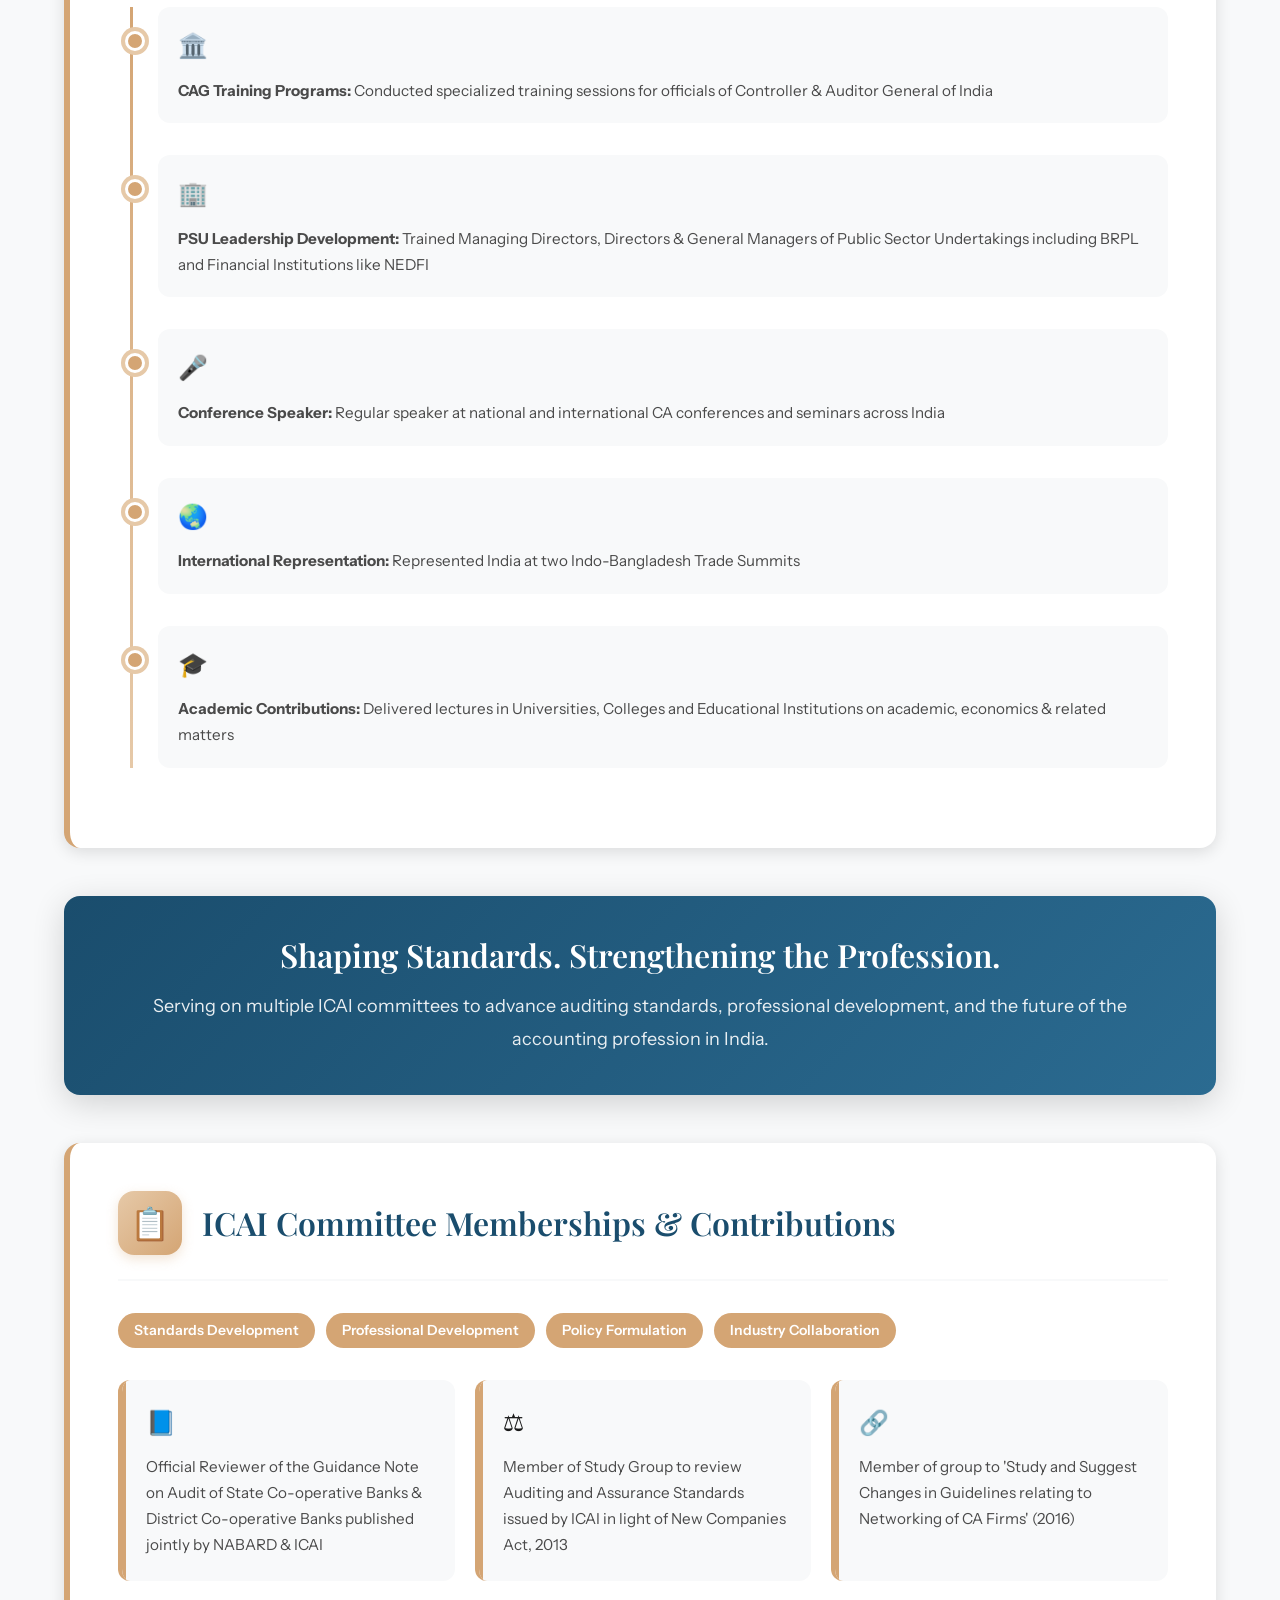
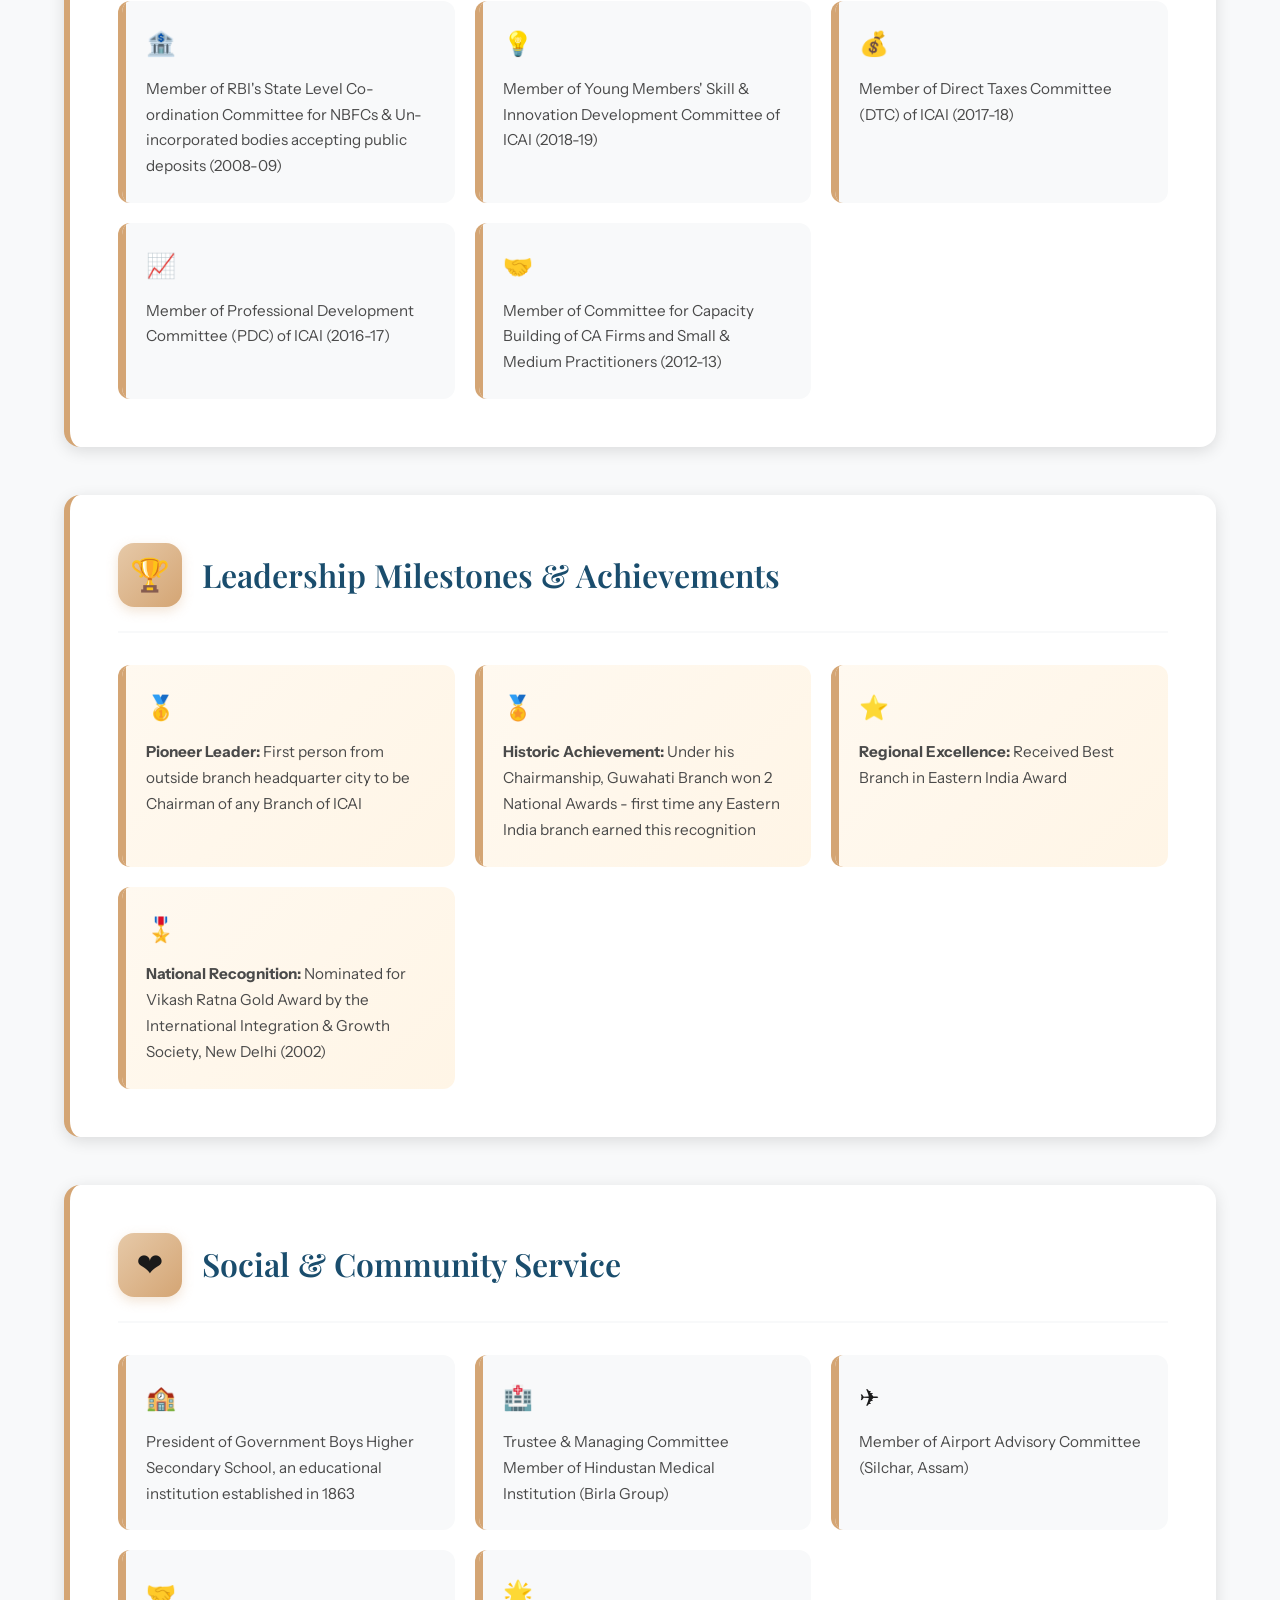
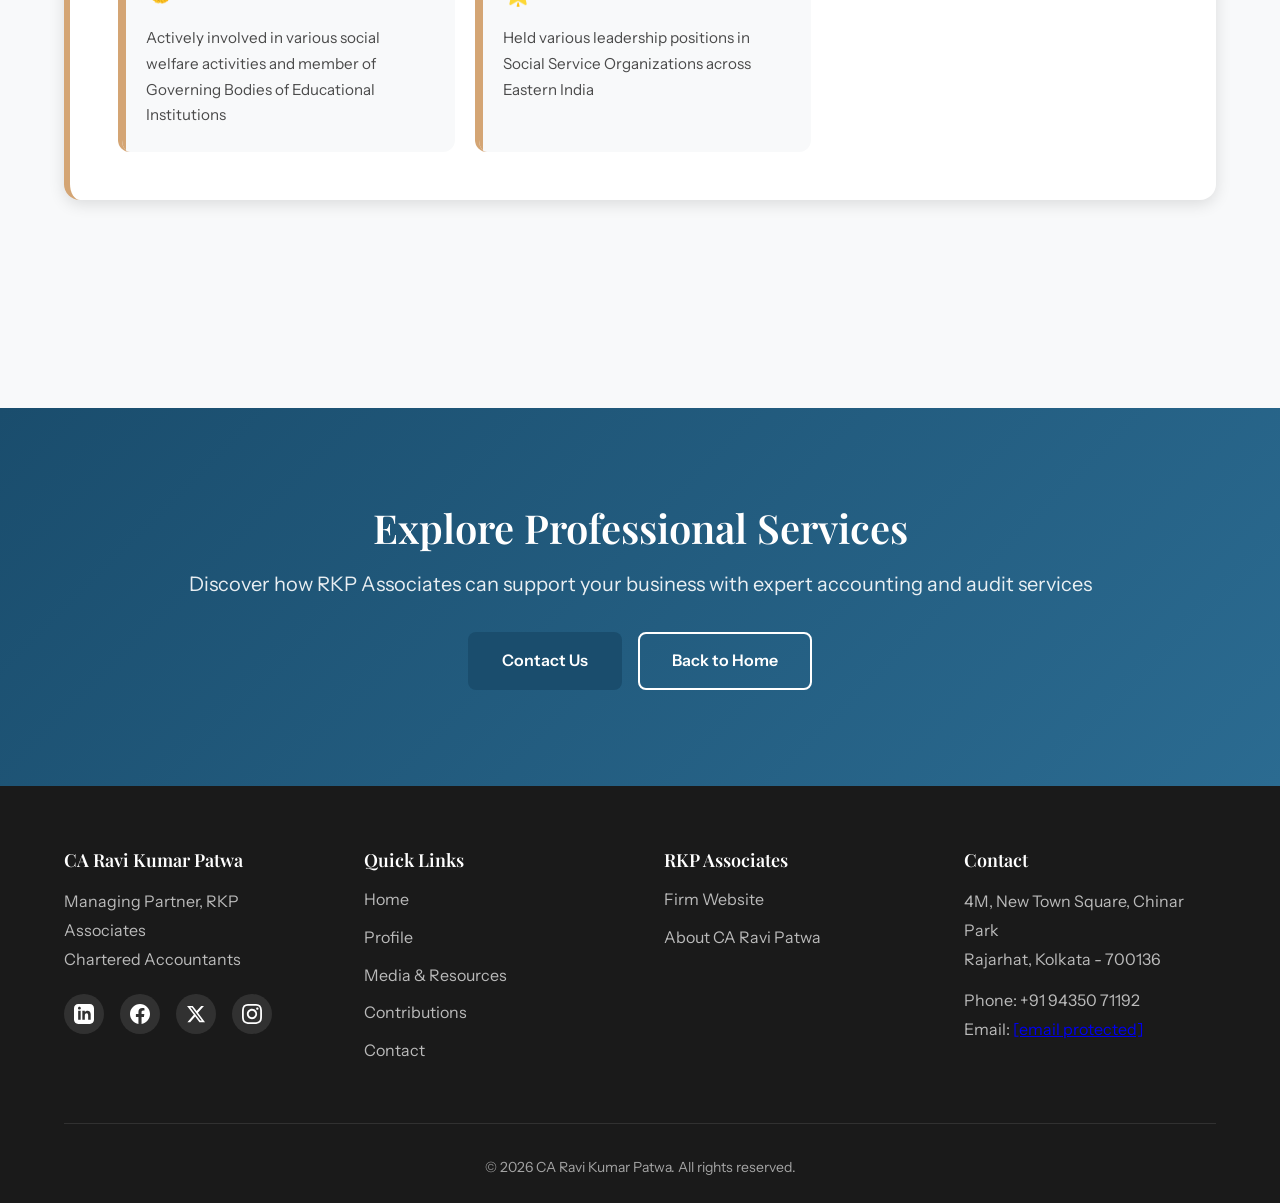
<file: profile.html>
<!doctype html>
<html lang="en">
  <head>
    <meta charset="UTF-8" />
    <meta name="viewport" content="width=device-width, initial-scale=1.0" />
    <title>Profile - CA Ravi Kumar Patwa</title>
    <link
      href="https://fonts.googleapis.com/css2?family=Playfair+Display:wght@400;600;700&family=Instrument+Sans:wght@400;500;600&display=swap"
      rel="stylesheet"
    />
    <link rel="stylesheet" href="styles.css" />
    <style>
      .profile-hero {
        padding: 120px 0 80px;
        background: linear-gradient(
          135deg,
          var(--primary) 0%,
          var(--primary-light) 100%
        );
        position: relative;
        overflow: hidden;
      }
      .profile-hero::before {
        content: "";
        position: absolute;
        top: 0;
        left: 0;
        right: 0;
        bottom: 0;
        background: url('data:image/svg+xml,%3Csvg width="60" height="60" viewBox="0 0 60 60" xmlns="http://www.w3.org/2000/svg"%3E%3Cg fill="none" fill-rule="evenodd"%3E%3Cg fill="%23ffffff" fill-opacity="0.05"%3E%3Cpath d="M36 34v-4h-2v4h-4v2h4v4h2v-4h4v-2h-4zm0-30V0h-2v4h-4v2h4v4h2V6h4V4h-4zM6 34v-4H4v4H0v2h4v4h2v-4h4v-2H6zM6 4V0H4v4H0v2h4v4h2V6h4V4H6z"/%3E%3C/g%3E%3C/g%3E%3C/svg%3E');
        opacity: 1;
      }
      .profile-intro {
        max-width: 900px;
        margin: 0 auto;
        text-align: center;
        position: relative;
        z-index: 1;
      }
      .profile-intro .section-label {
        color: var(--accent-light);
      }
      .profile-intro .section-title {
        color: white;
        font-size: 3.5rem;
        margin-bottom: 24px;
      }
      .profile-intro .section-description {
        color: rgba(255, 255, 255, 0.9);
        font-size: 1.25rem;
        line-height: 1.8;
      }
      .profile-stats {
        display: grid;
        grid-template-columns: repeat(auto-fit, minmax(200px, 1fr));
        gap: 32px;
        margin-top: 48px;
      }
      .profile-stat-card {
        background: rgba(255, 255, 255, 0.1);
        backdrop-filter: blur(10px);
        padding: 32px 24px;
        border-radius: 12px;
        text-align: center;
        border: 1px solid rgba(255, 255, 255, 0.2);
        transition: var(--transition);
      }
      .profile-stat-card:hover {
        background: rgba(255, 255, 255, 0.15);
        transform: translateY(-4px);
      }
      .profile-stat-icon {
        font-size: 2.5rem;
        margin-bottom: 16px;
      }
      .profile-stat-number {
        font-family: var(--font-heading);
        font-size: 2rem;
        font-weight: 700;
        color: white;
        margin-bottom: 8px;
      }
      .profile-stat-label {
        color: rgba(255, 255, 255, 0.9);
        font-size: 0.95rem;
      }
      .profile-sections {
        background: var(--bg-secondary);
      }
      .section-wrapper {
        max-width: 1200px;
        margin: 0 auto;
        padding: 64px 0;
      }
      .section-card {
        background: white;
        border-radius: 16px;
        padding: 48px;
        margin-bottom: 48px;
        box-shadow: var(--shadow-md);
        border-left: 6px solid var(--accent);
        transition: var(--transition);
      }
      .section-card:hover {
        box-shadow: var(--shadow-lg);
        transform: translateX(4px);
      }
      .section-card-header {
        display: flex;
        align-items: center;
        gap: 20px;
        margin-bottom: 32px;
        padding-bottom: 24px;
        border-bottom: 2px solid var(--bg-secondary);
      }
      .section-icon {
        width: 64px;
        height: 64px;
        background: linear-gradient(
          135deg,
          var(--accent-light) 0%,
          var(--accent) 100%
        );
        border-radius: 16px;
        display: flex;
        align-items: center;
        justify-content: center;
        font-size: 2rem;
        flex-shrink: 0;
        box-shadow: 0 4px 12px rgba(212, 165, 116, 0.3);
      }
      .section-card h2 {
        color: var(--primary);
        font-size: 2rem;
        margin: 0;
      }
      .achievement-grid {
        display: grid;
        grid-template-columns: repeat(auto-fit, minmax(300px, 1fr));
        gap: 20px;
      }
      .achievement-item {
        background: var(--bg-secondary);
        padding: 24px;
        border-radius: 12px;
        border-left: 4px solid var(--accent);
        transition: var(--transition);
        position: relative;
        overflow: hidden;
      }
      .achievement-item::before {
        content: "";
        position: absolute;
        top: 0;
        left: 0;
        width: 4px;
        height: 100%;
        background: var(--accent);
        transition: var(--transition);
      }
      .achievement-item:hover {
        transform: translateX(4px);
        box-shadow: var(--shadow-sm);
      }
      .achievement-item:hover::before {
        width: 8px;
      }
      .achievement-icon {
        font-size: 1.5rem;
        margin-bottom: 12px;
        display: inline-block;
      }
      .achievement-text {
        color: var(--text-secondary);
        line-height: 1.7;
        font-size: 0.95rem;
      }
      .highlight-box {
        background: linear-gradient(
          135deg,
          var(--primary) 0%,
          var(--primary-light) 100%
        );
        color: white;
        padding: 40px;
        border-radius: 16px;
        margin: 48px 0;
        text-align: center;
        box-shadow: var(--shadow-lg);
      }
      .highlight-box h3 {
        color: white;
        font-size: 2rem;
        margin-bottom: 16px;
      }
      .highlight-box p {
        color: rgba(255, 255, 255, 0.9);
        font-size: 1.125rem;
        line-height: 1.8;
      }
      .badge {
        display: inline-block;
        background: var(--accent);
        color: white;
        padding: 6px 16px;
        border-radius: 20px;
        font-size: 0.875rem;
        font-weight: 600;
        margin-right: 8px;
        margin-bottom: 8px;
      }
      .timeline-visual {
        position: relative;
        padding-left: 40px;
        margin: 32px 0;
      }
      .timeline-visual::before {
        content: "";
        position: absolute;
        left: 12px;
        top: 0;
        bottom: 0;
        width: 3px;
        background: linear-gradient(
          to bottom,
          var(--accent),
          var(--accent-light)
        );
      }
      .timeline-visual-item {
        position: relative;
        margin-bottom: 32px;
        padding: 20px;
        background: var(--bg-secondary);
        border-radius: 12px;
      }
      .timeline-visual-item::before {
        content: "";
        position: absolute;
        left: -33px;
        top: 24px;
        width: 14px;
        height: 14px;
        border-radius: 50%;
        background: var(--accent);
        border: 3px solid white;
        box-shadow: 0 0 0 4px var(--accent-light);
      }
      @media (max-width: 768px) {
        .profile-intro .section-title {
          font-size: 2.5rem;
        }
        .section-card {
          padding: 32px 24px;
        }
        .achievement-grid {
          grid-template-columns: 1fr;
        }
      }
    </style>
  </head>
  <body>
    <nav class="navbar">
      <div class="container">
        <div class="nav-brand">
          <span class="brand-name">CA RAVI KUMAR PATWA</span>
        </div>
        <div class="nav-menu" id="navMenu">
          <a href="index.html" class="nav-link">Home</a>
          <a href="profile.html" class="nav-link active">Profile</a>
          <a href="media.html" class="nav-link">Media & Resources</a>
          <a href="contributions.html" class="nav-link">Contributions</a>
          <a href="contact.html" class="nav-link">Contact</a>
        </div>
        <div class="nav-toggle" id="navToggle">
          <span></span>
          <span></span>
          <span></span>
        </div>
      </div>
    </nav>

    <section class="profile-hero">
      <div class="container">
        <div class="profile-intro">
          <span class="section-label">Professional Profile</span>
          <h1 class="section-title">CA Ravi Kumar Patwa</h1>
          <p class="section-description">
            Managing Partner at RKP Associates, one of Eastern India's most
            distinguished Chartered Accountancy firms. A leader in the
            profession with extensive experience across multiple sectors and a
            proven track record of excellence in audit, taxation, and
            consultancy services.
          </p>

          <div class="profile-stats">
            <div class="profile-stat-card">
              <div class="profile-stat-icon">🎓</div>
              <div class="profile-stat-number">6th</div>
              <div class="profile-stat-label">All India Rank - DISA</div>
            </div>
            <div class="profile-stat-card">
              <div class="profile-stat-icon">🏆</div>
              <div class="profile-stat-number">2</div>
              <div class="profile-stat-label">National Awards Won</div>
            </div>
            <div class="profile-stat-card">
              <div class="profile-stat-icon">👥</div>
              <div class="profile-stat-number">8+</div>
              <div class="profile-stat-label">ICAI Committees</div>
            </div>
            <div class="profile-stat-card">
              <div class="profile-stat-icon">🌏</div>
              <div class="profile-stat-number">2</div>
              <div class="profile-stat-label">Indo-Bangla Summits</div>
            </div>
          </div>
        </div>
      </div>
    </section>

    <section class="profile-sections">
      <div class="container">
        <div class="section-wrapper">
          <!-- Academic Excellence -->
          <div class="section-card">
            <div class="section-card-header">
              <div class="section-icon">🎓</div>
              <h2>Academic Excellence</h2>
            </div>
            <div class="achievement-grid">
              <div class="achievement-item">
                <div class="achievement-icon">🥇</div>
                <p class="achievement-text">
                  Secured <strong>6th rank in All India</strong> and
                  <strong>2nd in Eastern India</strong> in the DISA (Diploma in
                  Information System Audit) Examination conducted by ICAI
                </p>
              </div>
              <div class="achievement-item">
                <div class="achievement-icon">📚</div>
                <p class="achievement-text">
                  Completed extensive professional training in auditing,
                  taxation, and corporate laws with continuous skill enhancement
                </p>
              </div>
              <div class="achievement-item">
                <div class="achievement-icon">🌐</div>
                <p class="achievement-text">
                  Continuous professional development through national and
                  international programs, staying ahead of industry trends
                </p>
              </div>
            </div>
          </div>

          <!-- Professional Activities -->
          <div class="section-card">
            <div class="section-card-header">
              <div class="section-icon">💼</div>
              <h2>Professional Activities & Training</h2>
            </div>
            <div class="timeline-visual">
              <div class="timeline-visual-item">
                <div class="achievement-icon">🏛️</div>
                <p class="achievement-text">
                  <strong>CAG Training Programs:</strong> Conducted specialized
                  training sessions for officials of Controller & Auditor
                  General of India
                </p>
              </div>
              <div class="timeline-visual-item">
                <div class="achievement-icon">🏢</div>
                <p class="achievement-text">
                  <strong>PSU Leadership Development:</strong> Trained Managing
                  Directors, Directors & General Managers of Public Sector
                  Undertakings including BRPL and Financial Institutions like
                  NEDFI
                </p>
              </div>
              <div class="timeline-visual-item">
                <div class="achievement-icon">🎤</div>
                <p class="achievement-text">
                  <strong>Conference Speaker:</strong> Regular speaker at
                  national and international CA conferences and seminars across
                  India
                </p>
              </div>
              <div class="timeline-visual-item">
                <div class="achievement-icon">🌏</div>
                <p class="achievement-text">
                  <strong>International Representation:</strong> Represented
                  India at two Indo-Bangladesh Trade Summits
                </p>
              </div>
              <div class="timeline-visual-item">
                <div class="achievement-icon">🎓</div>
                <p class="achievement-text">
                  <strong>Academic Contributions:</strong> Delivered lectures in
                  Universities, Colleges and Educational Institutions on
                  academic, economics & related matters
                </p>
              </div>
            </div>
          </div>

          <!-- Highlight Box -->
          <div class="highlight-box">
            <h3>Shaping Standards. Strengthening the Profession.</h3>
            <p>
              Serving on multiple ICAI committees to advance auditing standards,
              professional development, and the future of the accounting
              profession in India.
            </p>
          </div>

          <!-- Committee Memberships -->
          <div class="section-card">
            <div class="section-card-header">
              <div class="section-icon">📋</div>
              <h2>ICAI Committee Memberships & Contributions</h2>
            </div>
            <div>
              <div style="margin-bottom: 24px">
                <span class="badge">Standards Development</span>
                <span class="badge">Professional Development</span>
                <span class="badge">Policy Formulation</span>
                <span class="badge">Industry Collaboration</span>
              </div>
              <div class="achievement-grid">
                <div class="achievement-item">
                  <div class="achievement-icon">📘</div>
                  <p class="achievement-text">
                    Official Reviewer of the Guidance Note on Audit of State
                    Co-operative Banks & District Co-operative Banks published
                    jointly by NABARD & ICAI
                  </p>
                </div>
                <div class="achievement-item">
                  <div class="achievement-icon">⚖️</div>
                  <p class="achievement-text">
                    Member of Study Group to review Auditing and Assurance
                    Standards issued by ICAI in light of New Companies Act, 2013
                  </p>
                </div>
                <div class="achievement-item">
                  <div class="achievement-icon">🔗</div>
                  <p class="achievement-text">
                    Member of group to 'Study and Suggest Changes in Guidelines
                    relating to Networking of CA Firms' (2016)
                  </p>
                </div>
                <div class="achievement-item">
                  <div class="achievement-icon">🏦</div>
                  <p class="achievement-text">
                    Member of RBI's State Level Co-ordination Committee for
                    NBFCs & Un-incorporated bodies accepting public deposits
                    (2008-09)
                  </p>
                </div>
                <div class="achievement-item">
                  <div class="achievement-icon">💡</div>
                  <p class="achievement-text">
                    Member of Young Members' Skill & Innovation Development
                    Committee of ICAI (2018-19)
                  </p>
                </div>
                <div class="achievement-item">
                  <div class="achievement-icon">💰</div>
                  <p class="achievement-text">
                    Member of Direct Taxes Committee (DTC) of ICAI (2017-18)
                  </p>
                </div>
                <div class="achievement-item">
                  <div class="achievement-icon">📈</div>
                  <p class="achievement-text">
                    Member of Professional Development Committee (PDC) of ICAI
                    (2016-17)
                  </p>
                </div>
                <div class="achievement-item">
                  <div class="achievement-icon">🤝</div>
                  <p class="achievement-text">
                    Member of Committee for Capacity Building of CA Firms and
                    Small & Medium Practitioners (2012-13)
                  </p>
                </div>
              </div>
            </div>
          </div>

          <!-- Leadership Achievements -->
          <div class="section-card">
            <div class="section-card-header">
              <div class="section-icon">🏆</div>
              <h2>Leadership Milestones & Achievements</h2>
            </div>
            <div class="achievement-grid">
              <div
                class="achievement-item"
                style="
                  background: linear-gradient(135deg, #fff9f0 0%, #fff5e6 100%);
                  border-left-color: #d4a574;
                "
              >
                <div class="achievement-icon">🥇</div>
                <p class="achievement-text">
                  <strong>Pioneer Leader:</strong> First person from outside
                  branch headquarter city to be Chairman of any Branch of ICAI
                </p>
              </div>
              <div
                class="achievement-item"
                style="
                  background: linear-gradient(135deg, #fff9f0 0%, #fff5e6 100%);
                  border-left-color: #d4a574;
                "
              >
                <div class="achievement-icon">🏅</div>
                <p class="achievement-text">
                  <strong>Historic Achievement:</strong> Under his Chairmanship,
                  Guwahati Branch won 2 National Awards - first time any Eastern
                  India branch earned this recognition
                </p>
              </div>
              <div
                class="achievement-item"
                style="
                  background: linear-gradient(135deg, #fff9f0 0%, #fff5e6 100%);
                  border-left-color: #d4a574;
                "
              >
                <div class="achievement-icon">⭐</div>
                <p class="achievement-text">
                  <strong>Regional Excellence:</strong> Received Best Branch in
                  Eastern India Award
                </p>
              </div>
              <div
                class="achievement-item"
                style="
                  background: linear-gradient(135deg, #fff9f0 0%, #fff5e6 100%);
                  border-left-color: #d4a574;
                "
              >
                <div class="achievement-icon">🎖️</div>
                <p class="achievement-text">
                  <strong>National Recognition:</strong> Nominated for Vikash
                  Ratna Gold Award by the International Integration & Growth
                  Society, New Delhi (2002)
                </p>
              </div>
            </div>
          </div>

          <!-- Social Activities -->
          <div class="section-card">
            <div class="section-card-header">
              <div class="section-icon">❤️</div>
              <h2>Social & Community Service</h2>
            </div>
            <div class="achievement-grid">
              <div class="achievement-item">
                <div class="achievement-icon">🏫</div>
                <p class="achievement-text">
                  President of Government Boys Higher Secondary School, an
                  educational institution established in 1863
                </p>
              </div>
              <div class="achievement-item">
                <div class="achievement-icon">🏥</div>
                <p class="achievement-text">
                  Trustee & Managing Committee Member of Hindustan Medical
                  Institution (Birla Group)
                </p>
              </div>
              <div class="achievement-item">
                <div class="achievement-icon">✈️</div>
                <p class="achievement-text">
                  Member of Airport Advisory Committee (Silchar, Assam)
                </p>
              </div>
              <div class="achievement-item">
                <div class="achievement-icon">🤝</div>
                <p class="achievement-text">
                  Actively involved in various social welfare activities and
                  member of Governing Bodies of Educational Institutions
                </p>
              </div>
              <div class="achievement-item">
                <div class="achievement-icon">🌟</div>
                <p class="achievement-text">
                  Held various leadership positions in Social Service
                  Organizations across Eastern India
                </p>
              </div>
            </div>
          </div>
        </div>
      </div>
    </section>

    <section class="cta-section">
      <div class="container">
        <div class="cta-content">
          <h2>Explore Professional Services</h2>
          <p>
            Discover how RKP Associates can support your business with expert
            accounting and audit services
          </p>
          <div class="cta-buttons">
            <a href="contact.html" class="btn btn-primary">Contact Us</a>
            <a href="index.html" class="btn btn-outline-light">Back to Home</a>
          </div>
        </div>
      </div>
    </section>

    <footer class="footer">
      <div class="container">
        <div class="footer-grid">
          <div class="footer-col">
            <h3>CA Ravi Kumar Patwa</h3>
            <p>Managing Partner, RKP Associates<br />Chartered Accountants</p>
            <div class="social-links">
              <a
                href="https://www.linkedin.com/in/ravi-kumar-patwa-6760015/"
                target="_blank"
                aria-label="LinkedIn"
              >
                <svg viewBox="0 0 24 24" fill="currentColor">
                  <path
                    d="M19 0h-14c-2.761 0-5 2.239-5 5v14c0 2.761 2.239 5 5 5h14c2.762 0 5-2.239 5-5v-14c0-2.761-2.238-5-5-5zm-11 19h-3v-11h3v11zm-1.5-12.268c-.966 0-1.75-.79-1.75-1.764s.784-1.764 1.75-1.764 1.75.79 1.75 1.764-.783 1.764-1.75 1.764zm13.5 12.268h-3v-5.604c0-3.368-4-3.113-4 0v5.604h-3v-11h3v1.765c1.396-2.586 7-2.777 7 2.476v6.759z"
                  />
                </svg>
              </a>
              <a
                href="https://www.facebook.com/caravipatwa/"
                target="_blank"
                aria-label="Facebook"
              >
                <svg viewBox="0 0 24 24" fill="currentColor">
                  <path
                    d="M24 12.073c0-6.627-5.373-12-12-12s-12 5.373-12 12c0 5.99 4.388 10.954 10.125 11.854v-8.385H7.078v-3.47h3.047V9.43c0-3.007 1.792-4.669 4.533-4.669 1.312 0 2.686.235 2.686.235v2.953H15.83c-1.491 0-1.956.925-1.956 1.874v2.25h3.328l-.532 3.47h-2.796v8.385C19.612 23.027 24 18.062 24 12.073z"
                  />
                </svg>
              </a>
              <a
                href="https://x.com/ravipatwa"
                target="_blank"
                aria-label="Twitter"
              >
                <svg viewBox="0 0 24 24" fill="currentColor">
                  <path
                    d="M18.244 2.25h3.308l-7.227 8.26 8.502 11.24H16.17l-5.214-6.817L4.99 21.75H1.68l7.73-8.835L1.254 2.25H8.08l4.713 6.231zm-1.161 17.52h1.833L7.084 4.126H5.117z"
                  />
                </svg>
              </a>
              <a
                href="https://www.instagram.com/ravipatwa12/"
                target="_blank"
                aria-label="Instagram"
              >
                <svg viewBox="0 0 24 24" fill="currentColor">
                  <path
                    d="M12 2.163c3.204 0 3.584.012 4.85.07 3.252.148 4.771 1.691 4.919 4.919.058 1.265.069 1.645.069 4.849 0 3.205-.012 3.584-.069 4.849-.149 3.225-1.664 4.771-4.919 4.919-1.266.058-1.644.07-4.85.07-3.204 0-3.584-.012-4.849-.07-3.26-.149-4.771-1.699-4.919-4.92-.058-1.265-.07-1.644-.07-4.849 0-3.204.013-3.583.07-4.849.149-3.227 1.664-4.771 4.919-4.919 1.266-.057 1.645-.069 4.849-.069zm0-2.163c-3.259 0-3.667.014-4.947.072-4.358.2-6.78 2.618-6.98 6.98-.059 1.281-.073 1.689-.073 4.948 0 3.259.014 3.668.072 4.948.2 4.358 2.618 6.78 6.98 6.98 1.281.058 1.689.072 4.948.072 3.259 0 3.668-.014 4.948-.072 4.354-.2 6.782-2.618 6.979-6.98.059-1.28.073-1.689.073-4.948 0-3.259-.014-3.667-.072-4.947-.196-4.354-2.617-6.78-6.979-6.98-1.281-.059-1.69-.073-4.949-.073zm0 5.838c-3.403 0-6.162 2.759-6.162 6.162s2.759 6.163 6.162 6.163 6.162-2.759 6.162-6.163c0-3.403-2.759-6.162-6.162-6.162zm0 10.162c-2.209 0-4-1.79-4-4 0-2.209 1.791-4 4-4s4 1.791 4 4c0 2.21-1.791 4-4 4zm6.406-11.845c-.796 0-1.441.645-1.441 1.44s.645 1.44 1.441 1.44c.795 0 1.439-.645 1.439-1.44s-.644-1.44-1.439-1.44z"
                  />
                </svg>
              </a>
            </div>
          </div>
          <div class="footer-col">
            <h4>Quick Links</h4>
            <ul>
              <li><a href="index.html">Home</a></li>
              <li><a href="profile.html">Profile</a></li>
              <li><a href="media.html">Media & Resources</a></li>
              <li><a href="contributions.html">Contributions</a></li>
              <li><a href="contact.html">Contact</a></li>
            </ul>
          </div>
          <div class="footer-col">
            <h4>RKP Associates</h4>
            <ul>
              <li>
                <a href="https://rkpassociates.in/" target="_blank"
                  >Firm Website</a
                >
              </li>
              <li>
                <a
                  href="https://rkpassociates.in/ca-ravi-kumar-patwa/"
                  target="_blank"
                  >About CA Ravi Patwa</a
                >
              </li>
            </ul>
          </div>
          <div class="footer-col">
            <h4>Contact</h4>
            <p>
              4M, New Town Square, Chinar Park<br />Rajarhat, Kolkata - 700136
            </p>
            <p>
              Phone: +91 94350 71192<br />Email:
              <a
                href="/cdn-cgi/l/email-protection"
                class="__cf_email__"
                data-cfemail="7103100718011005061031191e051c10181d5f121e1c"
                >[email&#160;protected]</a
              >
            </p>
          </div>
        </div>
        <div class="footer-bottom">
          <p>&copy; 2026 CA Ravi Kumar Patwa. All rights reserved.</p>
        </div>
      </div>
    </footer>
    <script src="script.js"></script>
  </body>
</html>
</file>
<file: styles.css>
/* Reset and Base Styles */
* {
    margin: 0;
    padding: 0;
    box-sizing: border-box;
}

:root {
    /* Color Palette - Sophisticated Professional */
    --primary: #1a4d6d;
    --primary-light: #2b6b91;
    --primary-dark: #0f3449;
    --accent: #d4a574;
    --accent-light: #e6c9a8;
    --accent-dark: #b8864f;
    
    --text-primary: #1a1a1a;
    --text-secondary: #4a4a4a;
    --text-light: #6a6a6a;
    
    --bg-primary: #ffffff;
    --bg-secondary: #f8f9fa;
    --bg-tertiary: #eef2f5;
    
    --border: #e0e0e0;
    --shadow-sm: 0 2px 8px rgba(0, 0, 0, 0.08);
    --shadow-md: 0 4px 16px rgba(0, 0, 0, 0.12);
    --shadow-lg: 0 8px 32px rgba(0, 0, 0, 0.16);
    
    /* Typography */
    --font-heading: 'Playfair Display', serif;
    --font-body: 'Instrument Sans', -apple-system, system-ui, sans-serif;
    
    --transition: all 0.3s cubic-bezier(0.4, 0, 0.2, 1);
}

body {
    font-family: var(--font-body);
    color: var(--text-primary);
    background: var(--bg-primary);
    line-height: 1.6;
    overflow-x: hidden;
}

.container {
    max-width: 1200px;
    margin: 0 auto;
    padding: 0 24px;
}

/* Typography */
h1, h2, h3, h4, h5, h6 {
    font-family: var(--font-heading);
    font-weight: 600;
    line-height: 1.2;
    color: var(--text-primary);
}

/* Navigation */
.navbar {
    position: fixed;
    top: 0;
    left: 0;
    right: 0;
    z-index: 1000;
    background: rgba(255, 255, 255, 0.95);
    backdrop-filter: blur(10px);
    border-bottom: 1px solid var(--border);
    transition: var(--transition);
}

.navbar .container {
    display: flex;
    justify-content: space-between;
    align-items: center;
    padding: 16px 24px;
}

.nav-brand .brand-name {
    font-family: var(--font-heading);
    font-size: 1.25rem;
    font-weight: 700;
    color: var(--primary);
    letter-spacing: 0.5px;
}

.nav-menu {
    display: flex;
    gap: 32px;
}

.nav-link {
    font-size: 0.95rem;
    font-weight: 500;
    color: var(--text-secondary);
    text-decoration: none;
    position: relative;
    transition: var(--transition);
}

.nav-link:hover,
.nav-link.active {
    color: var(--primary);
}

.nav-link::after {
    content: '';
    position: absolute;
    bottom: -4px;
    left: 0;
    width: 0;
    height: 2px;
    background: var(--accent);
    transition: var(--transition);
}

.nav-link:hover::after,
.nav-link.active::after {
    width: 100%;
}

.nav-toggle {
    display: none;
    flex-direction: column;
    gap: 5px;
    cursor: pointer;
}

.nav-toggle span {
    width: 25px;
    height: 3px;
    background: var(--primary);
    transition: var(--transition);
}

/* Hero Section */
.hero {
    position: relative;
    min-height: 100vh;
    display: flex;
    align-items: center;
    background: linear-gradient(135deg, var(--bg-tertiary) 0%, var(--bg-secondary) 100%);
    padding-top: 80px;
}

.hero-overlay {
    position: absolute;
    inset: 0;
    background: url('data:image/svg+xml,%3Csvg width="60" height="60" viewBox="0 0 60 60" xmlns="http://www.w3.org/2000/svg"%3E%3Cg fill="none" fill-rule="evenodd"%3E%3Cg fill="%231a4d6d" fill-opacity="0.03"%3E%3Cpath d="M36 34v-4h-2v4h-4v2h4v4h2v-4h4v-2h-4zm0-30V0h-2v4h-4v2h4v4h2V6h4V4h-4zM6 34v-4H4v4H0v2h4v4h2v-4h4v-2H6zM6 4V0H4v4H0v2h4v4h2V6h4V4H6z"/%3E%3C/g%3E%3C/g%3E%3C/svg%3E');
    pointer-events: none;
}

.hero-content {
    width: 100%;
    position: relative;
    z-index: 1;
}

.hero-grid {
    display: grid;
    grid-template-columns: 1.2fr 1fr;
    gap: 64px;
    align-items: center;
}

.hero-label {
    display: inline-block;
    font-size: 0.875rem;
    font-weight: 600;
    letter-spacing: 2px;
    text-transform: uppercase;
    color: var(--accent);
    margin-bottom: 16px;
}

.hero-title {
    font-size: 4rem;
    font-weight: 700;
    margin-bottom: 16px;
    color: var(--primary);
    line-height: 1.1;
}

.hero-subtitle {
    font-size: 1.5rem;
    color: var(--text-secondary);
    margin-bottom: 24px;
    font-weight: 400;
}

.hero-description {
    font-size: 1.125rem;
    color: var(--text-light);
    margin-bottom: 32px;
    max-width: 540px;
}

.hero-stats {
    display: flex;
    gap: 48px;
    margin-bottom: 40px;
}

.stat-item {
    text-align: left;
}

.stat-number {
    font-family: var(--font-heading);
    font-size: 2.5rem;
    font-weight: 700;
    color: var(--primary);
    line-height: 1;
    margin-bottom: 8px;
}

.stat-label {
    font-size: 0.875rem;
    color: var(--text-light);
    text-transform: uppercase;
    letter-spacing: 1px;
}

.hero-cta {
    display: flex;
    gap: 16px;
    flex-wrap: wrap;
}

.btn {
    display: inline-flex;
    align-items: center;
    padding: 14px 32px;
    font-size: 1rem;
    font-weight: 600;
    text-decoration: none;
    border-radius: 8px;
    transition: var(--transition);
    cursor: pointer;
    border: 2px solid transparent;
}

.btn-primary {
    background: var(--primary);
    color: white;
}

.btn-primary:hover {
    background: var(--primary-dark);
    transform: translateY(-2px);
    box-shadow: var(--shadow-md);
}

.btn-outline {
    border-color: var(--primary);
    color: var(--primary);
    background: transparent;
}

.btn-outline:hover {
    background: var(--primary);
    color: white;
    transform: translateY(-2px);
}

.btn-outline-light {
    border-color: white;
    color: white;
    background: transparent;
}

.btn-outline-light:hover {
    background: white;
    color: var(--primary);
}

.hero-image {
    position: relative;
}

.image-frame {
    position: relative;
    border-radius: 12px;
    overflow: hidden;
    box-shadow: var(--shadow-lg);
}

.image-frame img {
    width: 100%;
    height: auto;
    display: block;
    object-fit: cover;
}

.image-accent {
    position: absolute;
    top: -20px;
    right: -20px;
    width: 100%;
    height: 100%;
    border: 3px solid var(--accent);
    border-radius: 12px;
    z-index: -1;
}

.scroll-indicator {
    position: absolute;
    bottom: 40px;
    left: 50%;
    transform: translateX(-50%);
    z-index: 2;
}

.scroll-indicator span {
    display: block;
    width: 24px;
    height: 36px;
    border: 2px solid var(--primary);
    border-radius: 12px;
    position: relative;
}

.scroll-indicator span::before {
    content: '';
    position: absolute;
    top: 8px;
    left: 50%;
    transform: translateX(-50%);
    width: 4px;
    height: 8px;
    background: var(--primary);
    border-radius: 2px;
    animation: scroll 2s infinite;
}

@keyframes scroll {
    0%, 100% { top: 8px; opacity: 1; }
    50% { top: 20px; opacity: 0.3; }
}

/* Section Styles */
section {
    padding: 96px 0;
}

.section-header {
    text-align: center;
    margin-bottom: 64px;
}

.section-label {
    display: inline-block;
    font-size: 0.875rem;
    font-weight: 600;
    letter-spacing: 2px;
    text-transform: uppercase;
    color: var(--accent);
    margin-bottom: 12px;
}

.section-title {
    font-size: 2.75rem;
    font-weight: 700;
    color: var(--primary);
    margin-bottom: 16px;
}

.section-description {
    font-size: 1.125rem;
    color: var(--text-light);
    max-width: 640px;
    margin: 0 auto;
}

/* Current Positions */
.current-positions {
    background: var(--bg-secondary);
}

.positions-grid {
    display: grid;
    grid-template-columns: repeat(auto-fit, minmax(300px, 1fr));
    gap: 24px;
}

.position-card {
    background: white;
    border-radius: 12px;
    padding: 32px;
    transition: var(--transition);
    border: 1px solid var(--border);
}

.position-card:hover {
    transform: translateY(-8px);
    box-shadow: var(--shadow-lg);
    border-color: var(--accent-light);
}

.position-card.highlight {
    background: linear-gradient(135deg, var(--primary) 0%, var(--primary-light) 100%);
    color: white;
    border: none;
}

.position-card.highlight h3,
.position-card.highlight .position-org,
.position-card.highlight .position-desc {
    color: white;
}

.position-card.highlight .position-icon svg {
    stroke: white;
}

.position-icon {
    width: 48px;
    height: 48px;
    margin-bottom: 20px;
}

.position-icon svg {
    width: 100%;
    height: 100%;
    stroke: var(--primary);
}

.position-card h3 {
    font-size: 1.25rem;
    margin-bottom: 8px;
    color: var(--text-primary);
}

.position-org {
    font-size: 0.875rem;
    font-weight: 600;
    color: var(--accent);
    margin-bottom: 12px;
    text-transform: uppercase;
    letter-spacing: 1px;
}

.position-desc {
    font-size: 0.95rem;
    color: var(--text-light);
    line-height: 1.6;
}

/* Journey Timeline */
.journey {
    background: white;
}

.journey-timeline {
    max-width: 800px;
    margin: 0 auto;
    position: relative;
}

.journey-timeline::before {
    content: '';
    position: absolute;
    left: 20px;
    top: 0;
    bottom: 0;
    width: 2px;
    background: var(--accent-light);
}

.timeline-item {
    position: relative;
    padding-left: 64px;
    margin-bottom: 48px;
}

.timeline-marker {
    position: absolute;
    left: 12px;
    top: 8px;
    width: 16px;
    height: 16px;
    border-radius: 50%;
    background: var(--accent);
    border: 3px solid white;
    box-shadow: 0 0 0 4px var(--accent-light);
}

.timeline-content h3 {
    font-size: 1.5rem;
    color: var(--primary);
    margin-bottom: 8px;
}

.timeline-year {
    font-size: 0.875rem;
    font-weight: 600;
    color: var(--accent);
    margin-bottom: 12px;
    text-transform: uppercase;
    letter-spacing: 1px;
}

.timeline-content p {
    color: var(--text-light);
    line-height: 1.7;
}

/* Firm Overview */
.firm-overview {
    background: var(--primary);
    color: white;
}

.firm-overview .section-label {
    color: var(--accent-light);
}

.firm-overview .section-title {
    color: white;
}

.firm-grid {
    display: grid;
    grid-template-columns: 1.2fr 1fr;
    gap: 64px;
    align-items: center;
}

.firm-content p {
    color: rgba(255, 255, 255, 0.9);
    font-size: 1.125rem;
    line-height: 1.8;
    margin-bottom: 32px;
}

.firm-highlights {
    margin-bottom: 48px;
}

.highlight-item {
    display: flex;
    gap: 20px;
    margin-bottom: 24px;
    padding: 20px;
    background: rgba(255, 255, 255, 0.1);
    border-radius: 8px;
    backdrop-filter: blur(10px);
}

.highlight-item svg {
    width: 32px;
    height: 32px;
    flex-shrink: 0;
    stroke: var(--accent-light);
}

.highlight-item h4 {
    font-size: 1.125rem;
    color: white;
    margin-bottom: 4px;
}

.highlight-item p {
    font-size: 0.95rem;
    color: rgba(255, 255, 255, 0.8);
    margin: 0;
}

.team-composition h3 {
    font-size: 1.5rem;
    color: white;
    margin-bottom: 24px;
}

.team-stats {
    display: grid;
    grid-template-columns: repeat(auto-fit, minmax(120px, 1fr));
    gap: 16px;
}

.team-stat {
    text-align: center;
    padding: 16px;
    background: rgba(255, 255, 255, 0.1);
    border-radius: 8px;
}

.team-stat .stat-number {
    font-size: 2rem;
    color: var(--accent-light);
}

.team-stat .stat-label {
    font-size: 0.75rem;
    color: rgba(255, 255, 255, 0.8);
}

.image-collage {
    display: grid;
    grid-template-columns: repeat(2, 1fr);
    gap: 16px;
}

.collage-img {
    width: 100%;
    height: 200px;
    object-fit: cover;
    border-radius: 8px;
    box-shadow: var(--shadow-md);
}

.collage-img.img-1 {
    grid-column: 1 / -1;
    height: 280px;
}

/* Professional Exposure */
.exposure {
    background: var(--bg-secondary);
}

.exposure-grid {
    display: grid;
    grid-template-columns: repeat(auto-fit, minmax(280px, 1fr));
    gap: 24px;
}

.exposure-card {
    background: white;
    padding: 32px;
    border-radius: 12px;
    border: 1px solid var(--border);
    transition: var(--transition);
}

.exposure-card:hover {
    transform: translateY(-4px);
    box-shadow: var(--shadow-md);
    border-color: var(--accent);
}

.exposure-icon {
    font-size: 2.5rem;
    margin-bottom: 16px;
}

.exposure-card h3 {
    font-size: 1.25rem;
    color: var(--primary);
    margin-bottom: 12px;
}

.exposure-card p {
    font-size: 0.95rem;
    color: var(--text-light);
    line-height: 1.6;
}

/* Achievements Highlight */
.achievements-highlight {
    background: white;
}

.achievements-carousel {
    display: grid;
    grid-template-columns: repeat(auto-fit, minmax(250px, 1fr));
    gap: 32px;
}

.achievement-card {
    text-align: center;
    padding: 40px 24px;
    border-radius: 12px;
    background: var(--bg-tertiary);
    border: 2px solid var(--border);
    transition: var(--transition);
}

.achievement-card:hover {
    border-color: var(--accent);
    transform: translateY(-8px);
    box-shadow: var(--shadow-lg);
}

.achievement-number {
    font-family: var(--font-heading);
    font-size: 3.5rem;
    font-weight: 700;
    color: var(--primary);
    line-height: 1;
    margin-bottom: 16px;
}

.achievement-card h3 {
    font-size: 1.25rem;
    color: var(--text-primary);
    margin-bottom: 12px;
}

.achievement-card p {
    font-size: 0.95rem;
    color: var(--text-light);
    line-height: 1.6;
}

/* CTA Section */
.cta-section {
    background: linear-gradient(135deg, var(--primary) 0%, var(--primary-light) 100%);
    color: white;
    text-align: center;
}

.cta-content h2 {
    font-size: 2.5rem;
    color: white;
    margin-bottom: 16px;
}

.cta-content p {
    font-size: 1.25rem;
    color: rgba(255, 255, 255, 0.9);
    margin-bottom: 32px;
}

.cta-buttons {
    display: flex;
    gap: 16px;
    justify-content: center;
    flex-wrap: wrap;
}

/* Footer */
.footer {
    background: var(--text-primary);
    color: rgba(255, 255, 255, 0.8);
    padding: 64px 0 24px;
}

.footer-grid {
    display: grid;
    grid-template-columns: repeat(auto-fit, minmax(250px, 1fr));
    gap: 48px;
    margin-bottom: 48px;
}

.footer-col h3,
.footer-col h4 {
    color: white;
    margin-bottom: 16px;
    font-size: 1.125rem;
}

.footer-col p {
    color: rgba(255, 255, 255, 0.7);
    line-height: 1.8;
    margin-bottom: 12px;
}

.footer-col ul {
    list-style: none;
}

.footer-col ul li {
    margin-bottom: 12px;
}

.footer-col ul li a {
    color: rgba(255, 255, 255, 0.7);
    text-decoration: none;
    transition: var(--transition);
}

.footer-col ul li a:hover {
    color: var(--accent-light);
}

.social-links {
    display: flex;
    gap: 16px;
    margin-top: 20px;
}

.social-links a {
    width: 40px;
    height: 40px;
    display: flex;
    align-items: center;
    justify-content: center;
    background: rgba(255, 255, 255, 0.1);
    border-radius: 50%;
    transition: var(--transition);
}

.social-links a:hover {
    background: var(--accent);
    transform: translateY(-4px);
}

.social-links svg {
    width: 20px;
    height: 20px;
    fill: white;
}

.footer-bottom {
    text-align: center;
    padding-top: 32px;
    border-top: 1px solid rgba(255, 255, 255, 0.1);
}

.footer-bottom p {
    color: rgba(255, 255, 255, 0.6);
    font-size: 0.875rem;
}

/* Animations */
@keyframes fadeIn {
    from {
        opacity: 0;
    }
    to {
        opacity: 1;
    }
}

@keyframes fadeInUp {
    from {
        opacity: 0;
        transform: translateY(30px);
    }
    to {
        opacity: 1;
        transform: translateY(0);
    }
}

@keyframes fadeInRight {
    from {
        opacity: 0;
        transform: translateX(30px);
    }
    to {
        opacity: 1;
        transform: translateX(0);
    }
}

.fade-in {
    animation: fadeIn 0.8s ease-out;
}

.fade-in-up {
    animation: fadeInUp 0.8s ease-out;
}

.fade-in-up.delay-1 {
    animation-delay: 0.2s;
    opacity: 0;
    animation-fill-mode: forwards;
}

.fade-in-up.delay-2 {
    animation-delay: 0.4s;
    opacity: 0;
    animation-fill-mode: forwards;
}

.fade-in-up.delay-3 {
    animation-delay: 0.6s;
    opacity: 0;
    animation-fill-mode: forwards;
}

.fade-in-up.delay-4 {
    animation-delay: 0.8s;
    opacity: 0;
    animation-fill-mode: forwards;
}

.fade-in-right {
    animation: fadeInRight 0.8s ease-out 0.4s;
    opacity: 0;
    animation-fill-mode: forwards;
}

/* Responsive Design */
@media (max-width: 968px) {
    .hero-grid,
    .firm-grid {
        grid-template-columns: 1fr;
        gap: 40px;
    }
    
    .hero-title {
        font-size: 3rem;
    }
    
    .section-title {
        font-size: 2.25rem;
    }
    
    .hero-image {
        order: -1;
    }
}

@media (max-width: 768px) {
    .nav-menu {
        position: fixed;
        top: 70px;
        left: -100%;
        width: 100%;
        flex-direction: column;
        background: white;
        padding: 24px;
        box-shadow: var(--shadow-lg);
        transition: var(--transition);
    }
    
    .nav-menu.active {
        left: 0;
    }
    
    .nav-toggle {
        display: flex;
    }
    
    .hero-title {
        font-size: 2.5rem;
    }
    
    .hero-stats {
        flex-direction: column;
        gap: 24px;
    }
    
    .positions-grid,
    .exposure-grid {
        grid-template-columns: 1fr;
    }
    
    .journey-timeline::before {
        left: 12px;
    }
    
    .timeline-item {
        padding-left: 48px;
    }
    
    .timeline-marker {
        left: 4px;
    }
}

@media (max-width: 480px) {
    .hero-title {
        font-size: 2rem;
    }
    
    .section-title {
        font-size: 1.875rem;
    }
    
    .btn {
        width: 100%;
        justify-content: center;
    }
    
    .hero-cta {
        flex-direction: column;
    }
}
</file>
